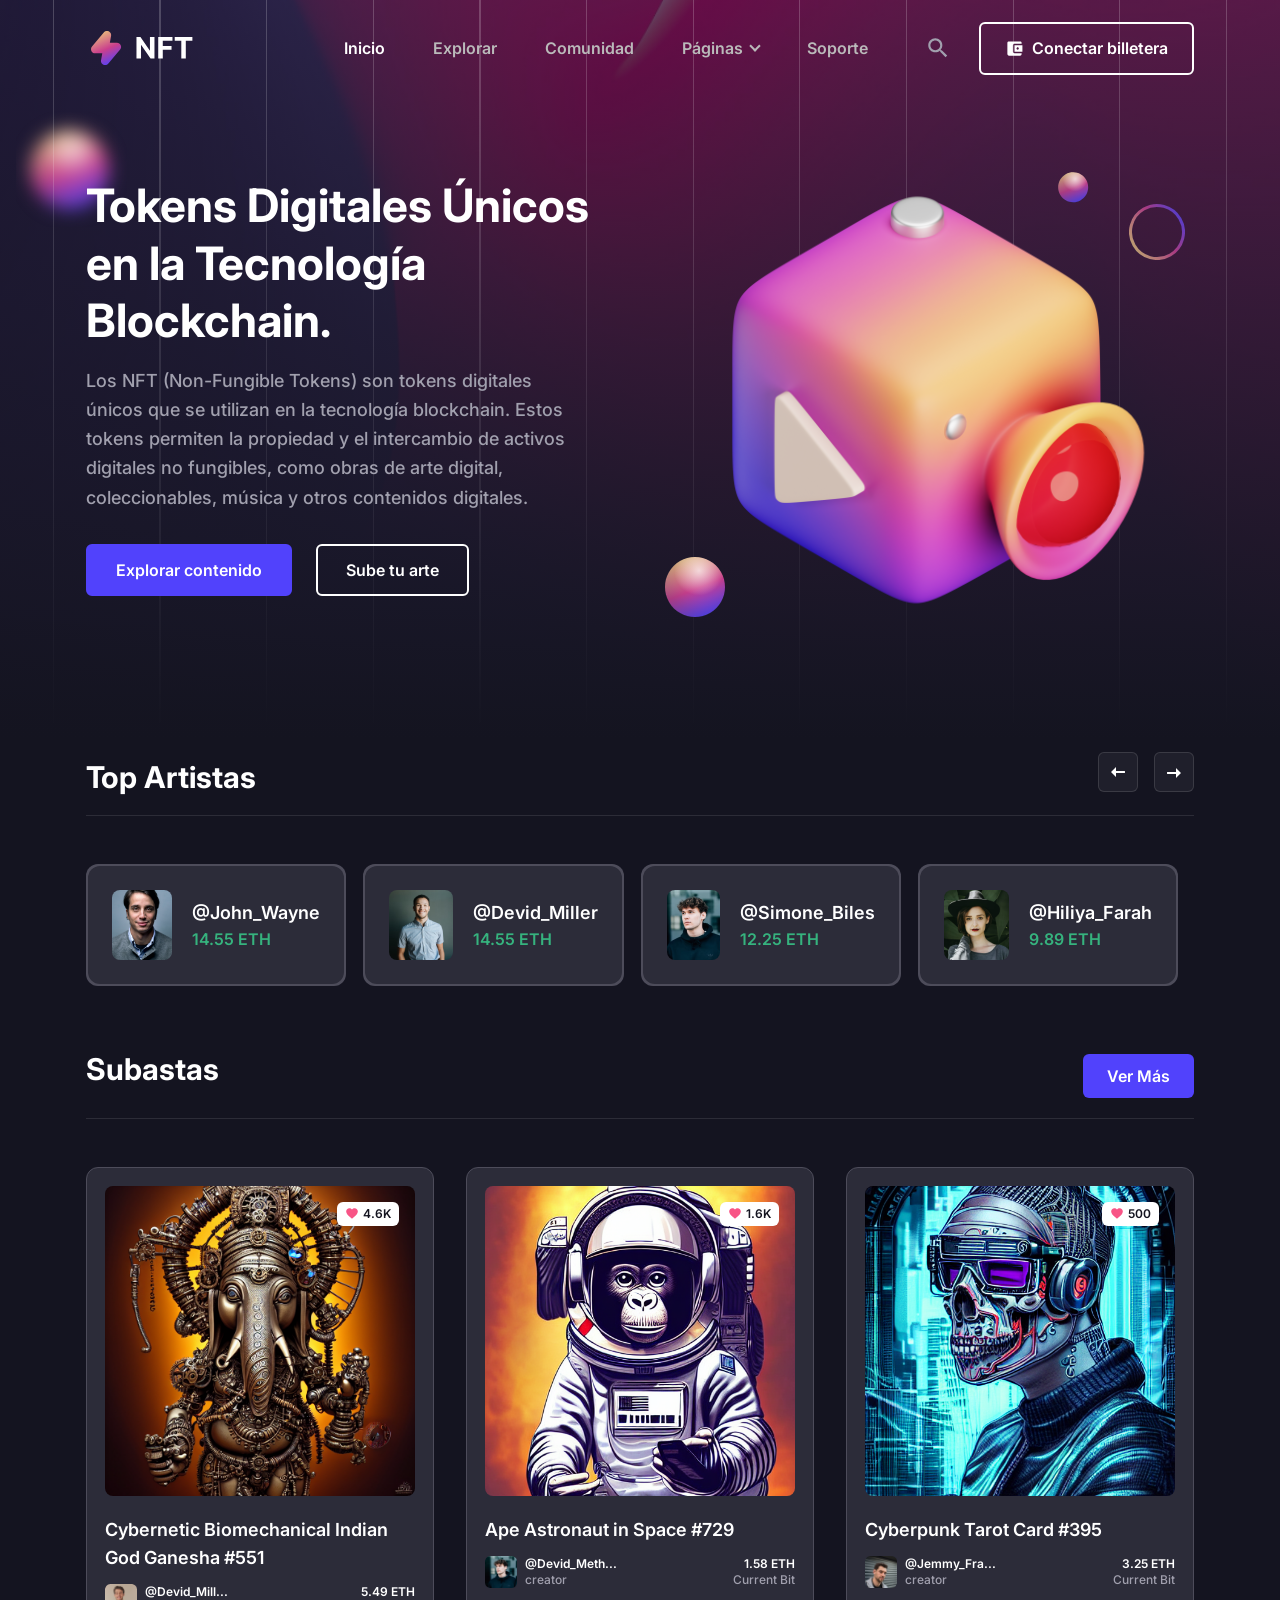
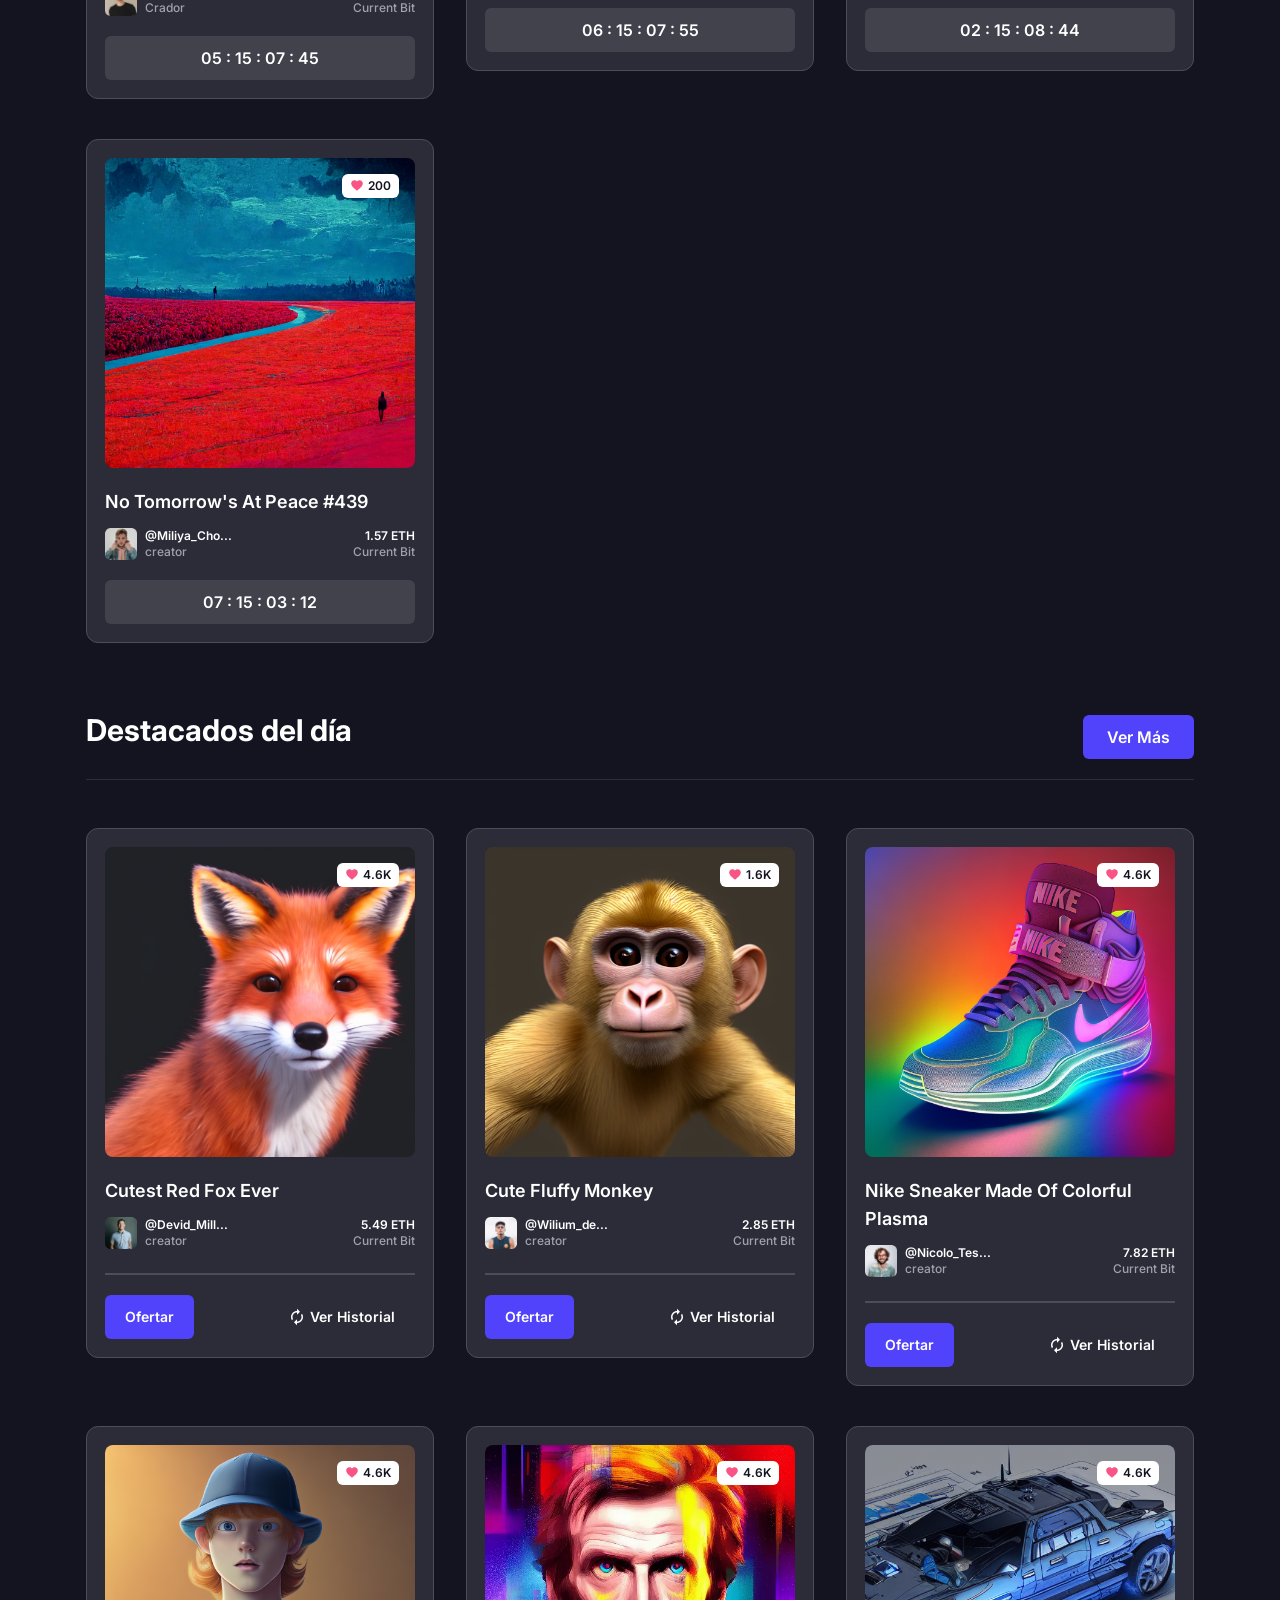
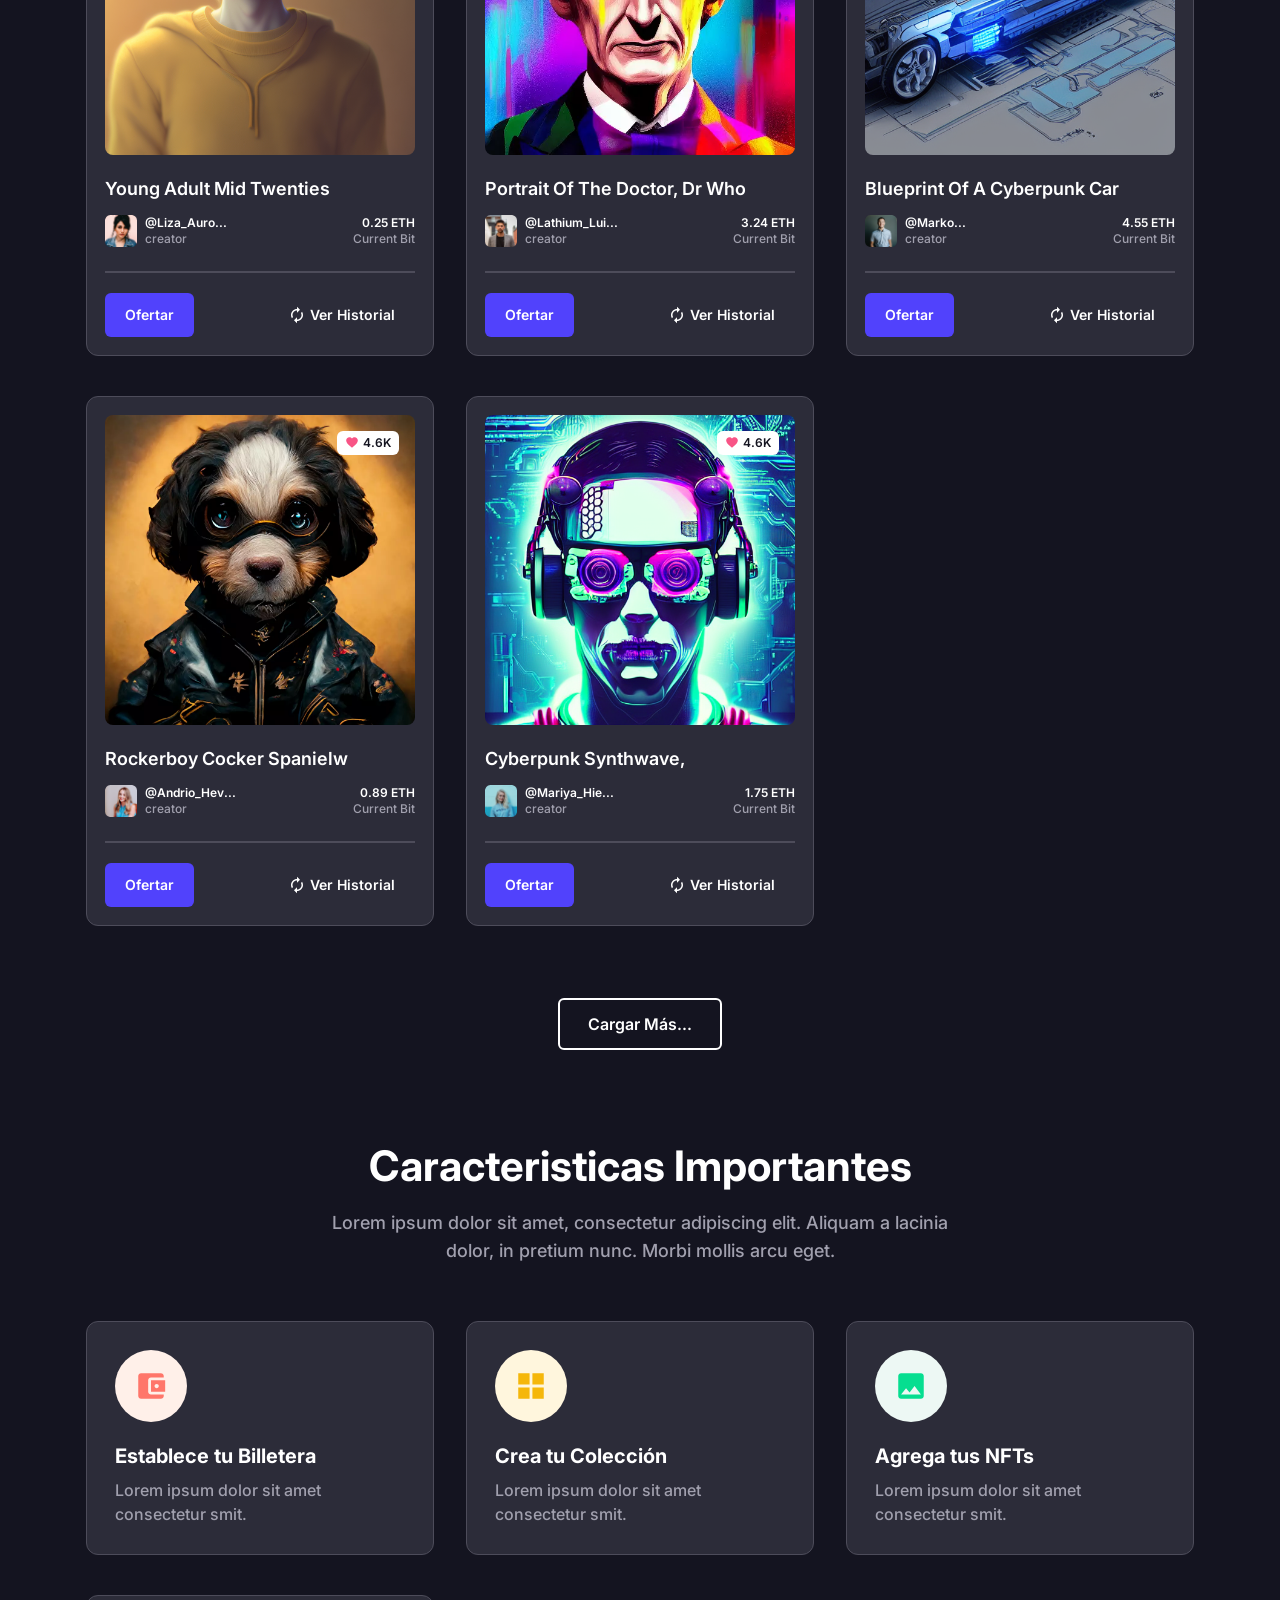
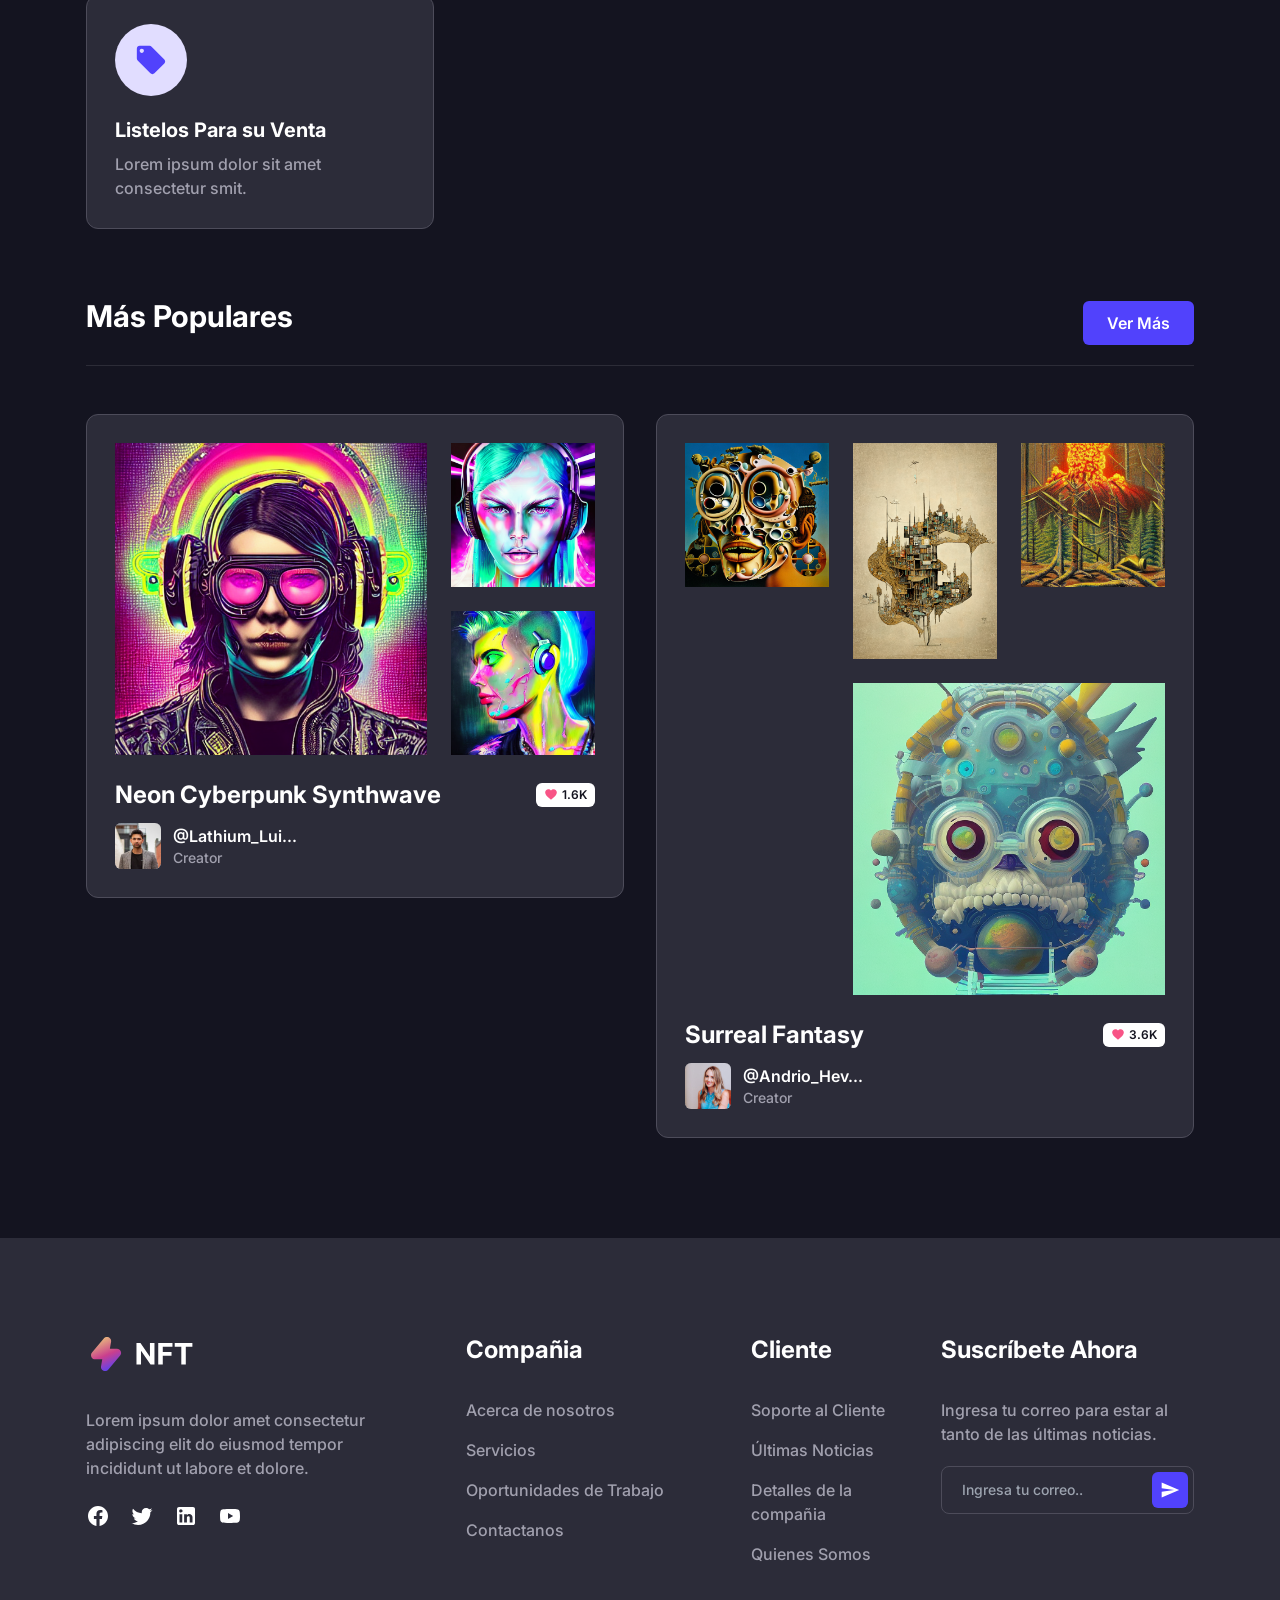
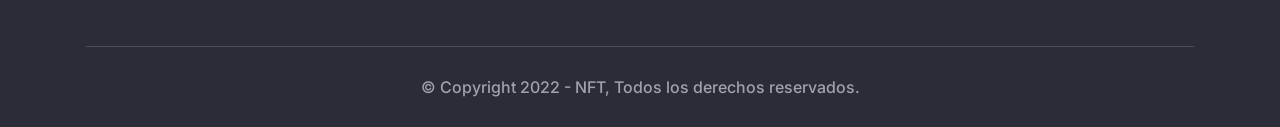
<file: index.html>
<!DOCTYPE html>
<html lang="en">

<head>
  <meta charset="UTF-8" />
  <meta http-equiv="X-UA-Compatible" content="IE=edge" />
  <meta name="viewport" content="width=device-width, initial-scale=1.0" />
  <title>Home - NFT</title>
  <script type="text/javascript" nonce="79deb27c8d864769b9d5f4f479c"
    src="//local.adguard.org?ts=1670956703502&amp;type=content-script&amp;dmn=nft-tailwind.preview.uideck.com&amp;pth=%2F%3Fsearch-button%3D&amp;app=opera.exe&amp;css=3&amp;js=1&amp;rel=1&amp;rji=1&amp;sbe=1&amp;stealth=1&amp;st-push&amp;st-loc&amp;st-dnt&amp;st-1pcttl=4320"></script>
  <script type="text/javascript" nonce="79deb27c8d864769b9d5f4f479c"
    src="//local.adguard.org?ts=1670956703502&amp;name=AdGuard%20Extra&amp;name=AdGuard%20Popup%20Blocker&amp;type=user-script"></script>
  <link rel="shortcut icon" href="images/favicon.png" type="image/x-icon" />

  <link rel="stylesheet" href="css/animate.css" />
  <link rel="stylesheet" href="css/tiny-slider.css" />
  <link rel="stylesheet" href="css/tailwind.css" />
  <script src="js/wow.min.js"></script>
  <script>
    // ===== wow js
    new WOW().init();
  </script>
  <script defer src="./js/alpine.min.js"></script>
</head>

<body class="a0" x-data="
      {
        scrolledFromTop: false
      }
    " x-init="window.pageYOffset >= 50 ? scrolledFromTop = true : scrolledFromTop = false"
  @scroll.window="window.pageYOffset >= 50 ? scrolledFromTop = true : scrolledFromTop = false">

  <header x-data="
        {
          navbarOpen: false,
          submenuOpen: false
        }
      " class="header a1 a2 a3 a4 a5 a6 a7 a8" :class="scrolledFromTop ? 'a9 aa ab ac ad' : ' a9' ">
    <div class="ae">
      <div class="af ag[-16px] a3 a5 ah">
        <div class="ai aj ak">
          <a href="index.html" class="header-logo al a4" :class="scrolledFromTop ? 'am lg:an' : 'ao lg:ap' ">
            <img src="images/logo.svg" alt="logo" class="aq aj" />
          </a>
        </div>
        <div class="a3 a4 a5 ah ak">
          <div>
            <button @click="navbarOpen = !navbarOpen " :class="navbarOpen && 'navbarTogglerActive' " id="navbarToggler"
              name="navbarToggler" aria-label="navbarToggler"
              class="ar as at/2 al au[-50%] av aw ax[6px] ay focus:az lg:aA">
              <span :class="navbarOpen && 'aB aC aD[7px]' " class="af aE[6px] al aF[2px] aG[30px] aH"></span>
              <span :class="navbarOpen && 'aI' " class="af aE[6px] al aF[2px] aG[30px] aH"></span>
              <span :class="navbarOpen && 'aD[-8px] aJ[135deg]' " class="af aE[6px] al aF[2px] aG[30px] aH"></span>
            </button>
            <nav :class="!navbarOpen && 'aA' " id="navbarCollapse"
              class="ar as aK a4 aL[250px] av aM aN lg:aO lg:al lg:a4 lg:aj lg:a6 aP lg:aQ lg:ak lg:aR xl:aS">
              <ul class="aT lg:a3">
                <li class="aU af">
                  <a href="index.html" class="aV a3 an aW aX aZ group-hover:aZ lg:a_ lg:a10 lg:a11 lg:a12">
                    Inicio
                  </a>
                </li>
                <li class="aU af">
                  <a href="explore-items.html"
                    class="aV a3 an aW aX aY[#bababa] group-hover:aZ lg:a_ lg:a13 lg:a10 lg:a11 lg:a12 xl:a14">
                    Explorar
                  </a>
                </li>
                <li class="aU af">
                  <a href="https://www.reddit.com/r/NFT/" target="_blank" rel="nofollow"
                    class="aV a3 an aW aX aY[#bababa] group-hover:aZ lg:a_ lg:a13 lg:a10 lg:a11 lg:a12 xl:a14">
                    Comunidad
                  </a>
                </li>
                <li class="aU submenu-item af">
                  <a href="javascript:void(0)" @click="submenuOpen = !submenuOpen"
                    class="af aV a3 an aW aX aY[#bababa] after:ar after:a15 after:at/2 after:a16[-2px] after:a17 after:a18 after:au[-50%] after:aC after:a19 after:a1a after:a1b group-hover:aZ lg:a_ lg:a13 lg:a10 lg:a11 lg:a1c lg:a1d lg:after:a1e xl:a14">
                    Páginas
                  </a>
                  <div :class="submenuOpen ? 'al' : 'aA' "
                    class="submenu af aK a2 aG[250px] a1f aa a1g a1h[top] a1i group-hover:a1j lg:a1k lg:ar lg:aD[110%] lg:al lg:aI lg:aN lg:group-hover:a1l lg:group-hover:aK">
                    <a href="explore-items.html" class="al a1m ax[10px] ak a1n a1o aY[#bababa] hover:aZ">
                      Explorar contenido
                    </a>
                    <a href="item-details.html" class="al a1m ax[10px] ak a1n a1o aY[#bababa] hover:aZ">
                      Detalles del contenido
                    </a>
                    <a href="create-item.html" class="al a1m ax[10px] ak a1n a1o aY[#bababa] hover:aZ">
                      Crear un contenido
                    </a>
                    <a href="connect-wallet.html" class="al a1m ax[10px] ak a1n a1o aY[#bababa] hover:aZ">
                      Conectar una billetera
                    </a>
                    <a href="support.html" class="al a1m ax[10px] ak a1n a1o aY[#bababa] hover:aZ">
                      Soporte
                    </a>
                    <a href="signin.html" class="al a1m ax[10px] ak a1n a1o aY[#bababa] hover:aZ">
                      Ingresar
                    </a>
                    <a href="signup.html" class="al a1m ax[10px] ak a1n a1o aY[#bababa] hover:aZ">
                      Crear cuenta
                    </a>
                  </div>
                </li>
                <li class="aU af">
                  <a href="support.html"
                    class="aV a3 an aW aX aY[#bababa] group-hover:aZ lg:a_ lg:a13 lg:a10 lg:a11 lg:a12 xl:a14">
                    Soporte
                  </a>
                </li>
              </ul>
            </nav>
          </div>
          <div class="aA a1p a1q sm:a3 lg:a1r">
            <div class="aU af aA md:a3">
              <button class="aP a1s aW aX a1t a7 hover:a1u lg:ak xl:a1s" name="search" aria-label="search">
                <svg width="26" height="26" viewBox="0 0 26 26" fill="none" xmlns="http://www.w3.org/2000/svg">
                  <path
                    d="M10.2917 3.25C12.1592 3.25 13.9503 3.99189 15.2709 5.31246C16.5914 6.63303 17.3333 8.4241 17.3333 10.2917C17.3333 12.0358 16.6942 13.6392 15.6433 14.8742L15.9358 15.1667H16.7917L22.2083 20.5833L20.5833 22.2083L15.1667 16.7917V15.9358L14.8742 15.6433C13.6392 16.6942 12.0358 17.3333 10.2917 17.3333C8.4241 17.3333 6.63303 16.5914 5.31246 15.2709C3.99189 13.9503 3.25 12.1592 3.25 10.2917C3.25 8.4241 3.99189 6.63303 5.31246 5.31246C6.63303 3.99189 8.4241 3.25 10.2917 3.25ZM10.2917 5.41667C7.58333 5.41667 5.41667 7.58333 5.41667 10.2917C5.41667 13 7.58333 15.1667 10.2917 15.1667C13 15.1667 15.1667 13 15.1667 10.2917C15.1667 7.58333 13 5.41667 10.2917 5.41667Z"
                    fill="currentColor" />
                </svg>
              </button>
              <div
                class="a1k ar aD[110%] a1e aG[250px] a1f aa a1v aI a1w group-hover:a1l group-hover:aK group-hover:a1j">
                <form class="a3">
                  <input type="text" placeholder="Buscar..." class="a4 a6 an ak aZ a1x" />
                  <button class="aZ" name="search-button" aria-label="search-button">
                    <svg width="26" height="26" viewBox="0 0 26 26" fill="none" xmlns="http://www.w3.org/2000/svg">
                      <path
                        d="M10.2917 3.25C12.1592 3.25 13.9503 3.99189 15.2709 5.31246C16.5914 6.63303 17.3333 8.4241 17.3333 10.2917C17.3333 12.0358 16.6942 13.6392 15.6433 14.8742L15.9358 15.1667H16.7917L22.2083 20.5833L20.5833 22.2083L15.1667 16.7917V15.9358L14.8742 15.6433C13.6392 16.6942 12.0358 17.3333 10.2917 17.3333C8.4241 17.3333 6.63303 16.5914 5.31246 15.2709C3.99189 13.9503 3.25 12.1592 3.25 10.2917C3.25 8.4241 3.99189 6.63303 5.31246 5.31246C6.63303 3.99189 8.4241 3.25 10.2917 3.25ZM10.2917 5.41667C7.58333 5.41667 5.41667 7.58333 5.41667 10.2917C5.41667 13 7.58333 15.1667 10.2917 15.1667C13 15.1667 15.1667 13 15.1667 10.2917C15.1667 7.58333 13 5.41667 10.2917 5.41667Z"
                        fill="currentColor" />
                    </svg>
                  </button>
                </form>
              </div>
            </div>
            <a href="connect-wallet.html"
              class="a3 a5 a1f a1y a1z aP aS aW aX aZ a7 a1i a1A hover:a1B hover:a1C lg:ak xl:aS">
              <span class="a1D">
                <svg width="19" height="25" viewBox="0 0 23 24" fill="none" xmlns="http://www.w3.org/2000/svg">
                  <path
                    d="M20.125 17.75V18.7083C20.125 19.2167 19.9231 19.7042 19.5636 20.0636C19.2042 20.4231 18.7167 20.625 18.2083 20.625H4.79167C3.72792 20.625 2.875 19.7625 2.875 18.7083V5.29167C2.875 4.78333 3.07693 4.29582 3.43638 3.93638C3.79582 3.57693 4.28334 3.375 4.79167 3.375H18.2083C18.7167 3.375 19.2042 3.57693 19.5636 3.93638C19.9231 4.29582 20.125 4.78333 20.125 5.29167V6.25H11.5C10.4363 6.25 9.58333 7.1125 9.58333 8.16667V15.8333C9.58333 16.3417 9.78527 16.8292 10.1447 17.1886C10.5042 17.5481 10.9917 17.75 11.5 17.75H20.125ZM11.5 15.8333H21.0833V8.16667H11.5V15.8333ZM15.3333 13.4375C14.9521 13.4375 14.5865 13.286 14.3169 13.0165C14.0473 12.7469 13.8958 12.3812 13.8958 12C13.8958 11.6188 14.0473 11.2531 14.3169 10.9835C14.5865 10.714 14.9521 10.5625 15.3333 10.5625C15.7146 10.5625 16.0802 10.714 16.3498 10.9835C16.6194 11.2531 16.7708 11.6188 16.7708 12C16.7708 12.3812 16.6194 12.7469 16.3498 13.0165C16.0802 13.286 15.7146 13.4375 15.3333 13.4375Z"
                    fill="white" />
                </svg>
              </span>
              Conectar billetera
            </a>
          </div>
        </div>
      </div>
    </div>
  </header>


  <section id="home" class="af a2o a2p a38 a39 a3a a1E[150px] a1F"
    style="background-image: url('./images/hero/common-bg.jpg')">
    <div class="ar a2 a1 a3b a30 a4" style="
          background: linear-gradient(
            180deg,
            rgba(20, 20, 32, 0.65) 0%,
            #141420 100%
          );
        "></div>
    <div class="ae">
      <div class="a1R a3 a1S a5">
        <div class="a4 ak lg:a1T/2">
          <div class="a2w aL[570px] lg:a2x">
            <h1 class="a1M aY[40px] a1O a1P aZ md:aY[50px] lg:aY[40px] xl:aY[46px] 2xl:aY[50px] sm:text-[46px]">
              Tokens Digitales Únicos en la Tecnología Blockchain.
            </h1>
            <p class="a2e a1Q a1o a3c a1t md:a3d">
              Los NFT (Non-Fungible Tokens) son tokens digitales únicos que se utilizan en la tecnología blockchain.
              Estos tokens permiten la propiedad y el intercambio de activos digitales no fungibles, como obras de arte digital, coleccionables, música y otros contenidos digitales.
            </p>
            <div class="flex flex-wrap items-center">
              <a href="explore-items.html" class="a2c a1Y a10 a5 a1Z a1f a1y a1B a1C aP a1s aW aX aZ a1w hover:a36">
                Explorar contenido
              </a>
              <a href="create-item.html" class="a1Y a10 a5 a1Z a1f a1y a1z aP a1s aW aX aZ a1w hover:a1B hover:a1C">
                Sube tu arte
              </a>
            </div>
          </div>
        </div>
        <div class="a4 ak lg:a1T/2">
          <div class="a1L">
            <img src="images/hero/hero-image.svg" alt="hero image" class="a1J aj" />
          </div>
        </div>
      </div>
    </div>
    <div>
      <span class="ar a3e a3f a3b">
        <svg width="111" height="115" viewBox="0 0 111 115" fill="none" xmlns="http://www.w3.org/2000/svg">
          <g filter="url(#filter0_f_21_53)">
            <g filter="url(#filter1_i_21_53)">
              <path fill-rule="evenodd" clip-rule="evenodd"
                d="M73.287 91.7144C92.1417 80.8286 98.5953 56.729 87.7122 37.8789C76.8291 19.0288 52.7314 12.568 33.8767 23.4537C15.0312 34.3342 8.56843 58.4391 19.4515 77.2892C30.3346 96.1393 54.4415 102.595 73.287 91.7144Z"
                fill="url(#paint0_linear_21_53)" />
            </g>
            <path opacity="0.7" fill-rule="evenodd" clip-rule="evenodd"
              d="M69.4961 86.3067C86.2379 76.6408 91.9683 55.2418 82.3048 38.5041C72.6412 21.7663 51.244 16.0295 34.5021 25.6954C17.7685 35.3566 12.0299 56.7603 21.6934 73.498C31.357 90.2358 52.7625 95.9679 69.4961 86.3067Z"
              fill="url(#paint1_radial_21_53)" />
          </g>
          <defs>
            <filter id="filter0_f_21_53" x="-3.83423" y="0.165771" width="114.834" height="114.834"
              filterUnits="userSpaceOnUse" color-interpolation-filters="sRGB">
              <feFlood flood-opacity="0" result="BackgroundImageFix" />
              <feBlend mode="normal" in="SourceGraphic" in2="BackgroundImageFix" result="shape" />
              <feGaussianBlur stdDeviation="9" result="effect1_foregroundBlur_21_53" />
            </filter>
            <filter id="filter1_i_21_53" x="14.1658" y="10.1658" width="86.8342" height="86.8342"
              filterUnits="userSpaceOnUse" color-interpolation-filters="sRGB">
              <feFlood flood-opacity="0" result="BackgroundImageFix" />
              <feBlend mode="normal" in="SourceGraphic" in2="BackgroundImageFix" result="shape" />
              <feColorMatrix in="SourceAlpha" type="matrix" values="0 0 0 0 0 0 0 0 0 0 0 0 0 0 0 0 0 0 127 0"
                result="hardAlpha" />
              <feOffset dx="8" dy="-8" />
              <feGaussianBlur stdDeviation="10" />
              <feComposite in2="hardAlpha" operator="arithmetic" k2="-1" k3="1" />
              <feColorMatrix type="matrix" values="0 0 0 0 0.168627 0 0 0 0 0.168627 0 0 0 0 0.321569 0 0 0 0.25 0" />
              <feBlend mode="normal" in2="shape" result="effect1_innerShadow_21_53" />
            </filter>
            <linearGradient id="paint0_linear_21_53" x1="31.6878" y1="19.1263" x2="63.3007" y2="99.1224"
              gradientUnits="userSpaceOnUse">
              <stop stop-color="#EBC77A" />
              <stop offset="0.541667" stop-color="#CA3F8D" />
              <stop offset="1" stop-color="#5142FC" />
            </linearGradient>
            <radialGradient id="paint1_radial_21_53" cx="0" cy="0" r="1" gradientUnits="userSpaceOnUse"
              gradientTransform="translate(56.6039 36.9093) rotate(63.4349) scale(29.0091)">
              <stop stop-color="white" />
              <stop offset="1" stop-color="white" stop-opacity="0" />
            </radialGradient>
          </defs>
        </svg>
      </span>
      <div class="ar a2 a1 a3b a3 a30 a4 a3g a3h">
        <span class="a30 aG[1.1px] a3i a3j a3k aA lg:a3">
        </span>
        <span class="a30 aG[1.1px] a3i a3j a3k aA lg:a3">
        </span>
        <span class="a30 aG[1.1px] a3i a3j a3k aA lg:a3">
        </span>
        <span class="a30 aG[1.1px] a3i a3j a3k aA md:a3">
        </span>
        <span class="a30 aG[1.1px] a3i a3j a3k aA md:a3">
        </span>
        <span class="a30 aG[1.1px] a3i a3j a3k aA md:a3">
        </span>
        <span class="a30 aG[1.1px] a3i a3j a3k">
        </span>
        <span class="a30 aG[1.1px] a3i a3j a3k">
        </span>
        <span class="a30 aG[1.1px] a3i a3j a3k">
        </span>
        <span class="a30 aG[1.1px] a3i a3j a3k">
        </span>
        <span class="a30 aG[1.1px] a3i a3j a3k">
        </span>
        <span class="a30 aG[1.1px] a3i a3j a3k">
        </span>
      </div>
    </div>
  </section>


  <section class="a35">
    <div class="ae">
      <div class="a2w a3l a1z a3m">
        <div class="a1R a3">
          <div class="a4 ak">
            <h2 class="a1Y a3n a1O aZ">
              Top Artistas
            </h2>
          </div>
        </div>
      </div>
      <div class="af">
        <div class="artists-slider a1R a3 a1S">
          <div class="a4 ak md:a1T/2 xl:a1T/3 2xl:a1T/4">
            <div class="gradient-bg a1Y a1V a2T[2px]">
              <div class="a3 a5 a1V aM a3o">
                <div class="a2c aF[70px] a4 aL[70px] a2p av">
                  <img src="images/artists/image-06.jpg" alt="artists" class="a30 a4 a31 a32" />
                </div>
                <div class="a4">
                  <h3 class="a2E a1Q aX aZ">
                    @John_Wayne
                  </h3>
                  <span class="aW aX a3p">
                    14.55 ETH
                  </span>
                </div>
              </div>
            </div>
          </div>
          <div class="a4 ak md:a1T/2 xl:a1T/3 2xl:a1T/4">
            <div class="gradient-bg a1Y a1V a2T[2px]">
              <div class="a3 a5 a1V aM a3o">
                <div class="a2c aF[70px] a4 aL[70px] a2p av">
                  <img src="images/artists/image-01.png" alt="artists" class="a30 a4 a31 a32" />
                </div>
                <div class="a4">
                  <h3 class="a2E a1Q aX aZ">
                    @Devid_Miller
                  </h3>
                  <span class="aW aX a3p">
                    14.55 ETH
                  </span>
                </div>
              </div>
            </div>
          </div>
          <div class="a4 ak md:a1T/2 xl:a1T/3 2xl:a1T/4">
            <div class="gradient-bg a1Y a1V a2T[2px]">
              <div class="a3 a5 a1V aM a3o">
                <div class="a2c aF[70px] a4 aL[70px] a2p av">
                  <img src="images/artists/image-02.png" alt="artists" class="a30 a4 a31 a32" />
                </div>
                <div class="a4">
                  <h3 class="a2E a1Q aX aZ">
                    @Simone_Biles
                  </h3>
                  <span class="aW aX a3p">
                    12.25 ETH
                  </span>
                </div>
              </div>
            </div>
          </div>
          <div class="a4 ak md:a1T/2 xl:a1T/3 2xl:a1T/4">
            <div class="gradient-bg a1Y a1V a2T[2px]">
              <div class="a3 a5 a1V aM a3o">
                <div class="a2c aF[70px] a4 aL[70px] a2p av">
                  <img src="images/artists/image-03.png" alt="artists" class="a30 a4 a31 a32" />
                </div>
                <div class="a4">
                  <h3 class="a2E a1Q aX aZ">
                    @Hiliya_Farah
                  </h3>
                  <span class="aW aX a3p">
                    9.89 ETH
                  </span>
                </div>
              </div>
            </div>
          </div>
          <div class="a4 ak md:a1T/2 xl:a1T/3 2xl:a1T/4">
            <div class="gradient-bg a1Y a1V a2T[2px]">
              <div class="a3 a5 a1V aM a3o">
                <div class="a2c aF[70px] a4 aL[70px] a2p av">
                  <img src="images/artists/image-04.png" alt="artists" class="a30 a4 a31 a32" />
                </div>
                <div class="a4">
                  <h3 class="a2E a1Q aX aZ">
                    @Wilium_Dev
                  </h3>
                  <span class="aW aX a3p">
                    2.09 ETH
                  </span>
                </div>
              </div>
            </div>
          </div>
        </div>
      </div>
    </div>
  </section>


  <section class="a3q">
    <div class="ae">
      <div class="a2w a3l a1z a3m">
        <div class="ah sm:a3">
          <h2 class="a1M a3n a1O a3r aZ">
            Subastas
          </h2>
          <a href="javascript:void(0)" class="a1Y a10 a5 a1Z a1f a1C ax[10px] aS aW aX aZ a1w hover:a36">
            Ver Más
          </a>
        </div>
      </div>
      <div class="a1R a3 a1S">
        <div class="a4 ak md:a1T/2 lg:a1T/3 2xl:a1T/4">
          <div class="a1U a1V a1W a1G aM a2T[18px]">
            <div class="af a1Y a2p av">
              <img src="images/NFTs/out-0.png" alt="auctions" class="a4" />
              <button class="ar as a2U a10 a5 a1f aH a2V a2W">
                <svg width="14" height="14" viewBox="0 0 14 14" fill="none" xmlns="http://www.w3.org/2000/svg">
                  <path
                    d="M6.99999 11.8709L6.15416 11.1009C3.14999 8.37675 1.16666 6.57425 1.16666 4.37508C1.16666 2.57258 2.57832 1.16675 4.37499 1.16675C5.38999 1.16675 6.36416 1.63925 6.99999 2.38008C7.63582 1.63925 8.60999 1.16675 9.62499 1.16675C11.4217 1.16675 12.8333 2.57258 12.8333 4.37508C12.8333 6.57425 10.85 8.37675 7.84582 11.1009L6.99999 11.8709Z"
                    fill="#F85486" />
                </svg>
                <span class="a2X a2Y aX a23">
                  4.6K
                </span>
              </button>
            </div>
            <div>
              <h3>
                <a href="javascript:void(0)" class="a2D a2a a1Q aX aZ hover:a1u">
                  Cybernetic Biomechanical Indian God Ganesha #551
                </a>
              </h3>
              <div class="a1Y a3 a5 ah">
                <div class="a4">
                  <div class="a3 a5">
                    <div class="a2Z a2_ a4 aL[32px] a1f">
                      <img src="images/auctions/creator-01.png" alt="creator" class="a30 a4 a31 a32" />
                    </div>
                    <div class="a4">
                      <h4 class="a2Y aX aZ">
                        @Devid_Mill...
                        <span class="al a2Y a1o a1t">
                          Crador
                        </span>
                      </h4>
                    </div>
                  </div>
                </div>
                <div class="a4">
                  <h5 class="a33 a2Y aX aZ">
                    5.49 ETH
                    <span class="al a2Y a1o a1t">
                      Current Bit
                    </span>
                  </h5>
                </div>
              </div>
              <div class="a3 a5 a1Z a1f aH a3s a2T[10px] aW aX aZ">
                05 : 15 : 07 : 45
              </div>
            </div>
          </div>
        </div>
        <div class="a4 ak md:a1T/2 lg:a1T/3 2xl:a1T/4">
          <div class="a1U a1V a1W a1G aM a2T[18px]">
            <div class="af a1Y a2p av">
              <img src="images/NFTs/out-1.png" alt="auctions" class="a4" />
              <button class="ar as a2U a10 a5 a1f aH a2V a2W">
                <svg width="14" height="14" viewBox="0 0 14 14" fill="none" xmlns="http://www.w3.org/2000/svg">
                  <path
                    d="M6.99999 11.8709L6.15416 11.1009C3.14999 8.37675 1.16666 6.57425 1.16666 4.37508C1.16666 2.57258 2.57832 1.16675 4.37499 1.16675C5.38999 1.16675 6.36416 1.63925 6.99999 2.38008C7.63582 1.63925 8.60999 1.16675 9.62499 1.16675C11.4217 1.16675 12.8333 2.57258 12.8333 4.37508C12.8333 6.57425 10.85 8.37675 7.84582 11.1009L6.99999 11.8709Z"
                    fill="#F85486" />
                </svg>
                <span class="a2X a2Y aX a23">
                  1.6K
                </span>
              </button>
            </div>
            <div>
              <h3>
                <a href="javascript:void(0)" class="a2D a2a a1Q aX aZ hover:a1u">
                  Ape Astronaut in Space #729
                </a>
              </h3>
              <div class="a1Y a3 a5 ah">
                <div class="a4">
                  <div class="a3 a5">
                    <div class="a2Z a2_ a4 aL[32px] a1f">
                      <img src="images/auctions/creator-02.png" alt="creator" class="a30 a4 a31 a32" />
                    </div>
                    <div class="a4">
                      <h4 class="a2Y aX aZ">
                        @Devid_Meth...
                        <span class="al a2Y a1o a1t">
                          creator
                        </span>
                      </h4>
                    </div>
                  </div>
                </div>
                <div class="a4">
                  <h5 class="a33 a2Y aX aZ">
                    1.58 ETH
                    <span class="al a2Y a1o a1t">
                      Current Bit
                    </span>
                  </h5>
                </div>
              </div>
              <div class="a3 a5 a1Z a1f aH a3s a2T[10px] aW aX aZ">
                06 : 15 : 07 : 55
              </div>
            </div>
          </div>
        </div>
        <div class="a4 ak md:a1T/2 lg:a1T/3 2xl:a1T/4">
          <div class="a1U a1V a1W a1G aM a2T[18px]">
            <div class="af a1Y a2p av">
              <img src="images/NFTs/out-2.png" alt="auctions" class="a4" />
              <button class="ar as a2U a10 a5 a1f aH a2V a2W">
                <svg width="14" height="14" viewBox="0 0 14 14" fill="none" xmlns="http://www.w3.org/2000/svg">
                  <path
                    d="M6.99999 11.8709L6.15416 11.1009C3.14999 8.37675 1.16666 6.57425 1.16666 4.37508C1.16666 2.57258 2.57832 1.16675 4.37499 1.16675C5.38999 1.16675 6.36416 1.63925 6.99999 2.38008C7.63582 1.63925 8.60999 1.16675 9.62499 1.16675C11.4217 1.16675 12.8333 2.57258 12.8333 4.37508C12.8333 6.57425 10.85 8.37675 7.84582 11.1009L6.99999 11.8709Z"
                    fill="#F85486" />
                </svg>
                <span class="a2X a2Y aX a23">
                  500
                </span>
              </button>
            </div>
            <div>
              <h3>
                <a href="javascript:void(0)" class="a2D a2a a1Q aX aZ hover:a1u">
                  Cyberpunk Tarot Card #395
                </a>
              </h3>
              <div class="a1Y a3 a5 ah">
                <div class="a4">
                  <div class="a3 a5">
                    <div class="a2Z a2_ a4 aL[32px] a1f">
                      <img src="images/auctions/creator-03.png" alt="creator" class="a30 a4 a31 a32" />
                    </div>
                    <div class="a4">
                      <h4 class="a2Y aX aZ">
                        @Jemmy_Fra...
                        <span class="al a2Y a1o a1t">
                          creator
                        </span>
                      </h4>
                    </div>
                  </div>
                </div>
                <div class="a4">
                  <h5 class="a33 a2Y aX aZ">
                    3.25 ETH
                    <span class="al a2Y a1o a1t">
                      Current Bit
                    </span>
                  </h5>
                </div>
              </div>
              <div class="a3 a5 a1Z a1f aH a3s a2T[10px] aW aX aZ">
                02 : 15 : 08 : 44
              </div>
            </div>
          </div>
        </div>
        <div class="a4 ak md:a1T/2 lg:a1T/3 2xl:a1T/4">
          <div class="a1U a1V a1W a1G aM a2T[18px]">
            <div class="af a1Y a2p av">
              <img src="images/NFTs/out-3.png" alt="auctions" class="a4" />
              <button class="ar as a2U a10 a5 a1f aH a2V a2W">
                <svg width="14" height="14" viewBox="0 0 14 14" fill="none" xmlns="http://www.w3.org/2000/svg">
                  <path
                    d="M6.99999 11.8709L6.15416 11.1009C3.14999 8.37675 1.16666 6.57425 1.16666 4.37508C1.16666 2.57258 2.57832 1.16675 4.37499 1.16675C5.38999 1.16675 6.36416 1.63925 6.99999 2.38008C7.63582 1.63925 8.60999 1.16675 9.62499 1.16675C11.4217 1.16675 12.8333 2.57258 12.8333 4.37508C12.8333 6.57425 10.85 8.37675 7.84582 11.1009L6.99999 11.8709Z"
                    fill="#F85486" />
                </svg>
                <span class="a2X a2Y aX a23">
                  200
                </span>
              </button>
            </div>
            <div>
              <h3>
                <a href="javascript:void(0)" class="a2D a2a a1Q aX aZ hover:a1u">
                  No Tomorrow's At Peace #439
                </a>
              </h3>
              <div class="a1Y a3 a5 ah">
                <div class="a4">
                  <div class="a3 a5">
                    <div class="a2Z a2_ a4 aL[32px] a1f">
                      <img src="images/auctions/creator-04.png" alt="creator" class="a30 a4 a31 a32" />
                    </div>
                    <div class="a4">
                      <h4 class="a2Y aX aZ">
                        @Miliya_Cho...
                        <span class="al a2Y a1o a1t">
                          creator
                        </span>
                      </h4>
                    </div>
                  </div>
                </div>
                <div class="a4">
                  <h5 class="a33 a2Y aX aZ">
                    1.57 ETH
                    <span class="al a2Y a1o a1t">
                      Current Bit
                    </span>
                  </h5>
                </div>
              </div>
              <div class="a3 a5 a1Z a1f aH a3s a2T[10px] aW aX aZ">
                07 : 15 : 03 : 12
              </div>
            </div>
          </div>
        </div>
      </div>
    </div>
  </section>


  <section class="a2L">
    <div class="ae">
      <div class="a2w a3l a1z a3m">
        <div class="ah sm:a3">
          <h2 class="a1M a3n a1O a3r aZ">
            Destacados del día
          </h2>
          <a href="javascript:void(0)" class="a1Y a10 a5 a1Z a1f a1C ax[10px] aS aW aX aZ a1w hover:a36">
            Ver Más
          </a>
        </div>
      </div>
      <div class="a1R a3 a1S">
        <div class="a4 ak md:a1T/2 lg:a1T/3 2xl:a1T/4">
          <div class="a1U a1V a1W a1G aM a2T[18px]">
            <div class="af a1Y a2p av">
              <img src="images/NFTs/out-4.png" alt="auctions" class="a4" />
              <button class="ar as a2U a10 a5 a1f aH a2V a2W">
                <svg width="14" height="14" viewBox="0 0 14 14" fill="none" xmlns="http://www.w3.org/2000/svg">
                  <path
                    d="M6.99999 11.8709L6.15416 11.1009C3.14999 8.37675 1.16666 6.57425 1.16666 4.37508C1.16666 2.57258 2.57832 1.16675 4.37499 1.16675C5.38999 1.16675 6.36416 1.63925 6.99999 2.38008C7.63582 1.63925 8.60999 1.16675 9.62499 1.16675C11.4217 1.16675 12.8333 2.57258 12.8333 4.37508C12.8333 6.57425 10.85 8.37675 7.84582 11.1009L6.99999 11.8709Z"
                    fill="#F85486" />
                </svg>
                <span class="a2X a2Y aX a23">
                  4.6K
                </span>
              </button>
            </div>
            <div>
              <h3>
                <a href="javascript:void(0)" class="a2D a2a a1Q aX aZ hover:a1u">
                  Cutest Red Fox Ever
                </a>
              </h3>
              <div class="a2b a3 a5 ah">
                <div class="a4">
                  <div class="a3 a5">
                    <div class="a2Z a2_ a4 aL[32px] a1f">
                      <img src="images/picks/creator-01.png" alt="creator" class="a30 a4 a31 a32" />
                    </div>
                    <div class="a4">
                      <h4 class="a2Y aX aZ">
                        @Devid_Mill...
                        <span class="al a2Y a1o a1t">
                          creator
                        </span>
                      </h4>
                    </div>
                  </div>
                </div>
                <div class="a4">
                  <h5 class="a33 a2Y aX aZ">
                    5.49 ETH
                    <span class="al a2Y a1o a1t">
                      Current Bit
                    </span>
                  </h5>
                </div>
              </div>
              <div class="a3 a5 ah a34 a1G a35">
                <a href="javascript:void(0)" class="a3 a5 a1Z a1f a1C aP ak a1n aX aZ a1w hover:a36 sm:a2u">
                  Ofertar
                </a>
                <a href="javascript:void(0)" class="a3 a5 a1Z a1f aP ak a1n aX aZ hover:a1u sm:a2u">
                  <span class="a37">
                    <svg width="18" height="18" viewBox="0 0 18 18" fill="none" xmlns="http://www.w3.org/2000/svg">
                      <path
                        d="M9 4.5V6.75L12 3.75L9 0.75V3C7.4087 3 5.88258 3.63214 4.75736 4.75736C3.63214 5.88258 3 7.4087 3 9C3 10.1775 3.345 11.2725 3.93 12.195L5.025 11.1C4.6875 10.4775 4.5 9.75 4.5 9C4.5 7.80653 4.97411 6.66193 5.81802 5.81802C6.66193 4.97411 7.80652 4.5 9 4.5ZM14.07 5.805L12.975 6.9C13.305 7.53 13.5 8.25 13.5 9C13.5 10.1935 13.0259 11.3381 12.182 12.182C11.3381 13.0259 10.1935 13.5 9 13.5V11.25L6 14.25L9 17.25V15C10.5913 15 12.1174 14.3679 13.2426 13.2426C14.3679 12.1174 15 10.5913 15 9C15 7.8225 14.655 6.7275 14.07 5.805Z"
                        fill="currentColor" />
                    </svg>
                  </span>
                  Ver Historial
                </a>
              </div>
            </div>
          </div>
        </div>
        <div class="a4 ak md:a1T/2 lg:a1T/3 2xl:a1T/4">
          <div class="a1U a1V a1W a1G aM a2T[18px]">
            <div class="af a1Y a2p av">
              <img src="images/NFTs/out-5.png" alt="auctions" class="a4" />
              <button class="ar as a2U a10 a5 a1f aH a2V a2W">
                <svg width="14" height="14" viewBox="0 0 14 14" fill="none" xmlns="http://www.w3.org/2000/svg">
                  <path
                    d="M6.99999 11.8709L6.15416 11.1009C3.14999 8.37675 1.16666 6.57425 1.16666 4.37508C1.16666 2.57258 2.57832 1.16675 4.37499 1.16675C5.38999 1.16675 6.36416 1.63925 6.99999 2.38008C7.63582 1.63925 8.60999 1.16675 9.62499 1.16675C11.4217 1.16675 12.8333 2.57258 12.8333 4.37508C12.8333 6.57425 10.85 8.37675 7.84582 11.1009L6.99999 11.8709Z"
                    fill="#F85486" />
                </svg>
                <span class="a2X a2Y aX a23">
                  1.6K
                </span>
              </button>
            </div>
            <div>
              <h3>
                <a href="javascript:void(0)" class="a2D a2a a1Q aX aZ hover:a1u">
                  Cute Fluffy Monkey
                </a>
              </h3>
              <div class="a2b a3 a5 ah">
                <div class="a4">
                  <div class="a3 a5">
                    <div class="a2Z a2_ a4 aL[32px] a1f">
                      <img src="images/picks/creator-02.png" alt="creator" class="a30 a4 a31 a32" />
                    </div>
                    <div class="a4">
                      <h4 class="a2Y aX aZ">
                        @Wilium_de...
                        <span class="al a2Y a1o a1t">
                          creator
                        </span>
                      </h4>
                    </div>
                  </div>
                </div>
                <div class="a4">
                  <h5 class="a33 a2Y aX aZ">
                    2.85 ETH
                    <span class="al a2Y a1o a1t">
                      Current Bit
                    </span>
                  </h5>
                </div>
              </div>
              <div class="a3 a5 ah a34 a1G a35">
                <a href="javascript:void(0)" class="a3 a5 a1Z a1f a1C aP ak a1n aX aZ a1w hover:a36 sm:a2u">
                  Ofertar
                </a>
                <a href="javascript:void(0)" class="a3 a5 a1Z a1f aP ak a1n aX aZ hover:a1u sm:a2u">
                  <span class="a37">
                    <svg width="18" height="18" viewBox="0 0 18 18" fill="none" xmlns="http://www.w3.org/2000/svg">
                      <path
                        d="M9 4.5V6.75L12 3.75L9 0.75V3C7.4087 3 5.88258 3.63214 4.75736 4.75736C3.63214 5.88258 3 7.4087 3 9C3 10.1775 3.345 11.2725 3.93 12.195L5.025 11.1C4.6875 10.4775 4.5 9.75 4.5 9C4.5 7.80653 4.97411 6.66193 5.81802 5.81802C6.66193 4.97411 7.80652 4.5 9 4.5ZM14.07 5.805L12.975 6.9C13.305 7.53 13.5 8.25 13.5 9C13.5 10.1935 13.0259 11.3381 12.182 12.182C11.3381 13.0259 10.1935 13.5 9 13.5V11.25L6 14.25L9 17.25V15C10.5913 15 12.1174 14.3679 13.2426 13.2426C14.3679 12.1174 15 10.5913 15 9C15 7.8225 14.655 6.7275 14.07 5.805Z"
                        fill="currentColor" />
                    </svg>
                  </span>
                  Ver Historial
                </a>
              </div>
            </div>
          </div>
        </div>
        <div class="a4 ak md:a1T/2 lg:a1T/3 2xl:a1T/4">
          <div class="a1U a1V a1W a1G aM a2T[18px]">
            <div class="af a1Y a2p av">
              <img src="images/NFTs/out-6.png" alt="auctions" class="a4" />
              <button class="ar as a2U a10 a5 a1f aH a2V a2W">
                <svg width="14" height="14" viewBox="0 0 14 14" fill="none" xmlns="http://www.w3.org/2000/svg">
                  <path
                    d="M6.99999 11.8709L6.15416 11.1009C3.14999 8.37675 1.16666 6.57425 1.16666 4.37508C1.16666 2.57258 2.57832 1.16675 4.37499 1.16675C5.38999 1.16675 6.36416 1.63925 6.99999 2.38008C7.63582 1.63925 8.60999 1.16675 9.62499 1.16675C11.4217 1.16675 12.8333 2.57258 12.8333 4.37508C12.8333 6.57425 10.85 8.37675 7.84582 11.1009L6.99999 11.8709Z"
                    fill="#F85486" />
                </svg>
                <span class="a2X a2Y aX a23">
                  4.6K
                </span>
              </button>
            </div>
            <div>
              <h3>
                <a href="javascript:void(0)" class="a2D a2a a1Q aX aZ hover:a1u">
                  Nike Sneaker Made Of Colorful Plasma
                </a>
              </h3>
              <div class="a2b a3 a5 ah">
                <div class="a4">
                  <div class="a3 a5">
                    <div class="a2Z a2_ a4 aL[32px] a1f">
                      <img src="images/picks/creator-03.png" alt="creator" class="a30 a4 a31 a32" />
                    </div>
                    <div class="a4">
                      <h4 class="a2Y aX aZ">
                        @Nicolo_Tes...
                        <span class="al a2Y a1o a1t">
                          creator
                        </span>
                      </h4>
                    </div>
                  </div>
                </div>
                <div class="a4">
                  <h5 class="a33 a2Y aX aZ">
                    7.82 ETH
                    <span class="al a2Y a1o a1t">
                      Current Bit
                    </span>
                  </h5>
                </div>
              </div>
              <div class="a3 a5 ah a34 a1G a35">
                <a href="javascript:void(0)" class="a3 a5 a1Z a1f a1C aP ak a1n aX aZ a1w hover:a36 sm:a2u">
                  Ofertar
                </a>
                <a href="javascript:void(0)" class="a3 a5 a1Z a1f aP ak a1n aX aZ hover:a1u sm:a2u">
                  <span class="a37">
                    <svg width="18" height="18" viewBox="0 0 18 18" fill="none" xmlns="http://www.w3.org/2000/svg">
                      <path
                        d="M9 4.5V6.75L12 3.75L9 0.75V3C7.4087 3 5.88258 3.63214 4.75736 4.75736C3.63214 5.88258 3 7.4087 3 9C3 10.1775 3.345 11.2725 3.93 12.195L5.025 11.1C4.6875 10.4775 4.5 9.75 4.5 9C4.5 7.80653 4.97411 6.66193 5.81802 5.81802C6.66193 4.97411 7.80652 4.5 9 4.5ZM14.07 5.805L12.975 6.9C13.305 7.53 13.5 8.25 13.5 9C13.5 10.1935 13.0259 11.3381 12.182 12.182C11.3381 13.0259 10.1935 13.5 9 13.5V11.25L6 14.25L9 17.25V15C10.5913 15 12.1174 14.3679 13.2426 13.2426C14.3679 12.1174 15 10.5913 15 9C15 7.8225 14.655 6.7275 14.07 5.805Z"
                        fill="currentColor" />
                    </svg>
                  </span>
                  Ver Historial
                </a>
              </div>
            </div>
          </div>
        </div>
        <div class="a4 ak md:a1T/2 lg:a1T/3 2xl:a1T/4">
          <div class="a1U a1V a1W a1G aM a2T[18px]">
            <div class="af a1Y a2p av">
              <img src="images/NFTs/out-7.png" alt="auctions" class="a4" />
              <button class="ar as a2U a10 a5 a1f aH a2V a2W">
                <svg width="14" height="14" viewBox="0 0 14 14" fill="none" xmlns="http://www.w3.org/2000/svg">
                  <path
                    d="M6.99999 11.8709L6.15416 11.1009C3.14999 8.37675 1.16666 6.57425 1.16666 4.37508C1.16666 2.57258 2.57832 1.16675 4.37499 1.16675C5.38999 1.16675 6.36416 1.63925 6.99999 2.38008C7.63582 1.63925 8.60999 1.16675 9.62499 1.16675C11.4217 1.16675 12.8333 2.57258 12.8333 4.37508C12.8333 6.57425 10.85 8.37675 7.84582 11.1009L6.99999 11.8709Z"
                    fill="#F85486" />
                </svg>
                <span class="a2X a2Y aX a23">
                  4.6K
                </span>
              </button>
            </div>
            <div>
              <h3>
                <a href="javascript:void(0)" class="a2D a2a a1Q aX aZ hover:a1u">
                  Young Adult Mid Twenties
                </a>
              </h3>
              <div class="a2b a3 a5 ah">
                <div class="a4">
                  <div class="a3 a5">
                    <div class="a2Z a2_ a4 aL[32px] a1f">
                      <img src="images/picks/creator-04.png" alt="creator" class="a30 a4 a31 a32" />
                    </div>
                    <div class="a4">
                      <h4 class="a2Y aX aZ">
                        @Liza_Auro...
                        <span class="al a2Y a1o a1t">
                          creator
                        </span>
                      </h4>
                    </div>
                  </div>
                </div>
                <div class="a4">
                  <h5 class="a33 a2Y aX aZ">
                    0.25 ETH
                    <span class="al a2Y a1o a1t">
                      Current Bit
                    </span>
                  </h5>
                </div>
              </div>
              <div class="a3 a5 ah a34 a1G a35">
                <a href="javascript:void(0)" class="a3 a5 a1Z a1f a1C aP ak a1n aX aZ a1w hover:a36 sm:a2u">
                  Ofertar
                </a>
                <a href="javascript:void(0)" class="a3 a5 a1Z a1f aP ak a1n aX aZ hover:a1u sm:a2u">
                  <span class="a37">
                    <svg width="18" height="18" viewBox="0 0 18 18" fill="none" xmlns="http://www.w3.org/2000/svg">
                      <path
                        d="M9 4.5V6.75L12 3.75L9 0.75V3C7.4087 3 5.88258 3.63214 4.75736 4.75736C3.63214 5.88258 3 7.4087 3 9C3 10.1775 3.345 11.2725 3.93 12.195L5.025 11.1C4.6875 10.4775 4.5 9.75 4.5 9C4.5 7.80653 4.97411 6.66193 5.81802 5.81802C6.66193 4.97411 7.80652 4.5 9 4.5ZM14.07 5.805L12.975 6.9C13.305 7.53 13.5 8.25 13.5 9C13.5 10.1935 13.0259 11.3381 12.182 12.182C11.3381 13.0259 10.1935 13.5 9 13.5V11.25L6 14.25L9 17.25V15C10.5913 15 12.1174 14.3679 13.2426 13.2426C14.3679 12.1174 15 10.5913 15 9C15 7.8225 14.655 6.7275 14.07 5.805Z"
                        fill="currentColor" />
                    </svg>
                  </span>
                  Ver Historial
                </a>
              </div>
            </div>
          </div>
        </div>
        <div class="a4 ak md:a1T/2 lg:a1T/3 2xl:a1T/4">
          <div class="a1U a1V a1W a1G aM a2T[18px]">
            <div class="af a1Y a2p av">
              <img src="images/NFTs/out-8.webp" alt="auctions" class="a4" />
              <button class="ar as a2U a10 a5 a1f aH a2V a2W">
                <svg width="14" height="14" viewBox="0 0 14 14" fill="none" xmlns="http://www.w3.org/2000/svg">
                  <path
                    d="M6.99999 11.8709L6.15416 11.1009C3.14999 8.37675 1.16666 6.57425 1.16666 4.37508C1.16666 2.57258 2.57832 1.16675 4.37499 1.16675C5.38999 1.16675 6.36416 1.63925 6.99999 2.38008C7.63582 1.63925 8.60999 1.16675 9.62499 1.16675C11.4217 1.16675 12.8333 2.57258 12.8333 4.37508C12.8333 6.57425 10.85 8.37675 7.84582 11.1009L6.99999 11.8709Z"
                    fill="#F85486" />
                </svg>
                <span class="a2X a2Y aX a23">
                  4.6K
                </span>
              </button>
            </div>
            <div>
              <h3>
                <a href="javascript:void(0)" class="a2D a2a a1Q aX aZ hover:a1u">
                  Portrait Of The Doctor, Dr Who
                </a>
              </h3>
              <div class="a2b a3 a5 ah">
                <div class="a4">
                  <div class="a3 a5">
                    <div class="a2Z a2_ a4 aL[32px] a1f">
                      <img src="images/picks/creator-05.png" alt="creator" class="a30 a4 a31 a32" />
                    </div>
                    <div class="a4">
                      <h4 class="a2Y aX aZ">
                        @Lathium_Lui...
                        <span class="al a2Y a1o a1t">
                          creator
                        </span>
                      </h4>
                    </div>
                  </div>
                </div>
                <div class="a4">
                  <h5 class="a33 a2Y aX aZ">
                    3.24 ETH
                    <span class="al a2Y a1o a1t">
                      Current Bit
                    </span>
                  </h5>
                </div>
              </div>
              <div class="a3 a5 ah a34 a1G a35">
                <a href="javascript:void(0)" class="a3 a5 a1Z a1f a1C aP ak a1n aX aZ a1w hover:a36 sm:a2u">
                  Ofertar
                </a>
                <a href="javascript:void(0)" class="a3 a5 a1Z a1f aP ak a1n aX aZ hover:a1u sm:a2u">
                  <span class="a37">
                    <svg width="18" height="18" viewBox="0 0 18 18" fill="none" xmlns="http://www.w3.org/2000/svg">
                      <path
                        d="M9 4.5V6.75L12 3.75L9 0.75V3C7.4087 3 5.88258 3.63214 4.75736 4.75736C3.63214 5.88258 3 7.4087 3 9C3 10.1775 3.345 11.2725 3.93 12.195L5.025 11.1C4.6875 10.4775 4.5 9.75 4.5 9C4.5 7.80653 4.97411 6.66193 5.81802 5.81802C6.66193 4.97411 7.80652 4.5 9 4.5ZM14.07 5.805L12.975 6.9C13.305 7.53 13.5 8.25 13.5 9C13.5 10.1935 13.0259 11.3381 12.182 12.182C11.3381 13.0259 10.1935 13.5 9 13.5V11.25L6 14.25L9 17.25V15C10.5913 15 12.1174 14.3679 13.2426 13.2426C14.3679 12.1174 15 10.5913 15 9C15 7.8225 14.655 6.7275 14.07 5.805Z"
                        fill="currentColor" />
                    </svg>
                  </span>
                  Ver Historial
                </a>
              </div>
            </div>
          </div>
        </div>
        <div class="a4 ak md:a1T/2 lg:a1T/3 2xl:a1T/4">
          <div class="a1U a1V a1W a1G aM a2T[18px]">
            <div class="af a1Y a2p av">
              <img src="images/NFTs/out-9.png" alt="auctions" class="a4" />
              <button class="ar as a2U a10 a5 a1f aH a2V a2W">
                <svg width="14" height="14" viewBox="0 0 14 14" fill="none" xmlns="http://www.w3.org/2000/svg">
                  <path
                    d="M6.99999 11.8709L6.15416 11.1009C3.14999 8.37675 1.16666 6.57425 1.16666 4.37508C1.16666 2.57258 2.57832 1.16675 4.37499 1.16675C5.38999 1.16675 6.36416 1.63925 6.99999 2.38008C7.63582 1.63925 8.60999 1.16675 9.62499 1.16675C11.4217 1.16675 12.8333 2.57258 12.8333 4.37508C12.8333 6.57425 10.85 8.37675 7.84582 11.1009L6.99999 11.8709Z"
                    fill="#F85486" />
                </svg>
                <span class="a2X a2Y aX a23">
                  4.6K
                </span>
              </button>
            </div>
            <div>
              <h3>
                <a href="javascript:void(0)" class="a2D a2a a1Q aX aZ hover:a1u">
                  Blueprint Of A Cyberpunk Car
                </a>
              </h3>
              <div class="a2b a3 a5 ah">
                <div class="a4">
                  <div class="a3 a5">
                    <div class="a2Z a2_ a4 aL[32px] a1f">
                      <img src="images/picks/creator-06.png" alt="creator" class="a30 a4 a31 a32" />
                    </div>
                    <div class="a4">
                      <h4 class="a2Y aX aZ">
                        @Marko...
                        <span class="al a2Y a1o a1t">
                          creator
                        </span>
                      </h4>
                    </div>
                  </div>
                </div>
                <div class="a4">
                  <h5 class="a33 a2Y aX aZ">
                    4.55 ETH
                    <span class="al a2Y a1o a1t">
                      Current Bit
                    </span>
                  </h5>
                </div>
              </div>
              <div class="a3 a5 ah a34 a1G a35">
                <a href="javascript:void(0)" class="a3 a5 a1Z a1f a1C aP ak a1n aX aZ a1w hover:a36 sm:a2u">
                  Ofertar
                </a>
                <a href="javascript:void(0)" class="a3 a5 a1Z a1f aP ak a1n aX aZ hover:a1u sm:a2u">
                  <span class="a37">
                    <svg width="18" height="18" viewBox="0 0 18 18" fill="none" xmlns="http://www.w3.org/2000/svg">
                      <path
                        d="M9 4.5V6.75L12 3.75L9 0.75V3C7.4087 3 5.88258 3.63214 4.75736 4.75736C3.63214 5.88258 3 7.4087 3 9C3 10.1775 3.345 11.2725 3.93 12.195L5.025 11.1C4.6875 10.4775 4.5 9.75 4.5 9C4.5 7.80653 4.97411 6.66193 5.81802 5.81802C6.66193 4.97411 7.80652 4.5 9 4.5ZM14.07 5.805L12.975 6.9C13.305 7.53 13.5 8.25 13.5 9C13.5 10.1935 13.0259 11.3381 12.182 12.182C11.3381 13.0259 10.1935 13.5 9 13.5V11.25L6 14.25L9 17.25V15C10.5913 15 12.1174 14.3679 13.2426 13.2426C14.3679 12.1174 15 10.5913 15 9C15 7.8225 14.655 6.7275 14.07 5.805Z"
                        fill="currentColor" />
                    </svg>
                  </span>
                  Ver Historial
                </a>
              </div>
            </div>
          </div>
        </div>
        <div class="a4 ak md:a1T/2 lg:a1T/3 2xl:a1T/4">
          <div class="a1U a1V a1W a1G aM a2T[18px]">
            <div class="af a1Y a2p av">
              <img src="images/NFTs/out-10.webp" alt="auctions" class="a4" />
              <button class="ar as a2U a10 a5 a1f aH a2V a2W">
                <svg width="14" height="14" viewBox="0 0 14 14" fill="none" xmlns="http://www.w3.org/2000/svg">
                  <path
                    d="M6.99999 11.8709L6.15416 11.1009C3.14999 8.37675 1.16666 6.57425 1.16666 4.37508C1.16666 2.57258 2.57832 1.16675 4.37499 1.16675C5.38999 1.16675 6.36416 1.63925 6.99999 2.38008C7.63582 1.63925 8.60999 1.16675 9.62499 1.16675C11.4217 1.16675 12.8333 2.57258 12.8333 4.37508C12.8333 6.57425 10.85 8.37675 7.84582 11.1009L6.99999 11.8709Z"
                    fill="#F85486" />
                </svg>
                <span class="a2X a2Y aX a23">
                  4.6K
                </span>
              </button>
            </div>
            <div>
              <h3>
                <a href="javascript:void(0)" class="a2D a2a a1Q aX aZ hover:a1u">
                  Rockerboy Cocker Spanielw
                </a>
              </h3>
              <div class="a2b a3 a5 ah">
                <div class="a4">
                  <div class="a3 a5">
                    <div class="a2Z a2_ a4 aL[32px] a1f">
                      <img src="images/picks/creator-07.png" alt="creator" class="a30 a4 a31 a32" />
                    </div>
                    <div class="a4">
                      <h4 class="a2Y aX aZ">
                        @Andrio_Hev...
                        <span class="al a2Y a1o a1t">
                          creator
                        </span>
                      </h4>
                    </div>
                  </div>
                </div>
                <div class="a4">
                  <h5 class="a33 a2Y aX aZ">
                    0.89 ETH
                    <span class="al a2Y a1o a1t">
                      Current Bit
                    </span>
                  </h5>
                </div>
              </div>
              <div class="a3 a5 ah a34 a1G a35">
                <a href="javascript:void(0)" class="a3 a5 a1Z a1f a1C aP ak a1n aX aZ a1w hover:a36 sm:a2u">
                  Ofertar
                </a>
                <a href="javascript:void(0)" class="a3 a5 a1Z a1f aP ak a1n aX aZ hover:a1u sm:a2u">
                  <span class="a37">
                    <svg width="18" height="18" viewBox="0 0 18 18" fill="none" xmlns="http://www.w3.org/2000/svg">
                      <path
                        d="M9 4.5V6.75L12 3.75L9 0.75V3C7.4087 3 5.88258 3.63214 4.75736 4.75736C3.63214 5.88258 3 7.4087 3 9C3 10.1775 3.345 11.2725 3.93 12.195L5.025 11.1C4.6875 10.4775 4.5 9.75 4.5 9C4.5 7.80653 4.97411 6.66193 5.81802 5.81802C6.66193 4.97411 7.80652 4.5 9 4.5ZM14.07 5.805L12.975 6.9C13.305 7.53 13.5 8.25 13.5 9C13.5 10.1935 13.0259 11.3381 12.182 12.182C11.3381 13.0259 10.1935 13.5 9 13.5V11.25L6 14.25L9 17.25V15C10.5913 15 12.1174 14.3679 13.2426 13.2426C14.3679 12.1174 15 10.5913 15 9C15 7.8225 14.655 6.7275 14.07 5.805Z"
                        fill="currentColor" />
                    </svg>
                  </span>
                  Ver Historial
                </a>
              </div>
            </div>
          </div>
        </div>
        <div class="a4 ak md:a1T/2 lg:a1T/3 2xl:a1T/4">
          <div class="a1U a1V a1W a1G aM a2T[18px]">
            <div class="af a1Y a2p av">
              <img src="images/NFTs/out-11.png" alt="auctions" class="a4" />
              <button class="ar as a2U a10 a5 a1f aH a2V a2W">
                <svg width="14" height="14" viewBox="0 0 14 14" fill="none" xmlns="http://www.w3.org/2000/svg">
                  <path
                    d="M6.99999 11.8709L6.15416 11.1009C3.14999 8.37675 1.16666 6.57425 1.16666 4.37508C1.16666 2.57258 2.57832 1.16675 4.37499 1.16675C5.38999 1.16675 6.36416 1.63925 6.99999 2.38008C7.63582 1.63925 8.60999 1.16675 9.62499 1.16675C11.4217 1.16675 12.8333 2.57258 12.8333 4.37508C12.8333 6.57425 10.85 8.37675 7.84582 11.1009L6.99999 11.8709Z"
                    fill="#F85486" />
                </svg>
                <span class="a2X a2Y aX a23">
                  4.6K
                </span>
              </button>
            </div>
            <div>
              <h3>
                <a href="javascript:void(0)" class="a2D a2a a1Q aX aZ hover:a1u">
                  Cyberpunk Synthwave,
                </a>
              </h3>
              <div class="a2b a3 a5 ah">
                <div class="a4">
                  <div class="a3 a5">
                    <div class="a2Z a2_ a4 aL[32px] a1f">
                      <img src="images/picks/creator-08.png" alt="creator" class="a30 a4 a31 a32" />
                    </div>
                    <div class="a4">
                      <h4 class="a2Y aX aZ">
                        @Mariya_Hie...
                        <span class="al a2Y a1o a1t">
                          creator
                        </span>
                      </h4>
                    </div>
                  </div>
                </div>
                <div class="a4">
                  <h5 class="a33 a2Y aX aZ">
                    1.75 ETH
                    <span class="al a2Y a1o a1t">
                      Current Bit
                    </span>
                  </h5>
                </div>
              </div>
              <div class="a3 a5 ah a34 a1G a35">
                <a href="javascript:void(0)" class="a3 a5 a1Z a1f a1C aP ak a1n aX aZ a1w hover:a36 sm:a2u">
                  Ofertar
                </a>
                <a href="javascript:void(0)" class="a3 a5 a1Z a1f aP ak a1n aX aZ hover:a1u sm:a2u">
                  <span class="a37">
                    <svg width="18" height="18" viewBox="0 0 18 18" fill="none" xmlns="http://www.w3.org/2000/svg">
                      <path
                        d="M9 4.5V6.75L12 3.75L9 0.75V3C7.4087 3 5.88258 3.63214 4.75736 4.75736C3.63214 5.88258 3 7.4087 3 9C3 10.1775 3.345 11.2725 3.93 12.195L5.025 11.1C4.6875 10.4775 4.5 9.75 4.5 9C4.5 7.80653 4.97411 6.66193 5.81802 5.81802C6.66193 4.97411 7.80652 4.5 9 4.5ZM14.07 5.805L12.975 6.9C13.305 7.53 13.5 8.25 13.5 9C13.5 10.1935 13.0259 11.3381 12.182 12.182C11.3381 13.0259 10.1935 13.5 9 13.5V11.25L6 14.25L9 17.25V15C10.5913 15 12.1174 14.3679 13.2426 13.2426C14.3679 12.1174 15 10.5913 15 9C15 7.8225 14.655 6.7275 14.07 5.805Z"
                        fill="currentColor" />
                    </svg>
                  </span>
                  Ver Historial
                </a>
              </div>
            </div>
          </div>
        </div>
        <div class="a4 ak">
          <div class="a2L a1L">
            <a href="javascript:void(0)" class="a10 a5 a1Z a1f a1y a1z aP a1s aW aX aZ a1w hover:a1B hover:a1C">
              Cargar Más...
            </a>
          </div>
        </div>
      </div>
    </div>
  </section>


  <section id="features" class="a1E[90px]">
    <div class="ae">
      <div class="a1J a1K aL[650px] a1L">
        <h2 class="a1M a1N a1O a1P aZ sm:aY[42px]">
          Caracteristicas Importantes
        </h2>
        <p class="a1Q a1o a1t">
          Lorem ipsum dolor sit amet, consectetur adipiscing elit. Aliquam a
          lacinia dolor, in pretium nunc. Morbi mollis arcu eget.
        </p>
      </div>
      <div class="a1R a3 a1S">
        <div class="a4 ak md:a1T/2 lg:a1T/3 2xl:a1T/4">
          <div class="aU a1U a1V a1W a1G aM a1X a1w hover:a1z hover:aH">
            <div class="a1Y a3 aF[72px] aG[72px] a5 a1Z a1_ a20[#FFF0E9]">
              <svg width="34" height="34" viewBox="0 0 34 34" fill="none" xmlns="http://www.w3.org/2000/svg">
                <path
                  d="M29.75 25.5V26.9167C29.75 27.6681 29.4515 28.3888 28.9201 28.9201C28.3888 29.4515 27.6681 29.75 26.9167 29.75H7.08333C5.51083 29.75 4.25 28.475 4.25 26.9167V7.08333C4.25 6.33189 4.54851 5.61122 5.07986 5.07986C5.61122 4.54851 6.33189 4.25 7.08333 4.25H26.9167C27.6681 4.25 28.3888 4.54851 28.9201 5.07986C29.4515 5.61122 29.75 6.33189 29.75 7.08333V8.5H17C15.4275 8.5 14.1667 9.775 14.1667 11.3333V22.6667C14.1667 23.4181 14.4652 24.1388 14.9965 24.6701C15.5279 25.2015 16.2486 25.5 17 25.5H29.75ZM17 22.6667H31.1667V11.3333H17V22.6667ZM22.6667 19.125C22.1031 19.125 21.5626 18.9011 21.1641 18.5026C20.7656 18.1041 20.5417 17.5636 20.5417 17C20.5417 16.4364 20.7656 15.8959 21.1641 15.4974C21.5626 15.0989 22.1031 14.875 22.6667 14.875C23.2303 14.875 23.7708 15.0989 24.1693 15.4974C24.5678 15.8959 24.7917 16.4364 24.7917 17C24.7917 17.5636 24.5678 18.1041 24.1693 18.5026C23.7708 18.9011 23.2303 19.125 22.6667 19.125Z"
                  fill="#FF766A" />
              </svg>
            </div>
            <h3 class="a21 a22 a1O aZ a7 group-hover:a23">
              Establece tu Billetera
            </h3>
            <p class="aW a1o a1t">
              Lorem ipsum dolor sit amet consectetur smit.
            </p>
          </div>
        </div>
        <div class="a4 ak md:a1T/2 lg:a1T/3 2xl:a1T/4">
          <div class="aU a1U a1V a1W a1G aM a1X a1w hover:a1z hover:aH">
            <div class="a1Y a3 aF[72px] aG[72px] a5 a1Z a1_ a20[#FFF6DD]">
              <svg width="34" height="34" viewBox="0 0 34 34" fill="none" xmlns="http://www.w3.org/2000/svg">
                <path
                  d="M4.25 15.5833H15.5833V4.25H4.25V15.5833ZM4.25 29.75H15.5833V18.4167H4.25V29.75ZM18.4167 29.75H29.75V18.4167H18.4167V29.75ZM18.4167 4.25V15.5833H29.75V4.25"
                  fill="#F5B70A" />
              </svg>
            </div>
            <h3 class="a21 a22 a1O aZ a7 group-hover:a23">
              Crea tu Colección
            </h3>
            <p class="aW a1o a1t">
              Lorem ipsum dolor sit amet consectetur smit.
            </p>
          </div>
        </div>
        <div class="a4 ak md:a1T/2 lg:a1T/3 2xl:a1T/4">
          <div class="aU a1U a1V a1W a1G aM a1X a1w hover:a1z hover:aH">
            <div class="a1Y a3 aF[72px] aG[72px] a5 a1Z a1_ a20[#EDF8F4]">
              <svg width="34" height="34" viewBox="0 0 34 34" fill="none" xmlns="http://www.w3.org/2000/svg">
                <path
                  d="M12.0417 19.125L15.5833 23.375L20.5417 17L26.9167 25.5H7.08333L12.0417 19.125ZM29.75 26.9167V7.08333C29.75 5.51083 28.475 4.25 26.9167 4.25H7.08333C6.33189 4.25 5.61122 4.54851 5.07986 5.07986C4.54851 5.61122 4.25 6.33189 4.25 7.08333V26.9167C4.25 27.6681 4.54851 28.3888 5.07986 28.9201C5.61122 29.4515 6.33189 29.75 7.08333 29.75H26.9167C27.6681 29.75 28.3888 29.4515 28.9201 28.9201C29.4515 28.3888 29.75 27.6681 29.75 26.9167Z"
                  fill="#06DE90" />
              </svg>
            </div>
            <h3 class="a21 a22 a1O aZ a7 group-hover:a23">
              Agrega tus NFTs
            </h3>
            <p class="aW a1o a1t">
              Lorem ipsum dolor sit amet consectetur smit.
            </p>
          </div>
        </div>
        <div class="a4 ak md:a1T/2 lg:a1T/3 2xl:a1T/4">
          <div class="aU a1U a1V a1W a1G aM a1X a1w hover:a1z hover:aH">
            <div class="a1Y a3 aF[72px] aG[72px] a5 a1Z a1_ a20[#E1DDFF]">
              <svg width="34" height="34" viewBox="0 0 34 34" fill="none" xmlns="http://www.w3.org/2000/svg">
                <path
                  d="M7.79168 9.91671C7.22809 9.91671 6.68759 9.69282 6.28907 9.29431C5.89056 8.89579 5.66668 8.35529 5.66668 7.79171C5.66668 7.22812 5.89056 6.68762 6.28907 6.28911C6.68759 5.89059 7.22809 5.66671 7.79168 5.66671C8.35526 5.66671 8.89576 5.89059 9.29428 6.28911C9.69279 6.68762 9.91668 7.22812 9.91668 7.79171C9.91668 8.35529 9.69279 8.89579 9.29428 9.29431C8.89576 9.69282 8.35526 9.91671 7.79168 9.91671ZM30.3308 16.405L17.5808 3.65504C17.0708 3.14504 16.3625 2.83337 15.5833 2.83337H5.66668C4.09418 2.83337 2.83334 4.09421 2.83334 5.66671V15.5834C2.83334 16.3625 3.14501 17.0709 3.66918 17.5809L16.405 30.3309C16.9292 30.8409 17.6375 31.1667 18.4167 31.1667C19.1958 31.1667 19.9042 30.8409 20.4142 30.3309L30.3308 20.4142C30.855 19.9042 31.1667 19.1959 31.1667 18.4167C31.1667 17.6234 30.8408 16.915 30.3308 16.405Z"
                  fill="#5142FC" />
              </svg>
            </div>
            <h3 class="a21 a22 a1O aZ a7 group-hover:a23">
              Listelos Para su Venta
            </h3>
            <p class="aW a1o a1t">
              Lorem ipsum dolor sit amet consectetur smit.
            </p>
          </div>
        </div>
      </div>
    </div>
  </section>


  <section class="a2L a1I[60px]">
    <div class="ae">
      <div class="a2w a3l a1z a3m">
        <div class="ah sm:a3">
          <h2 class="a1M a3n a1O a3r aZ">
            Más Populares
          </h2>
          <a href="javascript:void(0)" class="a1Y a10 a5 a1Z a1f a1C ax[10px] aS aW aX aZ a1w hover:a36">
            Ver Más
          </a>
        </div>
      </div>
      <div class="a1R a3 a1S">
        <div class="a4 ak lg:a1T/2">
          <div class="a1U a1V a1W a1G aM a3t md:a1X lg:a3t xl:a1X">
            <div class="a2I a3 a1S">
              <div class="a18/3 aw">
                <div class="a2b a4">
                  <img src="images/NFTs/out-12.png" alt="collection" class="a4" />
                </div>
              </div>
              <div class="a1T/3 aw">
                <div class="a2b a4">
                  <img src="images/NFTs/out-13.png" alt="collection" class="a4" />
                </div>
                <div class="a2b a4">
                  <img src="images/NFTs/out-14.png" alt="collection" class="a4" />
                </div>
              </div>
            </div>
            <div class="a2D a3 a5 ah">
              <h3>
                <a href="javascript:void(0)" class="a1Q a1O aZ sm:a22 md:a2f lg:a22 xl:a2f">
                  Neon Cyberpunk Synthwave
                </a>
              </h3>
              <button class="a10 a5 a1f aH a2V a2W">
                <svg width="14" height="14" viewBox="0 0 14 14" fill="none" xmlns="http://www.w3.org/2000/svg">
                  <path
                    d="M6.99999 11.8709L6.15416 11.1009C3.14999 8.37675 1.16666 6.57425 1.16666 4.37508C1.16666 2.57258 2.57832 1.16675 4.37499 1.16675C5.38999 1.16675 6.36416 1.63925 6.99999 2.38008C7.63582 1.63925 8.60999 1.16675 9.62499 1.16675C11.4217 1.16675 12.8333 2.57258 12.8333 4.37508C12.8333 6.57425 10.85 8.37675 7.84582 11.1009L6.99999 11.8709Z"
                    fill="#F85486" />
                </svg>
                <span class="a2X a2Y aX a23">
                  1.6K
                </span>
              </button>
            </div>
            <div class="a3 a5">
              <div class="a3u aF[46px] a4 aL[46px] a2p a1f">
                <img src="images/collections/creator-01.jpg" alt="" class="a30 a4 a31 a32" />
              </div>
              <div class="a4">
                <h4 class="aW aX aZ">
                  @Lathium_Lui...
                  <span class="al a1n a1o a1t">
                    Creator
                  </span>
                </h4>
              </div>
            </div>
          </div>
        </div>
        <div class="a4 ak lg:a1T/2">
          <div class="a1U a1V a1W a1G aM a3t md:a1X lg:a3t xl:a1X">
            <div class="a2I a3 a1S">
              <div class="a1T/3 aw">
                <div class="a2b a4">
                  <img src="images/NFTs/out-15.png" alt="collection" class="a4" />
                </div>
              </div>
              <div class="a18/3 aw">
                <div class="a2I a3 a1S">
                  <div class="a1T/2 aw">
                    <div class="a2b a4">
                      <img src="images/NFTs/out-16.png" alt="collection" class="a4" />
                    </div>
                  </div>
                  <div class="a1T/2 aw">
                    <div class="a2b a4">
                      <img src="images/NFTs/out-17.png" alt="collection" class="a4" />
                    </div>
                  </div>
                  <div class="a4 aw">
                    <div class="a2b a4">
                      <img src="images/NFTs/out-18.png" alt="collection" class="a4" />
                    </div>
                  </div>
                </div>
              </div>
            </div>
            <div class="a2D a3 a5 ah">
              <h3>
                <a href="javascript:void(0)" class="a1Q a1O aZ sm:a22 md:a2f lg:a22 xl:a2f">
                  Surreal Fantasy
                </a>
              </h3>
              <button class="a10 a5 a1f aH a2V a2W">
                <svg width="14" height="14" viewBox="0 0 14 14" fill="none" xmlns="http://www.w3.org/2000/svg">
                  <path
                    d="M6.99999 11.8709L6.15416 11.1009C3.14999 8.37675 1.16666 6.57425 1.16666 4.37508C1.16666 2.57258 2.57832 1.16675 4.37499 1.16675C5.38999 1.16675 6.36416 1.63925 6.99999 2.38008C7.63582 1.63925 8.60999 1.16675 9.62499 1.16675C11.4217 1.16675 12.8333 2.57258 12.8333 4.37508C12.8333 6.57425 10.85 8.37675 7.84582 11.1009L6.99999 11.8709Z"
                    fill="#F85486" />
                </svg>
                <span class="a2X a2Y aX a23">
                  3.6K
                </span>
              </button>
            </div>
            <div class="a3 a5">
              <div class="a3u aF[46px] a4 aL[46px] a2p a1f">
                <img src="images/collections/creator-02.jpg" alt="" class="a30 a4 a31 a32" />
              </div>
              <div class="a4">
                <h4 class="aW aX aZ">
                  @Andrio_Hev...
                  <span class="al a1n a1o a1t">
                    Creator
                  </span>
                </h4>
              </div>
            </div>
          </div>
        </div>
      </div>
    </div>
  </section>


  <footer class="aM a24">
    <div class="ae">
      <div class="a1R a3 a1S">
        <div class="a4 ak sm:a25/12 lg:a26/12 xl:a27/12">
          <div class="a28">
            <div class="aL[300px]">
              <a href="index.html" class="a29 a2a">
                <img src="images/logo.svg" alt="logo" class="aq" />
              </a>
              <p class="a2b aW a1o a1t">
                Lorem ipsum dolor amet consectetur adipiscing elit do eiusmod
                tempor incididunt ut labore et dolore.
              </p>
              <div class="a3 a5">
                <a href="https://www.facebook.com/NFToken/" target="_blank" name="social-link" aria-label="social-link" class="a2c aZ hover:a1u">
                  <svg width="24" height="24" viewBox="0 0 24 24" class="a2d">
                    <path
                      d="M12 2.04C6.5 2.04 2 6.53 2 12.06C2 17.06 5.66 21.21 10.44 21.96V14.96H7.9V12.06H10.44V9.85C10.44 7.34 11.93 5.96 14.22 5.96C15.31 5.96 16.45 6.15 16.45 6.15V8.62H15.19C13.95 8.62 13.56 9.39 13.56 10.18V12.06H16.34L15.89 14.96H13.56V21.96C15.9164 21.5878 18.0622 20.3855 19.6099 18.5701C21.1576 16.7546 22.0054 14.4456 22 12.06C22 6.53 17.5 2.04 12 2.04Z" />
                  </svg>
                </a>
                <a href="https://twitter.com/nft_protocol" target="_blank" name="social-link" aria-label="social-link" class="a2c aZ hover:a1u">
                  <svg width="24" height="24" viewBox="0 0 24 24" class="a2d">
                    <path
                      d="M22.46 6C21.69 6.35 20.86 6.58 20 6.69C20.88 6.16 21.56 5.32 21.88 4.31C21.05 4.81 20.13 5.16 19.16 5.36C18.37 4.5 17.26 4 16 4C13.65 4 11.73 5.92 11.73 8.29C11.73 8.63 11.77 8.96 11.84 9.27C8.27998 9.09 5.10998 7.38 2.99998 4.79C2.62998 5.42 2.41998 6.16 2.41998 6.94C2.41998 8.43 3.16998 9.75 4.32998 10.5C3.61998 10.5 2.95998 10.3 2.37998 10C2.37998 10 2.37998 10 2.37998 10.03C2.37998 12.11 3.85998 13.85 5.81998 14.24C5.45998 14.34 5.07998 14.39 4.68998 14.39C4.41998 14.39 4.14998 14.36 3.88998 14.31C4.42998 16 5.99998 17.26 7.88998 17.29C6.42998 18.45 4.57998 19.13 2.55998 19.13C2.21998 19.13 1.87998 19.11 1.53998 19.07C3.43998 20.29 5.69998 21 8.11998 21C16 21 20.33 14.46 20.33 8.79C20.33 8.6 20.33 8.42 20.32 8.23C21.16 7.63 21.88 6.87 22.46 6Z" />
                  </svg>
                </a>
                <a href="https://www.linkedin.com/company/nftdotcom" target="_blank" name="social-link" aria-label="social-link" class="a2c aZ hover:a1u">
                  <svg width="24" height="24" viewBox="0 0 24 24" class="a2d">
                    <path
                      d="M19 3C19.5304 3 20.0391 3.21071 20.4142 3.58579C20.7893 3.96086 21 4.46957 21 5V19C21 19.5304 20.7893 20.0391 20.4142 20.4142C20.0391 20.7893 19.5304 21 19 21H5C4.46957 21 3.96086 20.7893 3.58579 20.4142C3.21071 20.0391 3 19.5304 3 19V5C3 4.46957 3.21071 3.96086 3.58579 3.58579C3.96086 3.21071 4.46957 3 5 3H19ZM18.5 18.5V13.2C18.5 12.3354 18.1565 11.5062 17.5452 10.8948C16.9338 10.2835 16.1046 9.94 15.24 9.94C14.39 9.94 13.4 10.46 12.92 11.24V10.13H10.13V18.5H12.92V13.57C12.92 12.8 13.54 12.17 14.31 12.17C14.6813 12.17 15.0374 12.3175 15.2999 12.5801C15.5625 12.8426 15.71 13.1987 15.71 13.57V18.5H18.5ZM6.88 8.56C7.32556 8.56 7.75288 8.383 8.06794 8.06794C8.383 7.75288 8.56 7.32556 8.56 6.88C8.56 5.95 7.81 5.19 6.88 5.19C6.43178 5.19 6.00193 5.36805 5.68499 5.68499C5.36805 6.00193 5.19 6.43178 5.19 6.88C5.19 7.81 5.95 8.56 6.88 8.56ZM8.27 18.5V10.13H5.5V18.5H8.27Z" />
                  </svg>
                </a>
                <a href="https://www.youtube.com/watch?v=0KrdRZVr-q4" target="_blank" name="social-link" aria-label="social-link" class="a2c aZ hover:a1u">
                  <svg width="24" height="24" viewBox="0 0 24 24" class="a2d">
                    <path
                      d="M10 15L15.19 12L10 9V15ZM21.56 7.17C21.69 7.64 21.78 8.27 21.84 9.07C21.91 9.87 21.94 10.56 21.94 11.16L22 12C22 14.19 21.84 15.8 21.56 16.83C21.31 17.73 20.73 18.31 19.83 18.56C19.36 18.69 18.5 18.78 17.18 18.84C15.88 18.91 14.69 18.94 13.59 18.94L12 19C7.81 19 5.2 18.84 4.17 18.56C3.27 18.31 2.69 17.73 2.44 16.83C2.31 16.36 2.22 15.73 2.16 14.93C2.09 14.13 2.06 13.44 2.06 12.84L2 12C2 9.81 2.16 8.2 2.44 7.17C2.69 6.27 3.27 5.69 4.17 5.44C4.64 5.31 5.5 5.22 6.82 5.16C8.12 5.09 9.31 5.06 10.41 5.06L12 5C16.19 5 18.8 5.16 19.83 5.44C20.73 5.69 21.31 6.27 21.56 7.17Z" />
                  </svg>
                </a>
              </div>
            </div>
          </div>
        </div>
        <div class="a4 ak sm:a25/12 lg:a26/12 xl:a26/12">
          <div class="a28">
            <h2 class="a2e a2f a1O aZ">
              Compañia
            </h2>
            <ul>
              <li>
                <a href="javascript:void(0)" class="a1M a2a aW a1o a1t a7 hover:aZ">
                  Acerca de nosotros
                </a>
              </li>
              <li>
                <a href="javascript:void(0)" class="a1M a2a aW a1o a1t a7 hover:aZ">
                  Servicios
                </a>
              </li>
              <li>
                <a href="javascript:void(0)" class="a1M a2a aW a1o a1t a7 hover:aZ">
                  Oportunidades de Trabajo
                </a>
              </li>
              <li>
                <a href="javascript:void(0)" class="a1M a2a aW a1o a1t a7 hover:aZ">
                  Contactanos
                </a>
              </li>
            </ul>
          </div>
        </div>
        <div class="a4 ak sm:a25/12 lg:a26/12 xl:a18/12">
          <div class="a28">
            <h2 class="a2e a2f a1O aZ">
              Cliente
            </h2>
            <ul>
              <li>
                <a href="javascript:void(0)" class="a1M a2a aW a1o a1t a7 hover:aZ">
                  Soporte al Cliente
                </a>
              </li>
              <li>
                <a href="javascript:void(0)" class="a1M a2a aW a1o a1t a7 hover:aZ">
                  Últimas Noticias
                </a>
              </li>
              <li>
                <a href="javascript:void(0)" class="a1M a2a aW a1o a1t a7 hover:aZ">
                  Detalles de la compañia
                </a>
              </li>
              <li>
                <a href="javascript:void(0)" class="a1M a2a aW a1o a1t a7 hover:aZ">
                  Quienes Somos
                </a>
              </li>
            </ul>
          </div>
        </div>
        <div class="a4 ak sm:a25/12 lg:a26/12 xl:a26/12">
          <div class="a28">
            <h2 class="a2e a2f a1O aZ">
              Suscríbete Ahora
            </h2>
            <p class="a1Y aW a1o a1t">
              Ingresa tu correo para estar al tanto de las últimas noticias.
            </p>
            <form class="af">
              <input type="email" name="newslettersEmail" placeholder="Ingresa tu correo.."
                class="a2g a4 av a1W a1G a6 a2h a2i a1n a1o aZ a1x focus:a1B" />
              <button type="submit" name="submit" aria-label="submit"
                class="ar a2j[6px] at/2 a3 a2k a2l a2m/2 a5 a1Z a1f a1C aZ">
                <svg width="20" height="20" viewBox="0 0 20 20" class="a2d">
                  <path d="M1.66669 17.5L19.1667 10L1.66669 2.5V8.33333L14.1667 10L1.66669 11.6667V17.5Z" />
                </svg>
              </button>
            </form>
          </div>
        </div>
      </div>
      <div class="a2n a1G">
        <div class="ap a1L">
          <p class="aW a1o a1t">
            &copy; Copyright 2022 - NFT, Todos los derechos reservados.
          </p>
        </div>
      </div>
    </div>
  </footer>

  <script src="./js/tiny-slider.js"></script>
  <script>
    //======== tiny slider for clients
    tns({
      container: ".artists-slider",
      autoplay: true,
      autoplayTimeout: 5000,
      autoplayButtonOutput: false,
      mouseDrag: true,
      gutter: 1,
      nav: true,
      navPosition: "bottom",
      controls: false,
      controlsText: [
        '<svg width="14" height="11" viewBox="0 0 14 11" fill="none" xmlns="http://www.w3.org/2000/svg"> <path d="M5.00001 0.0600594L5.00001 4.06006L13.92 4.06006L13.95 6.07006L5.00001 6.07006L5.00001 10.0601L1.19607e-05 5.06006L5.00001 0.0600594Z" fill="white"/></svg>',
        '<svg width="14" height="11" viewBox="0 0 14 11" fill="none" xmlns="http://www.w3.org/2000/svg"> <path d="M8.99999 10.9399V6.93994H0.0799875L0.0499878 4.92994H8.99999V0.939941L14 5.93994L8.99999 10.9399Z" fill="white"/> </svg>',
      ],
      items: 1,
      responsive: {
        540: {
          controls: true,
          nav: false,
        },
        768: {
          items: 2,
        },
        992: {
          items: 3,
        },
        1140: {
          items: 4,
        },
      },
    });
  </script>
</body>

</html>
</file>
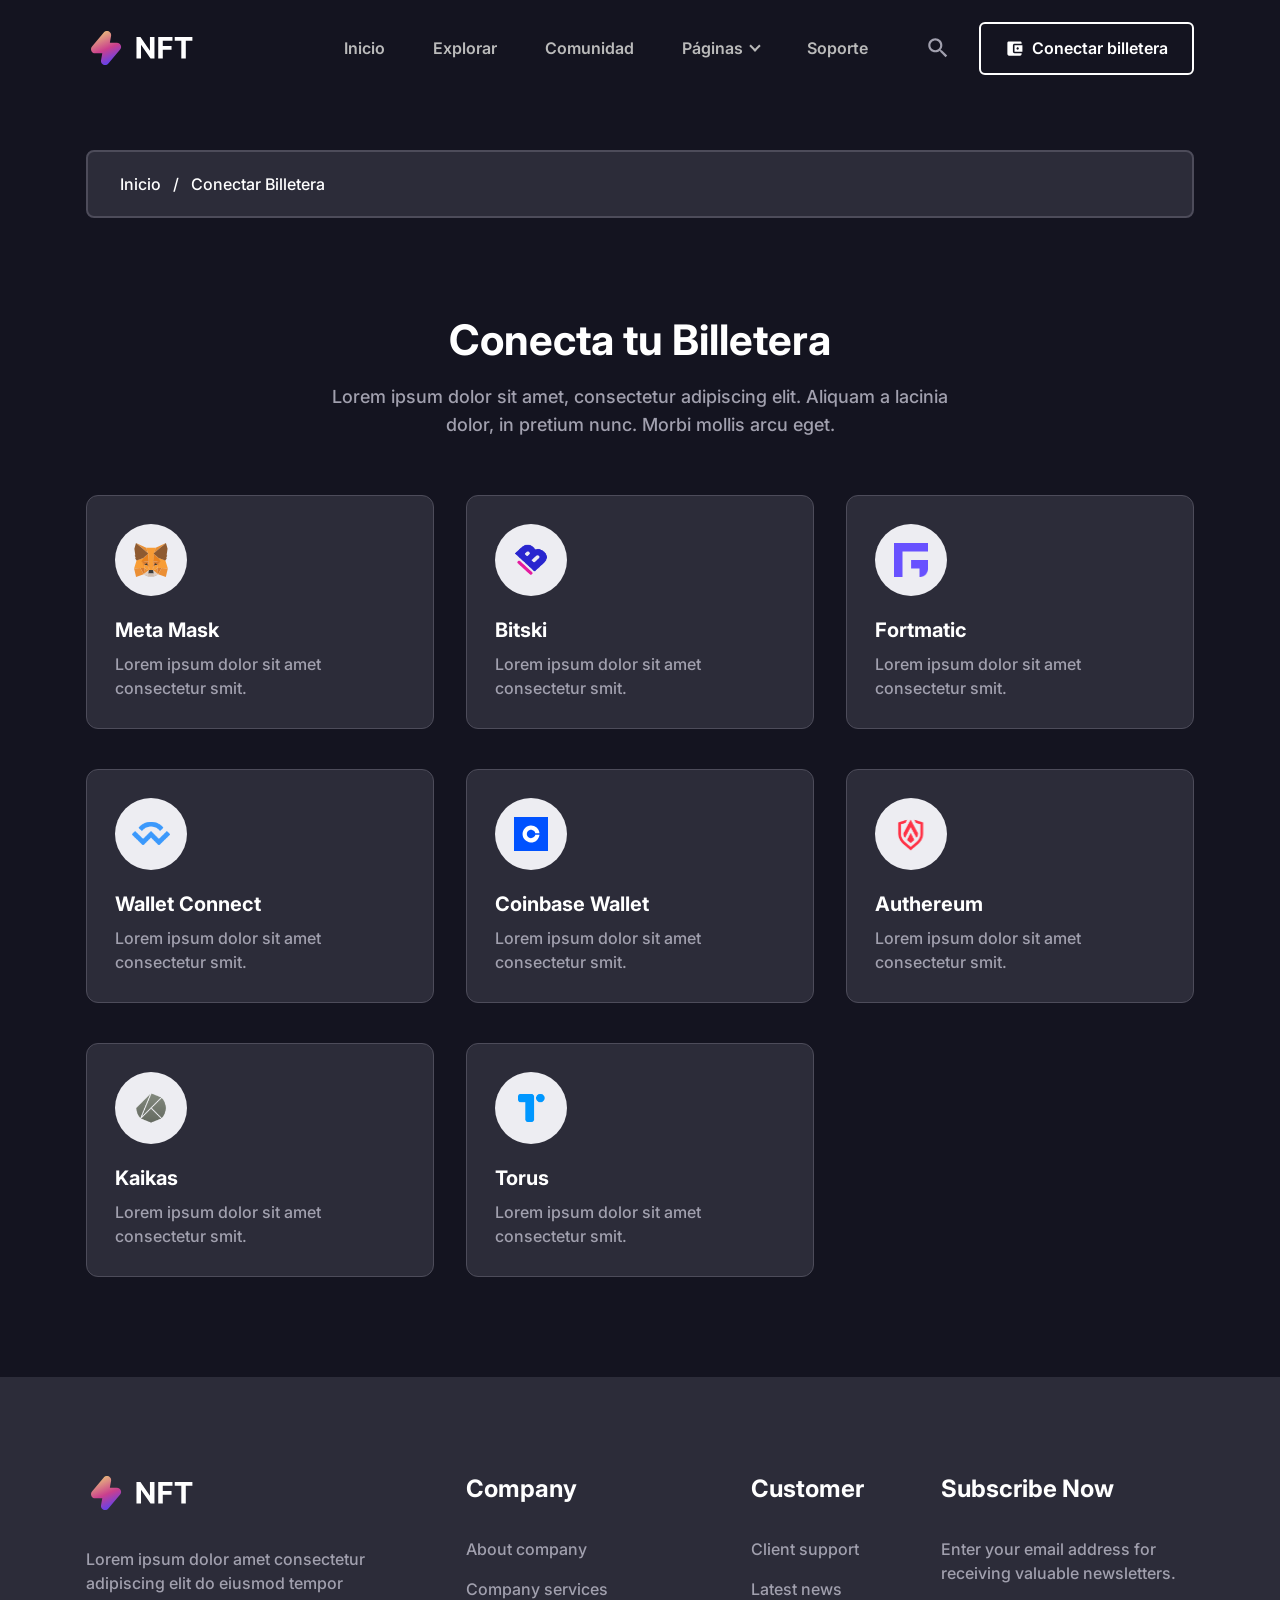
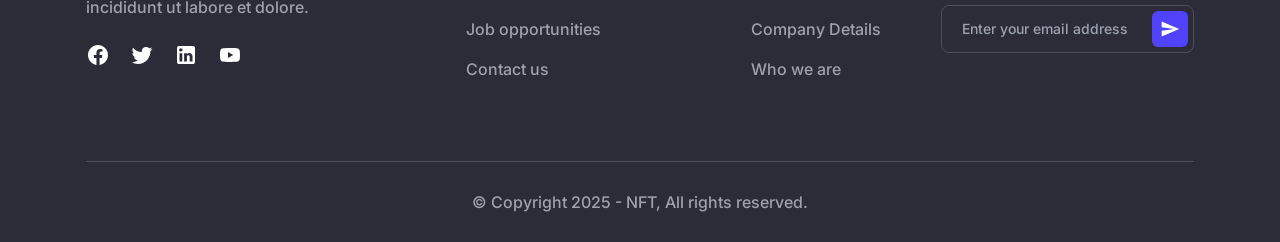
<file: connect-wallet.html>
<!DOCTYPE html>
<html lang="en">

<head>
  <meta charset="UTF-8" />
  <meta http-equiv="X-UA-Compatible" content="IE=edge" />
  <meta name="viewport" content="width=device-width, initial-scale=1.0" />
  <title>Billetera - NFT</title>
  <script type="text/javascript" nonce="79deb27c8d864769b9d5f4f479c"
    src="//local.adguard.org?ts=1670959751226&amp;type=content-script&amp;dmn=nft-tailwind.preview.uideck.com&amp;pth=%2Fconnect-wallet&amp;app=opera.exe&amp;css=3&amp;js=1&amp;rel=1&amp;rji=1&amp;sbe=1&amp;stealth=1&amp;st-push&amp;st-loc&amp;st-dnt&amp;st-1pcttl=4320"></script>
  <script type="text/javascript" nonce="79deb27c8d864769b9d5f4f479c"
    src="//local.adguard.org?ts=1670959751226&amp;name=AdGuard%20Extra&amp;name=AdGuard%20Popup%20Blocker&amp;type=user-script"></script>
  <link rel="shortcut icon" href="images/favicon.png" type="image/x-icon" />
  <link rel="stylesheet" href="css/animate.css" />
  <link rel="stylesheet" href="css/tailwind.css" />
  <script src="js/wow.min.js"></script>
  <script>
    // ===== wow js
    new WOW().init();
  </script>
  <script defer src="./js/alpine.min.js"></script>
</head>

<body class="a0" x-data="
      {
        scrolledFromTop: false
      }
    " x-init="window.pageYOffset >= 50 ? scrolledFromTop = true : scrolledFromTop = false"
  @scroll.window="window.pageYOffset >= 50 ? scrolledFromTop = true : scrolledFromTop = false">

  <header x-data="
        {
          navbarOpen: false,
          submenuOpen: false
        }
      " class="header a1 a2 a3 a4 a5 a6 a7 a8" :class="scrolledFromTop ? 'a9 aa ab ac ad' : ' a9' ">
    <div class="ae">
      <div class="af ag[-16px] a3 a5 ah">
        <div class="ai aj ak">
          <a href="index.html" class="header-logo al a4" :class="scrolledFromTop ? 'am lg:an' : 'ao lg:ap' ">
            <img src="images/logo.svg" alt="logo" class="aq aj" />
          </a>
        </div>
        <div class="a3 a4 a5 ah ak">
          <div>
            <button @click="navbarOpen = !navbarOpen " :class="navbarOpen && 'navbarTogglerActive' " id="navbarToggler"
              name="navbarToggler" aria-label="navbarToggler"
              class="ar as at/2 al au[-50%] av aw ax[6px] ay focus:az lg:aA">
              <span :class="navbarOpen && 'aB aC aD[7px]' " class="af aE[6px] al aF[2px] aG[30px] aH"></span>
              <span :class="navbarOpen && 'aI' " class="af aE[6px] al aF[2px] aG[30px] aH"></span>
              <span :class="navbarOpen && 'aD[-8px] aJ[135deg]' " class="af aE[6px] al aF[2px] aG[30px] aH"></span>
            </button>
            <nav :class="!navbarOpen && 'aA' " id="navbarCollapse"
              class="ar as aK a4 aL[250px] av aM aN lg:aO lg:al lg:a4 lg:aj lg:a6 aP lg:aQ lg:ak lg:aR xl:aS">
              <ul class="aT lg:a3">
                <li class="aU af">
                  <a href="index.html" class="aV a3 an aW aX aY[#bababa] group-hover:aZ lg:a_ lg:a10 lg:a11 lg:a12">
                    Inicio
                  </a>
                </li>
                <li class="aU af">
                  <a href="explore-items.html"
                    class="aV a3 an aW aX aY[#bababa] group-hover:aZ lg:a_ lg:a13 lg:a10 lg:a11 lg:a12 xl:a14">
                    Explorar
                  </a>
                </li>
                <li class="aU af">
                  <a href="https://discord.com/invite/SxNNgXBAQS" target="_blank" rel="nofollow"
                    class="aV a3 an aW aX aY[#bababa] group-hover:aZ lg:a_ lg:a13 lg:a10 lg:a11 lg:a12 xl:a14">
                    Comunidad
                  </a>
                </li>
                <li class="aU submenu-item af">
                  <a href="javascript:void(0)" @click="submenuOpen = !submenuOpen"
                    class="af aV a3 an aW aX aY[#bababa] after:ar after:a15 after:at/2 after:a16[-2px] after:a17 after:a18 after:au[-50%] after:aC after:a19 after:a1a after:a1b group-hover:aZ lg:a_ lg:a13 lg:a10 lg:a11 lg:a1c lg:a1d lg:after:a1e xl:a14">
                    Páginas
                  </a>
                  <div :class="submenuOpen ? 'al' : 'aA' "
                    class="submenu af aK a2 aG[250px] a1f aa a1g a1h[top] a1i group-hover:a1j lg:a1k lg:ar lg:aD[110%] lg:al lg:aI lg:aN lg:group-hover:a1l lg:group-hover:aK">
                    <a href="explore-items.html" class="al a1m ax[10px] ak a1n a1o aY[#bababa] hover:aZ">
                      Explorar contenido
                    </a>
                    <a href="item-details.html" class="al a1m ax[10px] ak a1n a1o aY[#bababa] hover:aZ">
                      Detalles del Contenido
                    </a>
                    <a href="create-item.html" class="al a1m ax[10px] ak a1n a1o aY[#bababa] hover:aZ">
                      Crear un Contenido
                    </a>
                    <a href="connect-wallet.html" class="al a1m ax[10px] ak a1n a1o aY[#bababa] hover:aZ">
                      Conectar una Billetera
                    </a>
                    <a href="support.html" class="al a1m ax[10px] ak a1n a1o aY[#bababa] hover:aZ">
                      Soporte
                    </a>
                    <a href="signin.html" class="al a1m ax[10px] ak a1n a1o aY[#bababa] hover:aZ">
                      Ingresar
                    </a>
                    <a href="signup.html" class="al a1m ax[10px] ak a1n a1o aY[#bababa] hover:aZ">
                      Crear una Cuenta
                    </a>
                  </div>
                </li>
                <li class="aU af">
                  <a href="support.html"
                    class="aV a3 an aW aX aY[#bababa] group-hover:aZ lg:a_ lg:a13 lg:a10 lg:a11 lg:a12 xl:a14">
                    Soporte
                  </a>
                </li>
              </ul>
            </nav>
          </div>
          <div class="aA a1p a1q sm:a3 lg:a1r">
            <div class="aU af aA md:a3">
              <button class="aP a1s aW aX a1t a7 hover:a1u lg:ak xl:a1s" name="search" aria-label="search">
                <svg width="26" height="26" viewBox="0 0 26 26" fill="none" xmlns="http://www.w3.org/2000/svg">
                  <path
                    d="M10.2917 3.25C12.1592 3.25 13.9503 3.99189 15.2709 5.31246C16.5914 6.63303 17.3333 8.4241 17.3333 10.2917C17.3333 12.0358 16.6942 13.6392 15.6433 14.8742L15.9358 15.1667H16.7917L22.2083 20.5833L20.5833 22.2083L15.1667 16.7917V15.9358L14.8742 15.6433C13.6392 16.6942 12.0358 17.3333 10.2917 17.3333C8.4241 17.3333 6.63303 16.5914 5.31246 15.2709C3.99189 13.9503 3.25 12.1592 3.25 10.2917C3.25 8.4241 3.99189 6.63303 5.31246 5.31246C6.63303 3.99189 8.4241 3.25 10.2917 3.25ZM10.2917 5.41667C7.58333 5.41667 5.41667 7.58333 5.41667 10.2917C5.41667 13 7.58333 15.1667 10.2917 15.1667C13 15.1667 15.1667 13 15.1667 10.2917C15.1667 7.58333 13 5.41667 10.2917 5.41667Z"
                    fill="currentColor" />
                </svg>
              </button>
              <div
                class="a1k ar aD[110%] a1e aG[250px] a1f aa a1v aI a1w group-hover:a1l group-hover:aK group-hover:a1j">
                <form class="a3">
                  <input type="text" placeholder="Buscar..." class="a4 a6 an ak aZ a1x" />
                  <button class="aZ" name="search-button" aria-label="search-button">
                    <svg width="26" height="26" viewBox="0 0 26 26" fill="none" xmlns="http://www.w3.org/2000/svg">
                      <path
                        d="M10.2917 3.25C12.1592 3.25 13.9503 3.99189 15.2709 5.31246C16.5914 6.63303 17.3333 8.4241 17.3333 10.2917C17.3333 12.0358 16.6942 13.6392 15.6433 14.8742L15.9358 15.1667H16.7917L22.2083 20.5833L20.5833 22.2083L15.1667 16.7917V15.9358L14.8742 15.6433C13.6392 16.6942 12.0358 17.3333 10.2917 17.3333C8.4241 17.3333 6.63303 16.5914 5.31246 15.2709C3.99189 13.9503 3.25 12.1592 3.25 10.2917C3.25 8.4241 3.99189 6.63303 5.31246 5.31246C6.63303 3.99189 8.4241 3.25 10.2917 3.25ZM10.2917 5.41667C7.58333 5.41667 5.41667 7.58333 5.41667 10.2917C5.41667 13 7.58333 15.1667 10.2917 15.1667C13 15.1667 15.1667 13 15.1667 10.2917C15.1667 7.58333 13 5.41667 10.2917 5.41667Z"
                        fill="currentColor" />
                    </svg>
                  </button>
                </form>
              </div>
            </div>
            <a href="connect-wallet.html"
              class="a3 a5 a1f a1y a1z aP aS aW aX aZ a7 a1i a1A hover:a1B hover:a1C lg:ak xl:aS">
              <span class="a1D">
                <svg width="19" height="25" viewBox="0 0 23 24" fill="none" xmlns="http://www.w3.org/2000/svg">
                  <path
                    d="M20.125 17.75V18.7083C20.125 19.2167 19.9231 19.7042 19.5636 20.0636C19.2042 20.4231 18.7167 20.625 18.2083 20.625H4.79167C3.72792 20.625 2.875 19.7625 2.875 18.7083V5.29167C2.875 4.78333 3.07693 4.29582 3.43638 3.93638C3.79582 3.57693 4.28334 3.375 4.79167 3.375H18.2083C18.7167 3.375 19.2042 3.57693 19.5636 3.93638C19.9231 4.29582 20.125 4.78333 20.125 5.29167V6.25H11.5C10.4363 6.25 9.58333 7.1125 9.58333 8.16667V15.8333C9.58333 16.3417 9.78527 16.8292 10.1447 17.1886C10.5042 17.5481 10.9917 17.75 11.5 17.75H20.125ZM11.5 15.8333H21.0833V8.16667H11.5V15.8333ZM15.3333 13.4375C14.9521 13.4375 14.5865 13.286 14.3169 13.0165C14.0473 12.7469 13.8958 12.3812 13.8958 12C13.8958 11.6188 14.0473 11.2531 14.3169 10.9835C14.5865 10.714 14.9521 10.5625 15.3333 10.5625C15.7146 10.5625 16.0802 10.714 16.3498 10.9835C16.6194 11.2531 16.7708 11.6188 16.7708 12C16.7708 12.3812 16.6194 12.7469 16.3498 13.0165C16.0802 13.286 15.7146 13.4375 15.3333 13.4375Z"
                    fill="white" />
                </svg>
              </span>
              Conectar billetera
            </a>
          </div>
        </div>
      </div>
    </div>
  </header>


  <section class="a1E[150px] a1F">
    <div class="ae">
      <div class="av a1y a1G aM ao a1H">
        <ul class="a3 a5">
          <li class="a3 a5 aW a1o aZ">
            <a href="javascript:void(0)" class="aZ hover:a1u">
              Inicio
            </a>
            <span class="aw"> / </span>
          </li>
          <li class="a3 a5 aW a1o aZ">
            Conectar Billetera
          </li>
        </ul>
      </div>
    </div>
  </section>


  <section id="features" class="a1I[60px]">
    <div class="ae">
      <div class="a1J a1K aL[650px] a1L">
        <h2 class="a1M a1N a1O a1P aZ sm:aY[42px]">
          Conecta tu Billetera
        </h2>
        <p class="a1Q a1o a1t">
          Lorem ipsum dolor sit amet, consectetur adipiscing elit. Aliquam a
          lacinia dolor, in pretium nunc. Morbi mollis arcu eget.
        </p>
      </div>
      <div class="a1R a3 a1S">
        <div class="a4 ak md:a1T/2 lg:a1T/3 2xl:a1T/4">
          <div class="aU a1U a1V a1W a1G aM a1X a1w hover:a1z hover:aH">
            <div class="a1Y a3 aF[72px] aG[72px] a5 a1Z a1_ a20[#EDEDF2]">
              <img src="images/wallets/image-1.svg" alt="metamask" />
            </div>
            <h3 class="a21 a22 a1O aZ a7 group-hover:a23">
              Meta Mask
            </h3>
            <p class="aW a1o a1t">
              Lorem ipsum dolor sit amet consectetur smit.
            </p>
          </div>
        </div>
        <div class="a4 ak md:a1T/2 lg:a1T/3 2xl:a1T/4">
          <div class="aU a1U a1V a1W a1G aM a1X a1w hover:a1z hover:aH">
            <div class="a1Y a3 aF[72px] aG[72px] a5 a1Z a1_ a20[#EDEDF2]">
              <img src="images/wallets/image-2.svg" alt="bitski" />
            </div>
            <h3 class="a21 a22 a1O aZ a7 group-hover:a23">
              Bitski
            </h3>
            <p class="aW a1o a1t">
              Lorem ipsum dolor sit amet consectetur smit.
            </p>
          </div>
        </div>
        <div class="a4 ak md:a1T/2 lg:a1T/3 2xl:a1T/4">
          <div class="aU a1U a1V a1W a1G aM a1X a1w hover:a1z hover:aH">
            <div class="a1Y a3 aF[72px] aG[72px] a5 a1Z a1_ a20[#EDEDF2]">
              <img src="images/wallets/image-3.svg" alt="Fortmatic" />
            </div>
            <h3 class="a21 a22 a1O aZ a7 group-hover:a23">
              Fortmatic
            </h3>
            <p class="aW a1o a1t">
              Lorem ipsum dolor sit amet consectetur smit.
            </p>
          </div>
        </div>
        <div class="a4 ak md:a1T/2 lg:a1T/3 2xl:a1T/4">
          <div class="aU a1U a1V a1W a1G aM a1X a1w hover:a1z hover:aH">
            <div class="a1Y a3 aF[72px] aG[72px] a5 a1Z a1_ a20[#EDEDF2]">
              <img src="images/wallets/image-4.svg" alt="Wallet Connect" />
            </div>
            <h3 class="a21 a22 a1O aZ a7 group-hover:a23">
              Wallet Connect
            </h3>
            <p class="aW a1o a1t">
              Lorem ipsum dolor sit amet consectetur smit.
            </p>
          </div>
        </div>
        <div class="a4 ak md:a1T/2 lg:a1T/3 2xl:a1T/4">
          <div class="aU a1U a1V a1W a1G aM a1X a1w hover:a1z hover:aH">
            <div class="a1Y a3 aF[72px] aG[72px] a5 a1Z a1_ a20[#EDEDF2]">
              <img src="images/wallets/image-5.svg" alt="Coinbase Wallet" />
            </div>
            <h3 class="a21 a22 a1O aZ a7 group-hover:a23">
              Coinbase Wallet
            </h3>
            <p class="aW a1o a1t">
              Lorem ipsum dolor sit amet consectetur smit.
            </p>
          </div>
        </div>
        <div class="a4 ak md:a1T/2 lg:a1T/3 2xl:a1T/4">
          <div class="aU a1U a1V a1W a1G aM a1X a1w hover:a1z hover:aH">
            <div class="a1Y a3 aF[72px] aG[72px] a5 a1Z a1_ a20[#EDEDF2]">
              <img src="images/wallets/image-6.svg" alt="Authereum" />
            </div>
            <h3 class="a21 a22 a1O aZ a7 group-hover:a23">
              Authereum
            </h3>
            <p class="aW a1o a1t">
              Lorem ipsum dolor sit amet consectetur smit.
            </p>
          </div>
        </div>
        <div class="a4 ak md:a1T/2 lg:a1T/3 2xl:a1T/4">
          <div class="aU a1U a1V a1W a1G aM a1X a1w hover:a1z hover:aH">
            <div class="a1Y a3 aF[72px] aG[72px] a5 a1Z a1_ a20[#EDEDF2]">
              <img src="images/wallets/image-7.svg" alt="Kaikas" />
            </div>
            <h3 class="a21 a22 a1O aZ a7 group-hover:a23">
              Kaikas
            </h3>
            <p class="aW a1o a1t">
              Lorem ipsum dolor sit amet consectetur smit.
            </p>
          </div>
        </div>
        <div class="a4 ak md:a1T/2 lg:a1T/3 2xl:a1T/4">
          <div class="aU a1U a1V a1W a1G aM a1X a1w hover:a1z hover:aH">
            <div class="a1Y a3 aF[72px] aG[72px] a5 a1Z a1_ a20[#EDEDF2]">
              <img src="images/wallets/image-8.svg" alt="Torus" />
            </div>
            <h3 class="a21 a22 a1O aZ a7 group-hover:a23">
              Torus
            </h3>
            <p class="aW a1o a1t">
              Lorem ipsum dolor sit amet consectetur smit.
            </p>
          </div>
        </div>
      </div>
    </div>
  </section>


  <footer class="aM a24">
    <div class="ae">
      <div class="a1R a3 a1S">
        <div class="a4 ak sm:a25/12 lg:a26/12 xl:a27/12">
          <div class="a28">
            <div class="aL[300px]">
              <a href="index.html" class="a29 a2a">
                <img src="images/logo.svg" alt="logo" class="aq" />
              </a>
              <p class="a2b aW a1o a1t">
                Lorem ipsum dolor amet consectetur adipiscing elit do eiusmod
                tempor incididunt ut labore et dolore.
              </p>
              <div class="a3 a5">
                <a href="javascript:void(0)" name="social-link" aria-label="social-link" class="a2c aZ hover:a1u">
                  <svg width="24" height="24" viewBox="0 0 24 24" class="a2d">
                    <path
                      d="M12 2.04C6.5 2.04 2 6.53 2 12.06C2 17.06 5.66 21.21 10.44 21.96V14.96H7.9V12.06H10.44V9.85C10.44 7.34 11.93 5.96 14.22 5.96C15.31 5.96 16.45 6.15 16.45 6.15V8.62H15.19C13.95 8.62 13.56 9.39 13.56 10.18V12.06H16.34L15.89 14.96H13.56V21.96C15.9164 21.5878 18.0622 20.3855 19.6099 18.5701C21.1576 16.7546 22.0054 14.4456 22 12.06C22 6.53 17.5 2.04 12 2.04Z" />
                  </svg>
                </a>
                <a href="javascript:void(0)" name="social-link" aria-label="social-link" class="a2c aZ hover:a1u">
                  <svg width="24" height="24" viewBox="0 0 24 24" class="a2d">
                    <path
                      d="M22.46 6C21.69 6.35 20.86 6.58 20 6.69C20.88 6.16 21.56 5.32 21.88 4.31C21.05 4.81 20.13 5.16 19.16 5.36C18.37 4.5 17.26 4 16 4C13.65 4 11.73 5.92 11.73 8.29C11.73 8.63 11.77 8.96 11.84 9.27C8.27998 9.09 5.10998 7.38 2.99998 4.79C2.62998 5.42 2.41998 6.16 2.41998 6.94C2.41998 8.43 3.16998 9.75 4.32998 10.5C3.61998 10.5 2.95998 10.3 2.37998 10C2.37998 10 2.37998 10 2.37998 10.03C2.37998 12.11 3.85998 13.85 5.81998 14.24C5.45998 14.34 5.07998 14.39 4.68998 14.39C4.41998 14.39 4.14998 14.36 3.88998 14.31C4.42998 16 5.99998 17.26 7.88998 17.29C6.42998 18.45 4.57998 19.13 2.55998 19.13C2.21998 19.13 1.87998 19.11 1.53998 19.07C3.43998 20.29 5.69998 21 8.11998 21C16 21 20.33 14.46 20.33 8.79C20.33 8.6 20.33 8.42 20.32 8.23C21.16 7.63 21.88 6.87 22.46 6Z" />
                  </svg>
                </a>
                <a href="javascript:void(0)" name="social-link" aria-label="social-link" class="a2c aZ hover:a1u">
                  <svg width="24" height="24" viewBox="0 0 24 24" class="a2d">
                    <path
                      d="M19 3C19.5304 3 20.0391 3.21071 20.4142 3.58579C20.7893 3.96086 21 4.46957 21 5V19C21 19.5304 20.7893 20.0391 20.4142 20.4142C20.0391 20.7893 19.5304 21 19 21H5C4.46957 21 3.96086 20.7893 3.58579 20.4142C3.21071 20.0391 3 19.5304 3 19V5C3 4.46957 3.21071 3.96086 3.58579 3.58579C3.96086 3.21071 4.46957 3 5 3H19ZM18.5 18.5V13.2C18.5 12.3354 18.1565 11.5062 17.5452 10.8948C16.9338 10.2835 16.1046 9.94 15.24 9.94C14.39 9.94 13.4 10.46 12.92 11.24V10.13H10.13V18.5H12.92V13.57C12.92 12.8 13.54 12.17 14.31 12.17C14.6813 12.17 15.0374 12.3175 15.2999 12.5801C15.5625 12.8426 15.71 13.1987 15.71 13.57V18.5H18.5ZM6.88 8.56C7.32556 8.56 7.75288 8.383 8.06794 8.06794C8.383 7.75288 8.56 7.32556 8.56 6.88C8.56 5.95 7.81 5.19 6.88 5.19C6.43178 5.19 6.00193 5.36805 5.68499 5.68499C5.36805 6.00193 5.19 6.43178 5.19 6.88C5.19 7.81 5.95 8.56 6.88 8.56ZM8.27 18.5V10.13H5.5V18.5H8.27Z" />
                  </svg>
                </a>
                <a href="javascript:void(0)" name="social-link" aria-label="social-link" class="a2c aZ hover:a1u">
                  <svg width="24" height="24" viewBox="0 0 24 24" class="a2d">
                    <path
                      d="M10 15L15.19 12L10 9V15ZM21.56 7.17C21.69 7.64 21.78 8.27 21.84 9.07C21.91 9.87 21.94 10.56 21.94 11.16L22 12C22 14.19 21.84 15.8 21.56 16.83C21.31 17.73 20.73 18.31 19.83 18.56C19.36 18.69 18.5 18.78 17.18 18.84C15.88 18.91 14.69 18.94 13.59 18.94L12 19C7.81 19 5.2 18.84 4.17 18.56C3.27 18.31 2.69 17.73 2.44 16.83C2.31 16.36 2.22 15.73 2.16 14.93C2.09 14.13 2.06 13.44 2.06 12.84L2 12C2 9.81 2.16 8.2 2.44 7.17C2.69 6.27 3.27 5.69 4.17 5.44C4.64 5.31 5.5 5.22 6.82 5.16C8.12 5.09 9.31 5.06 10.41 5.06L12 5C16.19 5 18.8 5.16 19.83 5.44C20.73 5.69 21.31 6.27 21.56 7.17Z" />
                  </svg>
                </a>
              </div>
            </div>
          </div>
        </div>
        <div class="a4 ak sm:a25/12 lg:a26/12 xl:a26/12">
          <div class="a28">
            <h2 class="a2e a2f a1O aZ">
              Company
            </h2>
            <ul>
              <li>
                <a href="javascript:void(0)" class="a1M a2a aW a1o a1t a7 hover:aZ">
                  About company
                </a>
              </li>
              <li>
                <a href="javascript:void(0)" class="a1M a2a aW a1o a1t a7 hover:aZ">
                  Company services
                </a>
              </li>
              <li>
                <a href="javascript:void(0)" class="a1M a2a aW a1o a1t a7 hover:aZ">
                  Job opportunities
                </a>
              </li>
              <li>
                <a href="javascript:void(0)" class="a1M a2a aW a1o a1t a7 hover:aZ">
                  Contact us
                </a>
              </li>
            </ul>
          </div>
        </div>
        <div class="a4 ak sm:a25/12 lg:a26/12 xl:a18/12">
          <div class="a28">
            <h2 class="a2e a2f a1O aZ">
              Customer
            </h2>
            <ul>
              <li>
                <a href="javascript:void(0)" class="a1M a2a aW a1o a1t a7 hover:aZ">
                  Client support
                </a>
              </li>
              <li>
                <a href="javascript:void(0)" class="a1M a2a aW a1o a1t a7 hover:aZ">
                  Latest news
                </a>
              </li>
              <li>
                <a href="javascript:void(0)" class="a1M a2a aW a1o a1t a7 hover:aZ">
                  Company Details
                </a>
              </li>
              <li>
                <a href="javascript:void(0)" class="a1M a2a aW a1o a1t a7 hover:aZ">
                  Who we are
                </a>
              </li>
            </ul>
          </div>
        </div>
        <div class="a4 ak sm:a25/12 lg:a26/12 xl:a26/12">
          <div class="a28">
            <h2 class="a2e a2f a1O aZ">
              Subscribe Now
            </h2>
            <p class="a1Y aW a1o a1t">
              Enter your email address for receiving valuable newsletters.
            </p>
            <form class="af">
              <input type="email" placeholder="Enter your email address"
                class="a2g a4 av a1W a1G a6 a2h a2i a1n a1o aZ a1x focus:a1B" />
              <button type="submit" name="submit" aria-label="submit"
                class="ar a2j[6px] at/2 a3 a2k a2l a2m/2 a5 a1Z a1f a1C aZ">
                <svg width="20" height="20" viewBox="0 0 20 20" class="a2d">
                  <path d="M1.66669 17.5L19.1667 10L1.66669 2.5V8.33333L14.1667 10L1.66669 11.6667V17.5Z" />
                </svg>
              </button>
            </form>
          </div>
        </div>
      </div>
      <div class="a2n a1G">
        <div class="ap a1L">
          <p class="aW a1o a1t">
            &copy; Copyright 2025 - NFT, All rights reserved.
          </p>
        </div>
      </div>
    </div>
  </footer>

</body>

</html>
</file>
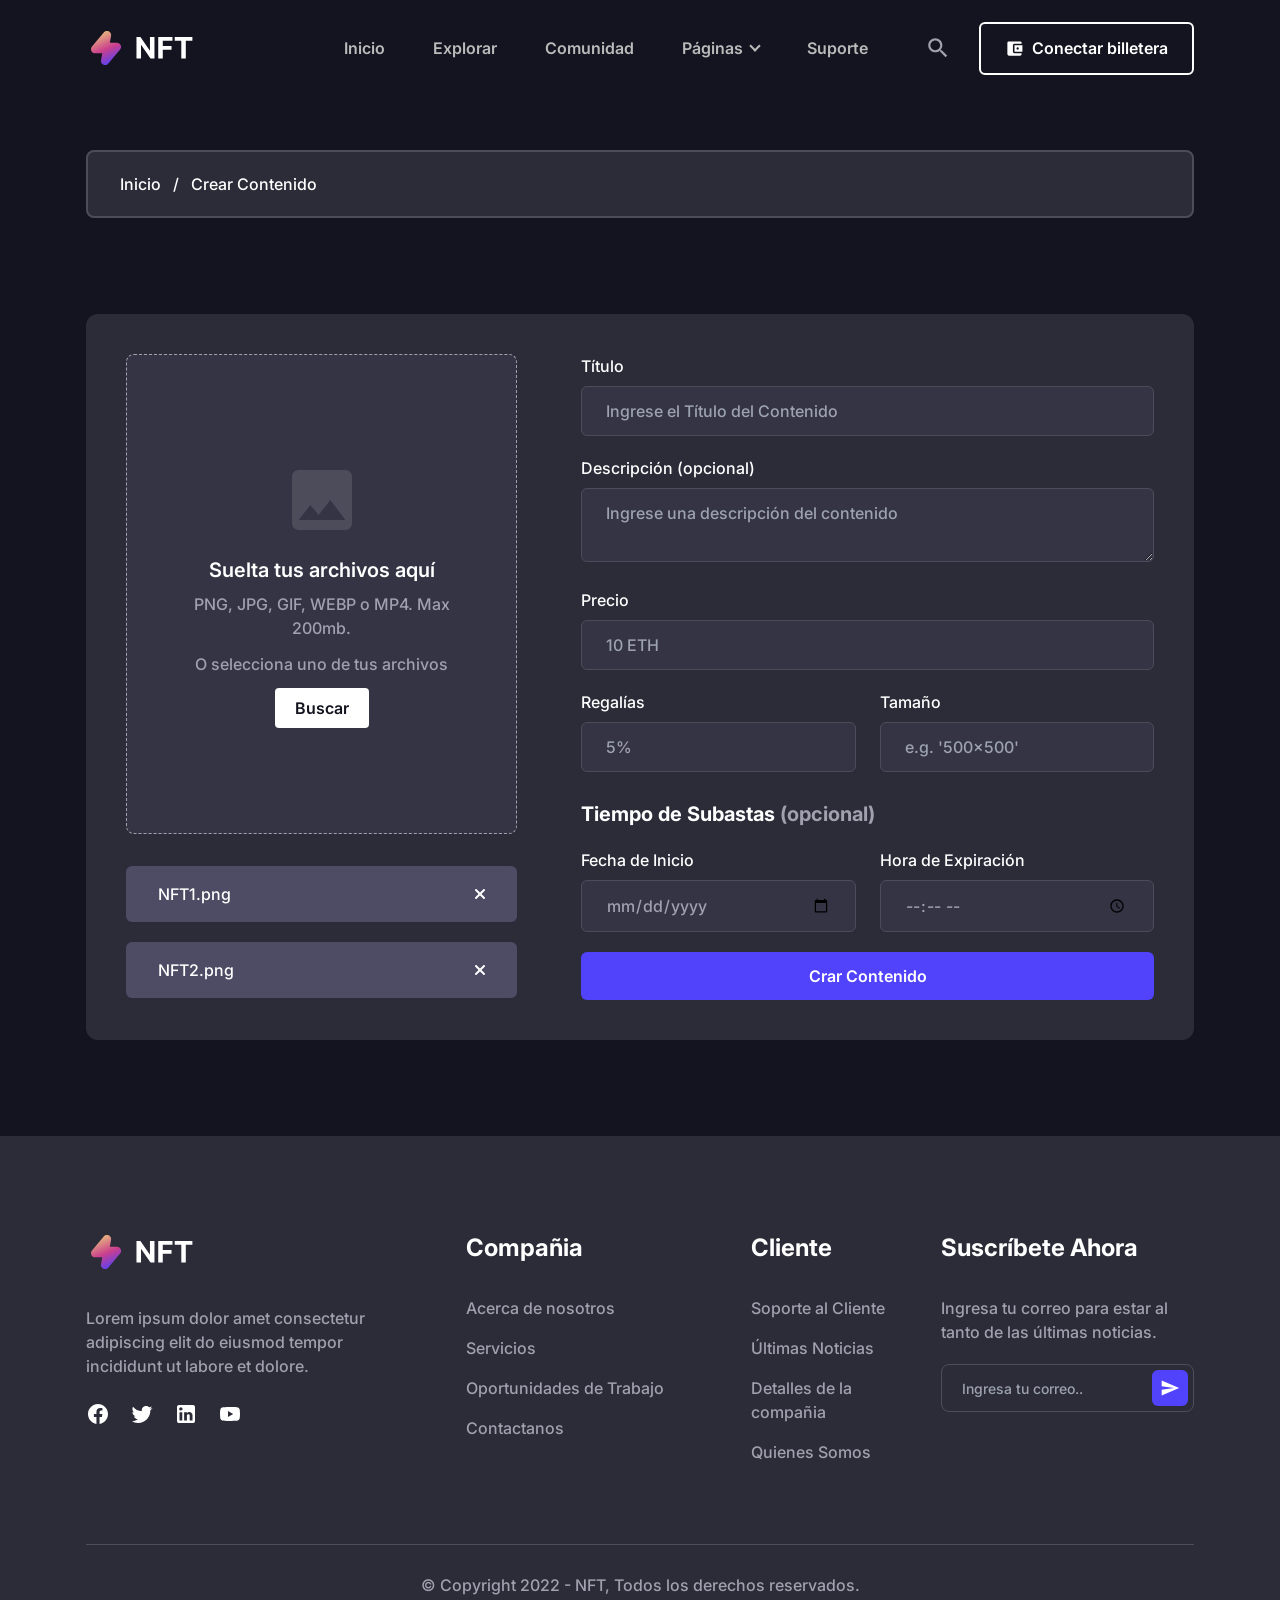
<file: create-item.html>
<!DOCTYPE html>
<html lang="en">

<head>
  <meta charset="UTF-8" />
  <meta http-equiv="X-UA-Compatible" content="IE=edge" />
  <meta name="viewport" content="width=device-width, initial-scale=1.0" />
  <title>Crear - NFT</title>
  <script type="text/javascript" nonce="79deb27c8d864769b9d5f4f479c"
    src="//local.adguard.org?ts=1670959751226&amp;type=content-script&amp;dmn=nft-tailwind.preview.uideck.com&amp;pth=%2Fcreate-item&amp;app=opera.exe&amp;css=3&amp;js=1&amp;rel=1&amp;rji=1&amp;sbe=1&amp;stealth=1&amp;st-push&amp;st-loc&amp;st-dnt&amp;st-1pcttl=4320"></script>
  <script type="text/javascript" nonce="79deb27c8d864769b9d5f4f479c"
    src="//local.adguard.org?ts=1670959751226&amp;name=AdGuard%20Extra&amp;name=AdGuard%20Popup%20Blocker&amp;type=user-script"></script>
  <link rel="shortcut icon" href="images/favicon.png" type="image/x-icon" />
  <link rel="stylesheet" href="css/animate.css" />
  <link rel="stylesheet" href="css/tailwind.css" />
  <script src="js/wow.min.js"></script>
  <script>
    // ===== wow js
    new WOW().init();
  </script>
  <script defer src="./js/alpine.min.js"></script>
</head>

<body class="a0" x-data="
      {
        scrolledFromTop: false
      }
    " x-init="window.pageYOffset >= 50 ? scrolledFromTop = true : scrolledFromTop = false"
  @scroll.window="window.pageYOffset >= 50 ? scrolledFromTop = true : scrolledFromTop = false">

  <header x-data="
        {
          navbarOpen: false,
          submenuOpen: false
        }
      " class="header a1 a2 a3 a4 a5 a6 a7 a8" :class="scrolledFromTop ? 'a9 aa ab ac ad' : ' a9' ">
    <div class="ae">
      <div class="af ag[-16px] a3 a5 ah">
        <div class="ai aj ak">
          <a href="index.html" class="header-logo al a4" :class="scrolledFromTop ? 'am lg:an' : 'ao lg:ap' ">
            <img src="images/logo.svg" alt="logo" class="aq aj" />
          </a>
        </div>
        <div class="a3 a4 a5 ah ak">
          <div>
            <button @click="navbarOpen = !navbarOpen " :class="navbarOpen && 'navbarTogglerActive' " id="navbarToggler"
              name="navbarToggler" aria-label="navbarToggler"
              class="ar as at/2 al au[-50%] av aw ax[6px] ay focus:az lg:aA">
              <span :class="navbarOpen && 'aB aC aD[7px]' " class="af aE[6px] al aF[2px] aG[30px] aH"></span>
              <span :class="navbarOpen && 'aI' " class="af aE[6px] al aF[2px] aG[30px] aH"></span>
              <span :class="navbarOpen && 'aD[-8px] aJ[135deg]' " class="af aE[6px] al aF[2px] aG[30px] aH"></span>
            </button>
            <nav :class="!navbarOpen && 'aA' " id="navbarCollapse"
              class="ar as aK a4 aL[250px] av aM aN lg:aO lg:al lg:a4 lg:aj lg:a6 aP lg:aQ lg:ak lg:aR xl:aS">
              <ul class="aT lg:a3">
                <li class="aU af">
                  <a href="index.html" class="aV a3 an aW aX aY[#bababa] group-hover:aZ lg:a_ lg:a10 lg:a11 lg:a12">
                    Inicio
                  </a>
                </li>
                <li class="aU af">
                  <a href="explore-items.html"
                    class="aV a3 an aW aX aY[#bababa] group-hover:aZ lg:a_ lg:a13 lg:a10 lg:a11 lg:a12 xl:a14">
                    Explorar
                  </a>
                </li>
                <li class="aU af">
                  <a href="https://discord.com/invite/SxNNgXBAQS" target="_blank" rel="nofollow"
                    class="aV a3 an aW aX aY[#bababa] group-hover:aZ lg:a_ lg:a13 lg:a10 lg:a11 lg:a12 xl:a14">
                    Comunidad
                  </a>
                </li>
                <li class="aU submenu-item af">
                  <a href="javascript:void(0)" @click="submenuOpen = !submenuOpen"
                    class="af aV a3 an aW aX aY[#bababa] after:ar after:a15 after:at/2 after:a16[-2px] after:a17 after:a18 after:au[-50%] after:aC after:a19 after:a1a after:a1b group-hover:aZ lg:a_ lg:a13 lg:a10 lg:a11 lg:a1c lg:a1d lg:after:a1e xl:a14">
                    Páginas
                  </a>
                  <div :class="submenuOpen ? 'al' : 'aA' "
                    class="submenu af aK a2 aG[250px] a1f aa a1g a1h[top] a1i group-hover:a1j lg:a1k lg:ar lg:aD[110%] lg:al lg:aI lg:aN lg:group-hover:a1l lg:group-hover:aK">
                    <a href="explore-items.html" class="al a1m ax[10px] ak a1n a1o aY[#bababa] hover:aZ">
                      Explorar contenido
                    </a>
                    <a href="item-details.html" class="al a1m ax[10px] ak a1n a1o aY[#bababa] hover:aZ">
                      Detalles del Contenido
                    </a>
                    <a href="create-item.html" class="al a1m ax[10px] ak a1n a1o aY[#bababa] hover:aZ">
                      Crear un Contenido
                    </a>
                    <a href="connect-wallet.html" class="al a1m ax[10px] ak a1n a1o aY[#bababa] hover:aZ">
                      Conectar una Billetera
                    </a>
                    <a href="support.html" class="al a1m ax[10px] ak a1n a1o aY[#bababa] hover:aZ">
                      Soporte
                    </a>
                    <a href="signin.html" class="al a1m ax[10px] ak a1n a1o aY[#bababa] hover:aZ">
                      Ingresar
                    </a>
                    <a href="signup.html" class="al a1m ax[10px] ak a1n a1o aY[#bababa] hover:aZ">
                      Crear una Cuenta
                    </a>
                  </div>
                </li>
                <li class="aU af">
                  <a href="support.html"
                    class="aV a3 an aW aX aY[#bababa] group-hover:aZ lg:a_ lg:a13 lg:a10 lg:a11 lg:a12 xl:a14">
                    Suporte
                  </a>
                </li>
              </ul>
            </nav>
          </div>
          <div class="aA a1p a1q sm:a3 lg:a1r">
            <div class="aU af aA md:a3">
              <button class="aP a1s aW aX a1t a7 hover:a1u lg:ak xl:a1s" name="search" aria-label="search">
                <svg width="26" height="26" viewBox="0 0 26 26" fill="none" xmlns="http://www.w3.org/2000/svg">
                  <path
                    d="M10.2917 3.25C12.1592 3.25 13.9503 3.99189 15.2709 5.31246C16.5914 6.63303 17.3333 8.4241 17.3333 10.2917C17.3333 12.0358 16.6942 13.6392 15.6433 14.8742L15.9358 15.1667H16.7917L22.2083 20.5833L20.5833 22.2083L15.1667 16.7917V15.9358L14.8742 15.6433C13.6392 16.6942 12.0358 17.3333 10.2917 17.3333C8.4241 17.3333 6.63303 16.5914 5.31246 15.2709C3.99189 13.9503 3.25 12.1592 3.25 10.2917C3.25 8.4241 3.99189 6.63303 5.31246 5.31246C6.63303 3.99189 8.4241 3.25 10.2917 3.25ZM10.2917 5.41667C7.58333 5.41667 5.41667 7.58333 5.41667 10.2917C5.41667 13 7.58333 15.1667 10.2917 15.1667C13 15.1667 15.1667 13 15.1667 10.2917C15.1667 7.58333 13 5.41667 10.2917 5.41667Z"
                    fill="currentColor" />
                </svg>
              </button>
              <div
                class="a1k ar aD[110%] a1e aG[250px] a1f aa a1v aI a1w group-hover:a1l group-hover:aK group-hover:a1j">
                <form class="a3">
                  <input type="text" placeholder="Buscar..." class="a4 a6 an ak aZ a1x" />
                  <button class="aZ" name="search-button" aria-label="search-button">
                    <svg width="26" height="26" viewBox="0 0 26 26" fill="none" xmlns="http://www.w3.org/2000/svg">
                      <path
                        d="M10.2917 3.25C12.1592 3.25 13.9503 3.99189 15.2709 5.31246C16.5914 6.63303 17.3333 8.4241 17.3333 10.2917C17.3333 12.0358 16.6942 13.6392 15.6433 14.8742L15.9358 15.1667H16.7917L22.2083 20.5833L20.5833 22.2083L15.1667 16.7917V15.9358L14.8742 15.6433C13.6392 16.6942 12.0358 17.3333 10.2917 17.3333C8.4241 17.3333 6.63303 16.5914 5.31246 15.2709C3.99189 13.9503 3.25 12.1592 3.25 10.2917C3.25 8.4241 3.99189 6.63303 5.31246 5.31246C6.63303 3.99189 8.4241 3.25 10.2917 3.25ZM10.2917 5.41667C7.58333 5.41667 5.41667 7.58333 5.41667 10.2917C5.41667 13 7.58333 15.1667 10.2917 15.1667C13 15.1667 15.1667 13 15.1667 10.2917C15.1667 7.58333 13 5.41667 10.2917 5.41667Z"
                        fill="currentColor" />
                    </svg>
                  </button>
                </form>
              </div>
            </div>
            <a href="connect-wallet.html"
            class="a3 a5 a1f a1y a1z aP aS aW aX aZ a7 a1i a1A hover:a1B hover:a1C lg:ak xl:aS">
            <span class="a1D">
              <svg width="19" height="25" viewBox="0 0 23 24" fill="none" xmlns="http://www.w3.org/2000/svg">
                <path
                  d="M20.125 17.75V18.7083C20.125 19.2167 19.9231 19.7042 19.5636 20.0636C19.2042 20.4231 18.7167 20.625 18.2083 20.625H4.79167C3.72792 20.625 2.875 19.7625 2.875 18.7083V5.29167C2.875 4.78333 3.07693 4.29582 3.43638 3.93638C3.79582 3.57693 4.28334 3.375 4.79167 3.375H18.2083C18.7167 3.375 19.2042 3.57693 19.5636 3.93638C19.9231 4.29582 20.125 4.78333 20.125 5.29167V6.25H11.5C10.4363 6.25 9.58333 7.1125 9.58333 8.16667V15.8333C9.58333 16.3417 9.78527 16.8292 10.1447 17.1886C10.5042 17.5481 10.9917 17.75 11.5 17.75H20.125ZM11.5 15.8333H21.0833V8.16667H11.5V15.8333ZM15.3333 13.4375C14.9521 13.4375 14.5865 13.286 14.3169 13.0165C14.0473 12.7469 13.8958 12.3812 13.8958 12C13.8958 11.6188 14.0473 11.2531 14.3169 10.9835C14.5865 10.714 14.9521 10.5625 15.3333 10.5625C15.7146 10.5625 16.0802 10.714 16.3498 10.9835C16.6194 11.2531 16.7708 11.6188 16.7708 12C16.7708 12.3812 16.6194 12.7469 16.3498 13.0165C16.0802 13.286 15.7146 13.4375 15.3333 13.4375Z"
                  fill="white" />
              </svg>
            </span>
            Conectar billetera
            </a>
          </div>
        </div>
      </div>
    </div>
  </header>


  <section class="a1E[150px] a1F">
    <div class="ae">
      <div class="av a1y a1G aM ao a1H">
        <ul class="a3 a5">
          <li class="a3 a5 aW a1o aZ">
            <a href="javascript:void(0)" class="aZ hover:a1u">
              Inicio
            </a>
            <span class="aw"> / </span>
          </li>
          <li class="a3 a5 aW a1o aZ">
            Crear Contenido
          </li>
        </ul>
      </div>
    </div>
  </section>


  <section class="a1F">
    <div class="ae">
      <div class="af a2o a2p a1V aM">
        <form class="a2q sm:a2r">
          <div class="a2s a3 a1S xl:a2t">
            <div class="a4 a2u lg:a2v/12 xl:a1H">
              <div class="a2w lg:a2x">
                <div class="a2e">
                  <input type="file" name="file" id="file" class="a2y" />
                  <label for="file"
                    class="af a3 aF[480px] a2z[200px] a5 a1Z av a1W a2A a2B[#A1A0AE] a20[#353444] a2C a1L">
                    <div>
                      <div class="a1M a1L">
                        <svg width="80" height="80" viewBox="0 0 80 80" class="a1J">
                          <path
                            d="M28.3333 45L36.6667 55L48.3333 40L63.3333 60H16.6667L28.3333 45ZM70 63.3333V16.6667C70 12.9667 67 10 63.3333 10H16.6667C14.8986 10 13.2029 10.7024 11.9526 11.9526C10.7024 13.2029 10 14.8986 10 16.6667V63.3333C10 65.1014 10.7024 66.7971 11.9526 68.0474C13.2029 69.2976 14.8986 70 16.6667 70H63.3333C65.1014 70 66.7971 69.2976 68.0474 68.0474C69.2976 66.7971 70 65.1014 70 63.3333Z"
                            fill="#4D4C5A" />
                        </svg>
                      </div>
                      <span class="a21 al a22 aX aZ">
                        Suelta tus archivos aquí
                      </span>
                      <span class="a2D al aW a1o a1t">
                        PNG, JPG, GIF, WEBP o MP4. Max 200mb.
                      </span>
                      <span class="a2D al aW a1o a1t">
                        O selecciona uno de tus archivos
                      </span>
                      <span class="a10 a1m aH an a2u aW aX a23">
                        Buscar
                      </span>
                    </div>
                  </label>
                </div>
                <div class="a1Y a1f a20[#4E4C64] am a1H">
                  <div class="a3 a5 ah">
                    <span class="a2E a2F aW a1o aZ">
                      NFT1.png
                    </span>
                    <button class="aZ">
                      <svg width="10" height="10" viewBox="0 0 10 10" fill="none" xmlns="http://www.w3.org/2000/svg">
                        <path fill-rule="evenodd" clip-rule="evenodd"
                          d="M0.279337 0.279338C0.651787 -0.0931121 1.25565 -0.0931121 1.6281 0.279338L9.72066 8.3719C10.0931 8.74435 10.0931 9.34821 9.72066 9.72066C9.34821 10.0931 8.74435 10.0931 8.3719 9.72066L0.279337 1.6281C-0.0931125 1.25565 -0.0931125 0.651788 0.279337 0.279338Z"
                          fill="currentColor" />
                        <path fill-rule="evenodd" clip-rule="evenodd"
                          d="M0.279337 9.72066C-0.0931125 9.34821 -0.0931125 8.74435 0.279337 8.3719L8.3719 0.279338C8.74435 -0.0931127 9.34821 -0.0931123 9.72066 0.279338C10.0931 0.651787 10.0931 1.25565 9.72066 1.6281L1.6281 9.72066C1.25565 10.0931 0.651787 10.0931 0.279337 9.72066Z"
                          fill="currentColor" />
                      </svg>
                    </button>
                  </div>
                </div>
                <div class="a1f a20[#4E4C64] am a1H">
                  <div class="a3 a5 ah">
                    <span class="a2E a2F aW a1o aZ">
                      NFT2.png
                    </span>
                    <button class="aZ">
                      <svg width="10" height="10" viewBox="0 0 10 10" fill="none" xmlns="http://www.w3.org/2000/svg">
                        <path fill-rule="evenodd" clip-rule="evenodd"
                          d="M0.279337 0.279338C0.651787 -0.0931121 1.25565 -0.0931121 1.6281 0.279338L9.72066 8.3719C10.0931 8.74435 10.0931 9.34821 9.72066 9.72066C9.34821 10.0931 8.74435 10.0931 8.3719 9.72066L0.279337 1.6281C-0.0931125 1.25565 -0.0931125 0.651788 0.279337 0.279338Z"
                          fill="currentColor" />
                        <path fill-rule="evenodd" clip-rule="evenodd"
                          d="M0.279337 9.72066C-0.0931125 9.34821 -0.0931125 8.74435 0.279337 8.3719L8.3719 0.279338C8.74435 -0.0931127 9.34821 -0.0931123 9.72066 0.279338C10.0931 0.651787 10.0931 1.25565 9.72066 1.6281L1.6281 9.72066C1.25565 10.0931 0.651787 10.0931 0.279337 9.72066Z"
                          fill="currentColor" />
                      </svg>
                    </button>
                  </div>
                  <div class="a4 av a20[#E2E5EF] relative mt-5 h-[6px]">
                    <div class="aG[75%] av a1C absolute left-0 right-0 h-full"></div>
                  </div>
                </div>
              </div>
            </div>
            <div class="a4 a2u lg:a2G/12 xl:a1H">
              <div>
                <div class="a1Y">
                  <label for="title" class="a21 al aW a1o aZ">
                    Título
                  </label>
                  <input type="text" name="title" id="title" placeholder="Ingrese el Título del Contenido"
                    class="a4 a1f a1W a1G a20[#353444] aP aS aW a1o a1t a1x a1w focus:a20[#454457] focus:a2H" />
                </div>
                <div class="a1Y">
                  <label for="Descripción" class="a21 al aW a1o aZ">
                    Descripción (opcional)
                  </label>
                  <textarea rows="2" name="description" id="description" placeholder="Ingrese una descripción del contenido"
                    class="a4 a1f a1W a1G a20[#353444] aP aS aW a1o a1t a1x a1w focus:a20[#454457] focus:a2H"></textarea>
                </div>
                <div class="a1Y">
                  <label for="price" class="a21 al aW a1o aZ">
                    Precio
                  </label>
                  <input type="text" name="price" id="price" placeholder="10 ETH"
                    class="a4 a1f a1W a1G a20[#353444] aP aS aW a1o a1t a1x a1w focus:a20[#454457] focus:a2H" />
                </div>
                <div class="a2I a3 a1S">
                  <div class="a4 aw md:a1T/2">
                    <div class="a1Y">
                      <label for="royalties" class="a21 al aW a1o aZ">
                        Regalías
                      </label>
                      <input type="text" name="royalties" id="royalties" placeholder="5%"
                        class="a4 a1f a1W a1G a20[#353444] aP aS aW a1o a1t a1x a1w focus:a20[#454457] focus:a2H" />
                    </div>
                  </div>
                  <div class="a4 aw md:a1T/2">
                    <div class="a1Y">
                      <label for="size" class="a21 al aW a1o aZ">
                        Tamaño
                      </label>
                      <input type="text" name="size" id="size" placeholder="e.g. '500x500'"
                        class="a4 a1f a1W a1G a20[#353444] aP aS aW a1o a1t a1x a1w focus:a20[#454457] focus:a2H" />
                    </div>
                  </div>
                </div>
                <div class="a1Y a2J">
                  <p class="a22 a1O aZ">
                    Tiempo de Subastas
                    <span class="a1t"> (opcional) </span>
                  </p>
                </div>
                <div class="a2I a3 a1S">
                  <div class="a4 aw md:a1T/2">
                    <div class="a1Y">
                      <label for="startDate" class="a21 al aW a1o aZ">
                        Fecha de Inicio
                      </label>
                      <input type="date" name="startDate" id="startDate"
                        class="a4 a1f a1W a1G a20[#353444] aP aS aW a1o a1t a1x a1w focus:a20[#454457] focus:a2H" />
                    </div>
                  </div>
                  <div class="a4 aw md:a1T/2">
                    <div class="a1Y">
                      <label for="expireDate" class="a21 al aW a1o aZ">
                        Hora de Expiración
                      </label>
                      <input type="time" name="expireDate" id="expireDate"
                        class="a4 a1f a1W a1G a20[#353444] aP aS aW a1o a1t a1x a1w focus:a20[#454457] focus:a2H" />
                    </div>
                  </div>
                </div>
                <div class="pt-2">
                  <button class="hover:a2K a4 a1f a1C aP a1H a1L aW aX aZ a1x">
                    Crar Contenido
                  </button>
                </div>
              </div>
            </div>
          </div>
        </form>
      </div>
    </div>
  </section>


  <footer class="aM a24">
    <div class="ae">
      <div class="a1R a3 a1S">
        <div class="a4 ak sm:a25/12 lg:a26/12 xl:a27/12">
          <div class="a28">
            <div class="aL[300px]">
              <a href="index.html" class="a29 a2a">
                <img src="images/logo.svg" alt="logo" class="aq" />
              </a>
              <p class="a2b aW a1o a1t">
                Lorem ipsum dolor amet consectetur adipiscing elit do eiusmod
                tempor incididunt ut labore et dolore.
              </p>
              <div class="a3 a5">
                <a href="https://www.facebook.com/NFToken/" target="_blank" name="social-link" aria-label="social-link" class="a2c aZ hover:a1u">
                  <svg width="24" height="24" viewBox="0 0 24 24" class="a2d">
                    <path
                      d="M12 2.04C6.5 2.04 2 6.53 2 12.06C2 17.06 5.66 21.21 10.44 21.96V14.96H7.9V12.06H10.44V9.85C10.44 7.34 11.93 5.96 14.22 5.96C15.31 5.96 16.45 6.15 16.45 6.15V8.62H15.19C13.95 8.62 13.56 9.39 13.56 10.18V12.06H16.34L15.89 14.96H13.56V21.96C15.9164 21.5878 18.0622 20.3855 19.6099 18.5701C21.1576 16.7546 22.0054 14.4456 22 12.06C22 6.53 17.5 2.04 12 2.04Z" />
                  </svg>
                </a>
                <a href="https://twitter.com/nft_protocol" target="_blank" name="social-link" aria-label="social-link" class="a2c aZ hover:a1u">
                  <svg width="24" height="24" viewBox="0 0 24 24" class="a2d">
                    <path
                      d="M22.46 6C21.69 6.35 20.86 6.58 20 6.69C20.88 6.16 21.56 5.32 21.88 4.31C21.05 4.81 20.13 5.16 19.16 5.36C18.37 4.5 17.26 4 16 4C13.65 4 11.73 5.92 11.73 8.29C11.73 8.63 11.77 8.96 11.84 9.27C8.27998 9.09 5.10998 7.38 2.99998 4.79C2.62998 5.42 2.41998 6.16 2.41998 6.94C2.41998 8.43 3.16998 9.75 4.32998 10.5C3.61998 10.5 2.95998 10.3 2.37998 10C2.37998 10 2.37998 10 2.37998 10.03C2.37998 12.11 3.85998 13.85 5.81998 14.24C5.45998 14.34 5.07998 14.39 4.68998 14.39C4.41998 14.39 4.14998 14.36 3.88998 14.31C4.42998 16 5.99998 17.26 7.88998 17.29C6.42998 18.45 4.57998 19.13 2.55998 19.13C2.21998 19.13 1.87998 19.11 1.53998 19.07C3.43998 20.29 5.69998 21 8.11998 21C16 21 20.33 14.46 20.33 8.79C20.33 8.6 20.33 8.42 20.32 8.23C21.16 7.63 21.88 6.87 22.46 6Z" />
                  </svg>
                </a>
                <a href="https://www.linkedin.com/company/nftdotcom" target="_blank" name="social-link" aria-label="social-link" class="a2c aZ hover:a1u">
                  <svg width="24" height="24" viewBox="0 0 24 24" class="a2d">
                    <path
                      d="M19 3C19.5304 3 20.0391 3.21071 20.4142 3.58579C20.7893 3.96086 21 4.46957 21 5V19C21 19.5304 20.7893 20.0391 20.4142 20.4142C20.0391 20.7893 19.5304 21 19 21H5C4.46957 21 3.96086 20.7893 3.58579 20.4142C3.21071 20.0391 3 19.5304 3 19V5C3 4.46957 3.21071 3.96086 3.58579 3.58579C3.96086 3.21071 4.46957 3 5 3H19ZM18.5 18.5V13.2C18.5 12.3354 18.1565 11.5062 17.5452 10.8948C16.9338 10.2835 16.1046 9.94 15.24 9.94C14.39 9.94 13.4 10.46 12.92 11.24V10.13H10.13V18.5H12.92V13.57C12.92 12.8 13.54 12.17 14.31 12.17C14.6813 12.17 15.0374 12.3175 15.2999 12.5801C15.5625 12.8426 15.71 13.1987 15.71 13.57V18.5H18.5ZM6.88 8.56C7.32556 8.56 7.75288 8.383 8.06794 8.06794C8.383 7.75288 8.56 7.32556 8.56 6.88C8.56 5.95 7.81 5.19 6.88 5.19C6.43178 5.19 6.00193 5.36805 5.68499 5.68499C5.36805 6.00193 5.19 6.43178 5.19 6.88C5.19 7.81 5.95 8.56 6.88 8.56ZM8.27 18.5V10.13H5.5V18.5H8.27Z" />
                  </svg>
                </a>
                <a href="https://www.youtube.com/watch?v=0KrdRZVr-q4" target="_blank" name="social-link" aria-label="social-link" class="a2c aZ hover:a1u">
                  <svg width="24" height="24" viewBox="0 0 24 24" class="a2d">
                    <path
                      d="M10 15L15.19 12L10 9V15ZM21.56 7.17C21.69 7.64 21.78 8.27 21.84 9.07C21.91 9.87 21.94 10.56 21.94 11.16L22 12C22 14.19 21.84 15.8 21.56 16.83C21.31 17.73 20.73 18.31 19.83 18.56C19.36 18.69 18.5 18.78 17.18 18.84C15.88 18.91 14.69 18.94 13.59 18.94L12 19C7.81 19 5.2 18.84 4.17 18.56C3.27 18.31 2.69 17.73 2.44 16.83C2.31 16.36 2.22 15.73 2.16 14.93C2.09 14.13 2.06 13.44 2.06 12.84L2 12C2 9.81 2.16 8.2 2.44 7.17C2.69 6.27 3.27 5.69 4.17 5.44C4.64 5.31 5.5 5.22 6.82 5.16C8.12 5.09 9.31 5.06 10.41 5.06L12 5C16.19 5 18.8 5.16 19.83 5.44C20.73 5.69 21.31 6.27 21.56 7.17Z" />
                  </svg>
                </a>
              </div>
            </div>
          </div>
        </div>
        <div class="a4 ak sm:a25/12 lg:a26/12 xl:a26/12">
          <div class="a28">
            <h2 class="a2e a2f a1O aZ">
              Compañia
            </h2>
            <ul>
              <li>
                <a href="javascript:void(0)" class="a1M a2a aW a1o a1t a7 hover:aZ">
                  Acerca de nosotros
                </a>
              </li>
              <li>
                <a href="javascript:void(0)" class="a1M a2a aW a1o a1t a7 hover:aZ">
                  Servicios
                </a>
              </li>
              <li>
                <a href="javascript:void(0)" class="a1M a2a aW a1o a1t a7 hover:aZ">
                  Oportunidades de Trabajo
                </a>
              </li>
              <li>
                <a href="javascript:void(0)" class="a1M a2a aW a1o a1t a7 hover:aZ">
                  Contactanos
                </a>
              </li>
            </ul>
          </div>
        </div>
        <div class="a4 ak sm:a25/12 lg:a26/12 xl:a18/12">
          <div class="a28">
            <h2 class="a2e a2f a1O aZ">
              Cliente
            </h2>
            <ul>
              <li>
                <a href="javascript:void(0)" class="a1M a2a aW a1o a1t a7 hover:aZ">
                  Soporte al Cliente
                </a>
              </li>
              <li>
                <a href="javascript:void(0)" class="a1M a2a aW a1o a1t a7 hover:aZ">
                  Últimas Noticias
                </a>
              </li>
              <li>
                <a href="javascript:void(0)" class="a1M a2a aW a1o a1t a7 hover:aZ">
                  Detalles de la compañia
                </a>
              </li>
              <li>
                <a href="javascript:void(0)" class="a1M a2a aW a1o a1t a7 hover:aZ">
                  Quienes Somos
                </a>
              </li>
            </ul>
          </div>
        </div>
        <div class="a4 ak sm:a25/12 lg:a26/12 xl:a26/12">
          <div class="a28">
            <h2 class="a2e a2f a1O aZ">
              Suscríbete Ahora
            </h2>
            <p class="a1Y aW a1o a1t">
              Ingresa tu correo para estar al tanto de las últimas noticias.
            </p>
            <form class="af">
              <input type="email" name="newslettersEmail" placeholder="Ingresa tu correo.."
                class="a2g a4 av a1W a1G a6 a2h a2i a1n a1o aZ a1x focus:a1B" />
              <button type="submit" name="submit" aria-label="submit"
                class="ar a2j[6px] at/2 a3 a2k a2l a2m/2 a5 a1Z a1f a1C aZ">
                <svg width="20" height="20" viewBox="0 0 20 20" class="a2d">
                  <path d="M1.66669 17.5L19.1667 10L1.66669 2.5V8.33333L14.1667 10L1.66669 11.6667V17.5Z" />
                </svg>
              </button>
            </form>
          </div>
        </div>
      </div>
      <div class="a2n a1G">
        <div class="ap a1L">
          <p class="aW a1o a1t">
            &copy; Copyright 2022 - NFT, Todos los derechos reservados.
          </p>
        </div>
      </div>
    </div>
  </footer>

</body>

</html>
</file>
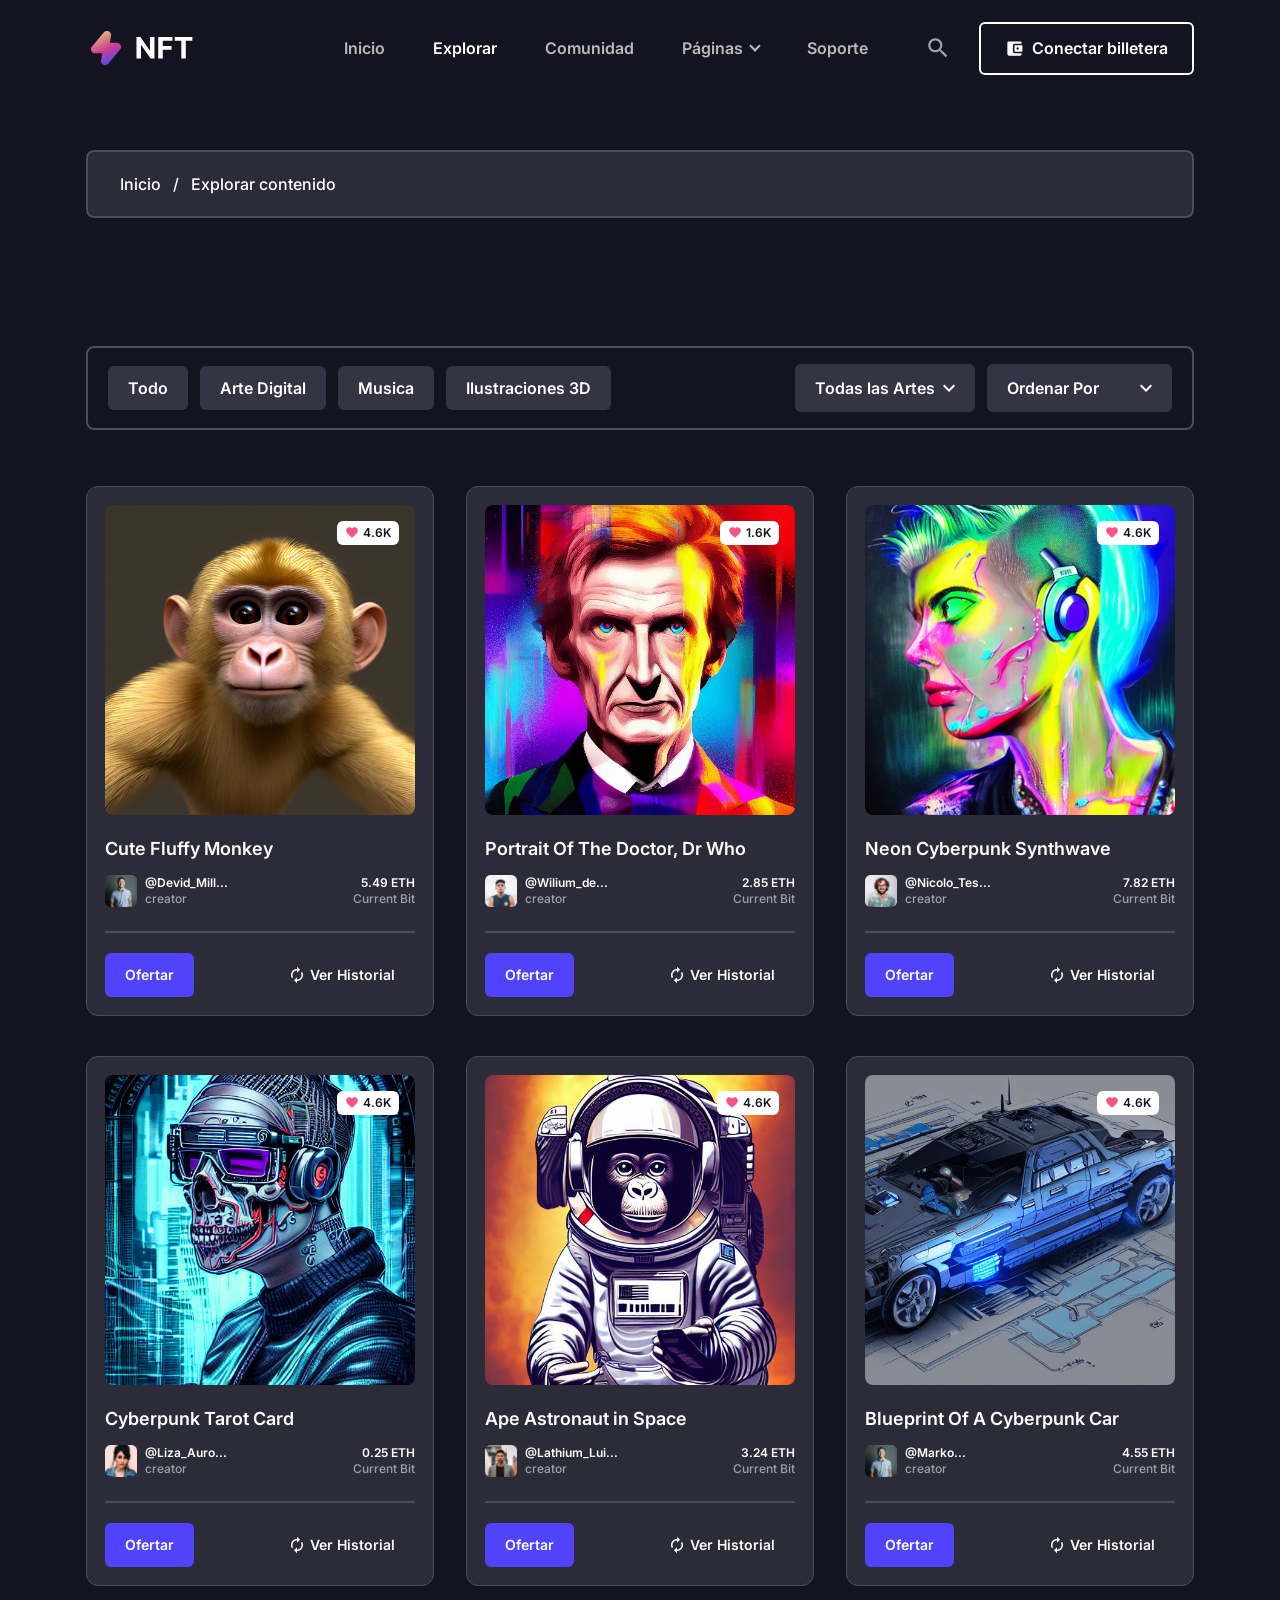
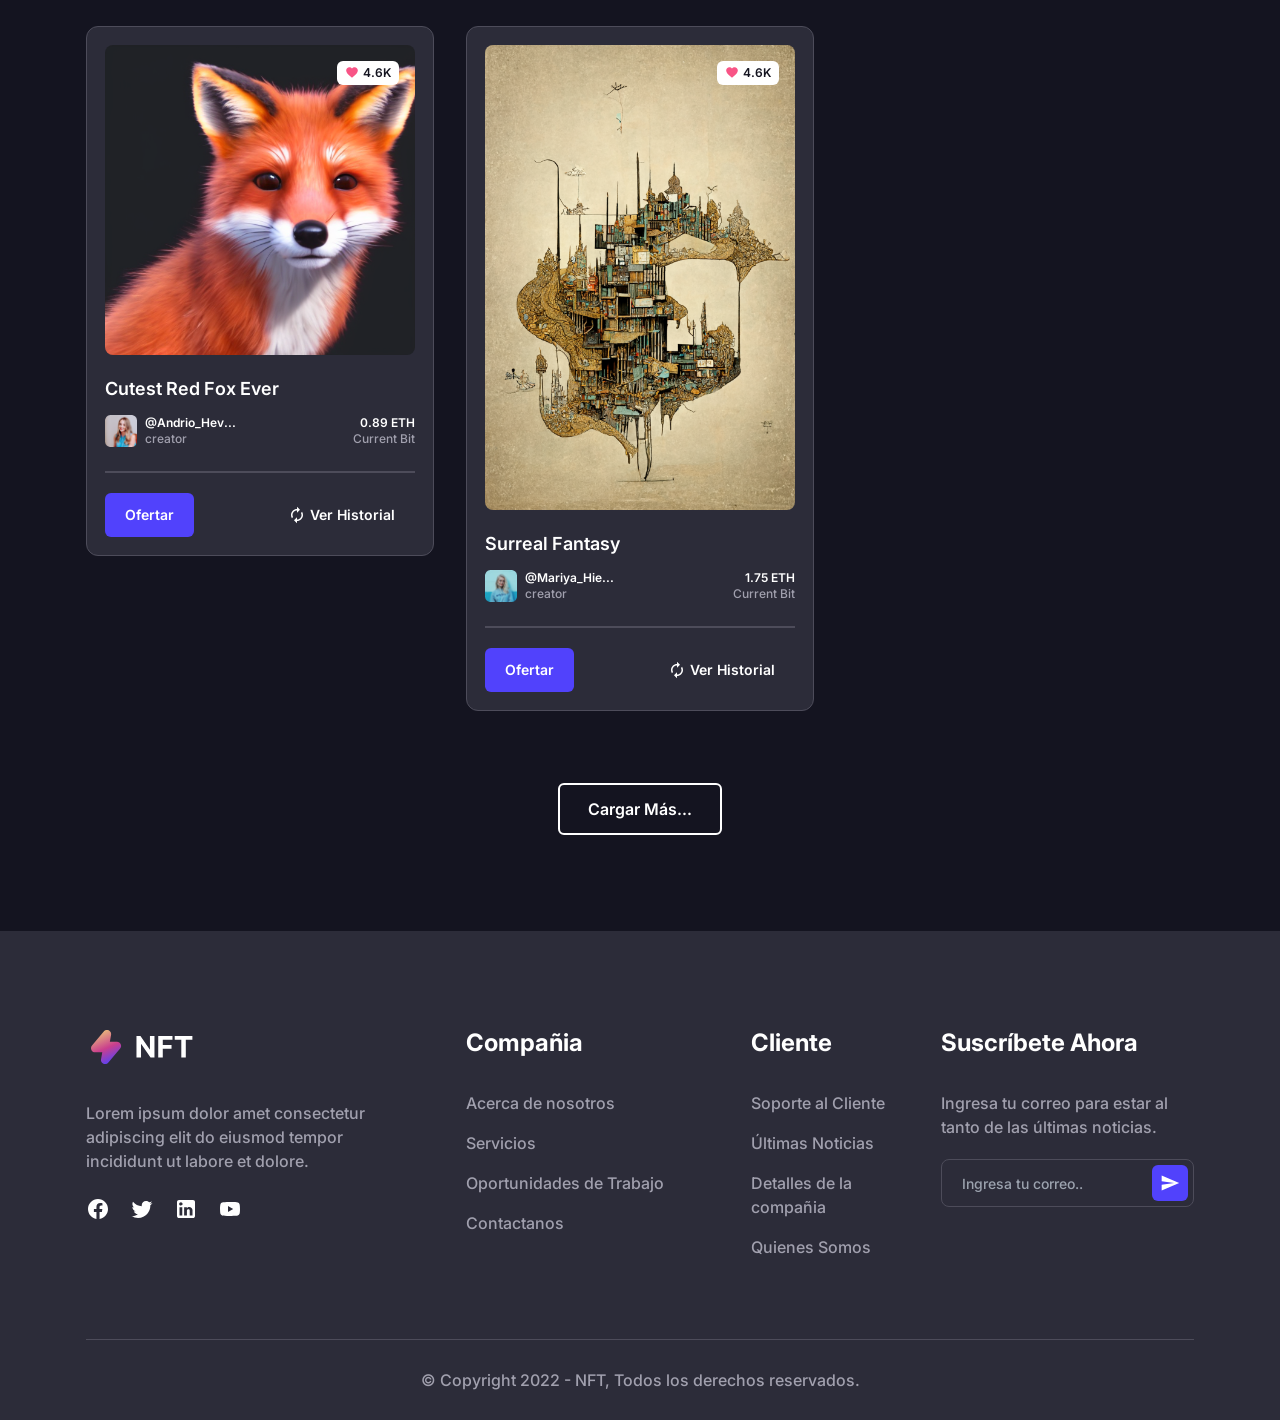
<file: explore-items.html>
<!DOCTYPE html>
<html lang="en">

<head>
  <meta charset="UTF-8" />
  <meta http-equiv="X-UA-Compatible" content="IE=edge" />
  <meta name="viewport" content="width=device-width, initial-scale=1.0" />
  <title>Explorar - NFT</title>
  <script type="text/javascript" nonce="79deb27c8d864769b9d5f4f479c"
    src="//local.adguard.org?ts=1670959751226&amp;type=content-script&amp;dmn=nft-tailwind.preview.uideck.com&amp;pth=%2Fexplore-items&amp;app=opera.exe&amp;css=3&amp;js=1&amp;rel=1&amp;rji=1&amp;sbe=1&amp;stealth=1&amp;st-push&amp;st-loc&amp;st-dnt&amp;st-1pcttl=4320"></script>
  <script type="text/javascript" nonce="79deb27c8d864769b9d5f4f479c"
    src="//local.adguard.org?ts=1670959751226&amp;name=AdGuard%20Extra&amp;name=AdGuard%20Popup%20Blocker&amp;type=user-script"></script>
  <link rel="shortcut icon" href="images/favicon.png" type="image/x-icon" />
  <link rel="stylesheet" href="css/animate.css" />
  <link rel="stylesheet" href="css/tailwind.css" />
  <script src="js/wow.min.js"></script>
  <script>
    // ===== wow js
    new WOW().init();
  </script>
  <script defer src="./js/alpine.min.js"></script>
</head>

<body class="a0" x-data="
      {
        scrolledFromTop: false
      }
    " x-init="window.pageYOffset >= 50 ? scrolledFromTop = true : scrolledFromTop = false"
  @scroll.window="window.pageYOffset >= 50 ? scrolledFromTop = true : scrolledFromTop = false">

  <header x-data="
        {
          navbarOpen: false,
          submenuOpen: false
        }
      " class="header a1 a2 a3 a4 a5 a6 a7 a8" :class="scrolledFromTop ? 'a9 aa ab ac ad' : ' a9' ">
    <div class="ae">
      <div class="af ag[-16px] a3 a5 ah">
        <div class="ai aj ak">
          <a href="index.html" class="header-logo al a4" :class="scrolledFromTop ? 'am lg:an' : 'ao lg:ap' ">
            <img src="images/logo.svg" alt="logo" class="aq aj" />
          </a>
        </div>
        <div class="a3 a4 a5 ah ak">
          <div>
            <button @click="navbarOpen = !navbarOpen " :class="navbarOpen && 'navbarTogglerActive' " id="navbarToggler"
              name="navbarToggler" aria-label="navbarToggler"
              class="ar as at/2 al au[-50%] av aw ax[6px] ay focus:az lg:aA">
              <span :class="navbarOpen && 'aB aC aD[7px]' " class="af aE[6px] al aF[2px] aG[30px] aH"></span>
              <span :class="navbarOpen && 'aI' " class="af aE[6px] al aF[2px] aG[30px] aH"></span>
              <span :class="navbarOpen && 'aD[-8px] aJ[135deg]' " class="af aE[6px] al aF[2px] aG[30px] aH"></span>
            </button>
            <nav :class="!navbarOpen && 'aA' " id="navbarCollapse"
              class="ar as aK a4 aL[250px] av aM aN lg:aO lg:al lg:a4 lg:aj lg:a6 aP lg:aQ lg:ak lg:aR xl:aS">
              <ul class="aT lg:a3">
                <li class="aU af">
                  <a href="index.html" class="aV a3 an aW aX aY[#bababa] group-hover:aZ lg:a_ lg:a10 lg:a11 lg:a12">
                    Inicio
                  </a>
                </li>
                <li class="aU af">
                  <a href="explore-items.html"
                    class="aV a3 an aW aX aZ group-hover:aZ lg:a_ lg:a13 lg:a10 lg:a11 lg:a12 xl:a14">
                    Explorar
                  </a>
                </li>
                <li class="aU af">
                  <a href="https://www.reddit.com/r/NFT/" target="_blank" rel="nofollow"
                    class="aV a3 an aW aX aY[#bababa] group-hover:aZ lg:a_ lg:a13 lg:a10 lg:a11 lg:a12 xl:a14">
                    Comunidad
                  </a>
                </li>
                <li class="aU submenu-item af">
                  <a href="javascript:void(0)" @click="submenuOpen = !submenuOpen"
                    class="af aV a3 an aW aX aY[#bababa] after:ar after:a15 after:at/2 after:a16[-2px] after:a17 after:a18 after:au[-50%] after:aC after:a19 after:a1a after:a1b group-hover:aZ lg:a_ lg:a13 lg:a10 lg:a11 lg:a1c lg:a1d lg:after:a1e xl:a14">
                    Páginas
                  </a>
                  <div :class="submenuOpen ? 'al' : 'aA' "
                    class="submenu af aK a2 aG[250px] a1f aa a1g a1h[top] a1i group-hover:a1j lg:a1k lg:ar lg:aD[110%] lg:al lg:aI lg:aN lg:group-hover:a1l lg:group-hover:aK">
                    <a href="explore-items.html" class="al a1m ax[10px] ak a1n a1o aY[#bababa] hover:aZ">
                      Explorar contenido
                    </a>
                    <a href="item-details.html" class="al a1m ax[10px] ak a1n a1o aY[#bababa] hover:aZ">
                      Detalles del contenido
                    </a>
                    <a href="create-item.html" class="al a1m ax[10px] ak a1n a1o aY[#bababa] hover:aZ">
                      Crear un contenido
                    </a>
                    <a href="connect-wallet.html" class="al a1m ax[10px] ak a1n a1o aY[#bababa] hover:aZ">
                      Conectar una billetera
                    </a>
                    <a href="support.html" class="al a1m ax[10px] ak a1n a1o aY[#bababa] hover:aZ">
                      Soporte
                    </a>
                    <a href="signin.html" class="al a1m ax[10px] ak a1n a1o aY[#bababa] hover:aZ">
                      Ingresar
                    </a>
                    <a href="signup.html" class="al a1m ax[10px] ak a1n a1o aY[#bababa] hover:aZ">
                      Crear cuenta
                    </a>
                  </div>
                </li>
                <li class="aU af">
                  <a href="support.html"
                    class="aV a3 an aW aX aY[#bababa] group-hover:aZ lg:a_ lg:a13 lg:a10 lg:a11 lg:a12 xl:a14">
                    Soporte
                  </a>
                </li>
              </ul>
            </nav>
          </div>
          <div class="aA a1p a1q sm:a3 lg:a1r">
            <div class="aU af aA md:a3">
              <button class="aP a1s aW aX a1t a7 hover:a1u lg:ak xl:a1s" name="search" aria-label="search">
                <svg width="26" height="26" viewBox="0 0 26 26" fill="none" xmlns="http://www.w3.org/2000/svg">
                  <path
                    d="M10.2917 3.25C12.1592 3.25 13.9503 3.99189 15.2709 5.31246C16.5914 6.63303 17.3333 8.4241 17.3333 10.2917C17.3333 12.0358 16.6942 13.6392 15.6433 14.8742L15.9358 15.1667H16.7917L22.2083 20.5833L20.5833 22.2083L15.1667 16.7917V15.9358L14.8742 15.6433C13.6392 16.6942 12.0358 17.3333 10.2917 17.3333C8.4241 17.3333 6.63303 16.5914 5.31246 15.2709C3.99189 13.9503 3.25 12.1592 3.25 10.2917C3.25 8.4241 3.99189 6.63303 5.31246 5.31246C6.63303 3.99189 8.4241 3.25 10.2917 3.25ZM10.2917 5.41667C7.58333 5.41667 5.41667 7.58333 5.41667 10.2917C5.41667 13 7.58333 15.1667 10.2917 15.1667C13 15.1667 15.1667 13 15.1667 10.2917C15.1667 7.58333 13 5.41667 10.2917 5.41667Z"
                    fill="currentColor" />
                </svg>
              </button>
              <div
                class="a1k ar aD[110%] a1e aG[250px] a1f aa a1v aI a1w group-hover:a1l group-hover:aK group-hover:a1j">
                <form class="a3">
                  <input type="text" placeholder="Buscar..." class="a4 a6 an ak aZ a1x" />
                  <button class="aZ" name="search-button" aria-label="search-button">
                    <svg width="26" height="26" viewBox="0 0 26 26" fill="none" xmlns="http://www.w3.org/2000/svg">
                      <path
                        d="M10.2917 3.25C12.1592 3.25 13.9503 3.99189 15.2709 5.31246C16.5914 6.63303 17.3333 8.4241 17.3333 10.2917C17.3333 12.0358 16.6942 13.6392 15.6433 14.8742L15.9358 15.1667H16.7917L22.2083 20.5833L20.5833 22.2083L15.1667 16.7917V15.9358L14.8742 15.6433C13.6392 16.6942 12.0358 17.3333 10.2917 17.3333C8.4241 17.3333 6.63303 16.5914 5.31246 15.2709C3.99189 13.9503 3.25 12.1592 3.25 10.2917C3.25 8.4241 3.99189 6.63303 5.31246 5.31246C6.63303 3.99189 8.4241 3.25 10.2917 3.25ZM10.2917 5.41667C7.58333 5.41667 5.41667 7.58333 5.41667 10.2917C5.41667 13 7.58333 15.1667 10.2917 15.1667C13 15.1667 15.1667 13 15.1667 10.2917C15.1667 7.58333 13 5.41667 10.2917 5.41667Z"
                        fill="currentColor" />
                    </svg>
                  </button>
                </form>
              </div>
            </div>
            <a href="connect-wallet.html"
            class="a3 a5 a1f a1y a1z aP aS aW aX aZ a7 a1i a1A hover:a1B hover:a1C lg:ak xl:aS">
            <span class="a1D">
              <svg width="19" height="25" viewBox="0 0 23 24" fill="none" xmlns="http://www.w3.org/2000/svg">
                <path
                  d="M20.125 17.75V18.7083C20.125 19.2167 19.9231 19.7042 19.5636 20.0636C19.2042 20.4231 18.7167 20.625 18.2083 20.625H4.79167C3.72792 20.625 2.875 19.7625 2.875 18.7083V5.29167C2.875 4.78333 3.07693 4.29582 3.43638 3.93638C3.79582 3.57693 4.28334 3.375 4.79167 3.375H18.2083C18.7167 3.375 19.2042 3.57693 19.5636 3.93638C19.9231 4.29582 20.125 4.78333 20.125 5.29167V6.25H11.5C10.4363 6.25 9.58333 7.1125 9.58333 8.16667V15.8333C9.58333 16.3417 9.78527 16.8292 10.1447 17.1886C10.5042 17.5481 10.9917 17.75 11.5 17.75H20.125ZM11.5 15.8333H21.0833V8.16667H11.5V15.8333ZM15.3333 13.4375C14.9521 13.4375 14.5865 13.286 14.3169 13.0165C14.0473 12.7469 13.8958 12.3812 13.8958 12C13.8958 11.6188 14.0473 11.2531 14.3169 10.9835C14.5865 10.714 14.9521 10.5625 15.3333 10.5625C15.7146 10.5625 16.0802 10.714 16.3498 10.9835C16.6194 11.2531 16.7708 11.6188 16.7708 12C16.7708 12.3812 16.6194 12.7469 16.3498 13.0165C16.0802 13.286 15.7146 13.4375 15.3333 13.4375Z"
                  fill="white" />
              </svg>
            </span>
            Conectar billetera
            </a>
            </div>
        </div>
      </div>
    </div>
  </header>


  <section class="a1E[150px] a1F">
    <div class="ae">
      <div class="av a1y a1G aM ao a1H">
        <ul class="a3 a5">
          <li class="a3 a5 aW a1o aZ">
            <a href="javascript:void(0)" class="aZ hover:a1u">
              Inicio
            </a>
            <span class="aw"> / </span>
          </li>
          <li class="a3 a5 aW a1o aZ">
            Explorar contenido
          </li>
        </ul>
      </div>
    </div>
  </section>


  <section class="a2L a1F">
    <div class="ae">
      <div class="a1K av a1y a1G am a2u">
        <div class="a1R a3 a1S a5 ah">
          <div class="a4 ak lg:a2G/12">
            <div class="a3 a2M a2N a2O lg:a2P">
              <button class="a10 a5 a1Z a2Q a1f a20[#353444] ax[10px] a2u aW aX aZ a1w hover:a1C">
                Todo
              </button>
              <button class="a10 a5 a1Z a2Q a1f a20[#353444] ax[10px] a2u aW aX aZ a1w hover:a1C">
                Arte Digital
              </button>
              <button class="a10 a5 a1Z a2Q a1f a20[#353444] ax[10px] a2u aW aX aZ a1w hover:a1C">
                Musica
              </button>
              <button class="a10 a5 a1Z a2Q a1f a20[#353444] ax[10px] a2u aW aX aZ a1w hover:a1C">
                Ilustraciones 3D
              </button>
            </div>
          </div>
          <div class="a4 ak lg:a2v/12">
            <div class="a3 a2M lg:a1p">
              <div class="af a10">
                <select class="a2R a1f a20[#353444] aP a2h a2i aW aX aZ a1x">
                  <option value="">Todas las Artes</option>
                  <option value="">Digital</option>
                  <option value="">Ilustración</option>
                </select>
                <span class="ar a2S at/2 a2m/2">
                  <svg width="12" height="8" viewBox="0 0 12 8" fill="none" xmlns="http://www.w3.org/2000/svg">
                    <path d="M1.41 0.580078L6 5.17008L10.59 0.580078L12 2.00008L6 8.00008L0 2.00008L1.41 0.580078Z"
                      fill="white" />
                  </svg>
                </span>
              </div>
              <div class="af a10">
                <select class="a2R a1f a20[#353444] aP a2h a2i aW aX aZ a1x">
                  <option value="" selected>Ordenar Por</option>
                  <option value="">Más Valorada</option>
                  <option value="">Media valorada</option>
                  <option value="">Menos Valorada</option>
                </select>
                <span class="ar a2S at/2 a2m/2">
                  <svg width="12" height="8" viewBox="0 0 12 8" fill="none" xmlns="http://www.w3.org/2000/svg">
                    <path d="M1.41 0.580078L6 5.17008L10.59 0.580078L12 2.00008L6 8.00008L0 2.00008L1.41 0.580078Z"
                      fill="white" />
                  </svg>
                </span>
              </div>
            </div>
          </div>
        </div>
      </div>
      <div class="a1R a3 a1S">
        <div class="a4 ak md:a1T/2 lg:a1T/3 2xl:a1T/4">
          <div class="a1U a1V a1W a1G aM a2T[18px]">
            <div class="af a1Y a2p av">
              <img src="images/NFTs/out-5.png" alt="auctions" class="a4" />
              <button class="ar as a2U a10 a5 a1f aH a2V a2W">
                <svg width="14" height="14" viewBox="0 0 14 14" fill="none" xmlns="http://www.w3.org/2000/svg">
                  <path
                    d="M6.99999 11.8709L6.15416 11.1009C3.14999 8.37675 1.16666 6.57425 1.16666 4.37508C1.16666 2.57258 2.57832 1.16675 4.37499 1.16675C5.38999 1.16675 6.36416 1.63925 6.99999 2.38008C7.63582 1.63925 8.60999 1.16675 9.62499 1.16675C11.4217 1.16675 12.8333 2.57258 12.8333 4.37508C12.8333 6.57425 10.85 8.37675 7.84582 11.1009L6.99999 11.8709Z"
                    fill="#F85486" />
                </svg>
                <span class="a2X a2Y aX a23">
                  4.6K
                </span>
              </button>
            </div>
            <div>
              <h3>
                <a href="item-details.html" class="a2D a2a a1Q aX aZ hover:a1u">
                  Cute Fluffy Monkey
                </a>
              </h3>
              <div class="a2b a3 a5 ah">
                <div class="a4">
                  <div class="a3 a5">
                    <div class="a2Z a2_ a4 aL[32px] a1f">
                      <img src="images/picks/creator-01.png" alt="creator" class="a30 a4 a31 a32" />
                    </div>
                    <div class="a4">
                      <h4 class="a2Y aX aZ">
                        @Devid_Mill...
                        <span class="al a2Y a1o a1t">
                          creator
                        </span>
                      </h4>
                    </div>
                  </div>
                </div>
                <div class="a4">
                  <h5 class="a33 a2Y aX aZ">
                    5.49 ETH
                    <span class="al a2Y a1o a1t">
                      Current Bit
                    </span>
                  </h5>
                </div>
              </div>
              <div class="a3 a5 ah a34 a1G a35">
                <a href="javascript:void(0)" class="a3 a5 a1Z a1f a1C aP ak a1n aX aZ a1w hover:a36 sm:a2u">
                  Ofertar
                </a>
                <a href="javascript:void(0)" class="a3 a5 a1Z a1f aP ak a1n aX aZ hover:a1u sm:a2u">
                  <span class="a37">
                    <svg width="18" height="18" viewBox="0 0 18 18" fill="none" xmlns="http://www.w3.org/2000/svg">
                      <path
                        d="M9 4.5V6.75L12 3.75L9 0.75V3C7.4087 3 5.88258 3.63214 4.75736 4.75736C3.63214 5.88258 3 7.4087 3 9C3 10.1775 3.345 11.2725 3.93 12.195L5.025 11.1C4.6875 10.4775 4.5 9.75 4.5 9C4.5 7.80653 4.97411 6.66193 5.81802 5.81802C6.66193 4.97411 7.80652 4.5 9 4.5ZM14.07 5.805L12.975 6.9C13.305 7.53 13.5 8.25 13.5 9C13.5 10.1935 13.0259 11.3381 12.182 12.182C11.3381 13.0259 10.1935 13.5 9 13.5V11.25L6 14.25L9 17.25V15C10.5913 15 12.1174 14.3679 13.2426 13.2426C14.3679 12.1174 15 10.5913 15 9C15 7.8225 14.655 6.7275 14.07 5.805Z"
                        fill="currentColor" />
                    </svg>
                  </span>
                  Ver Historial
                </a>
              </div>
            </div>
          </div>
        </div>
        <div class="a4 ak md:a1T/2 lg:a1T/3 2xl:a1T/4">
          <div class="a1U a1V a1W a1G aM a2T[18px]">
            <div class="af a1Y a2p av">
              <img src="images/NFTs/out-8.webp" alt="auctions" class="a4" />
              <button class="ar as a2U a10 a5 a1f aH a2V a2W">
                <svg width="14" height="14" viewBox="0 0 14 14" fill="none" xmlns="http://www.w3.org/2000/svg">
                  <path
                    d="M6.99999 11.8709L6.15416 11.1009C3.14999 8.37675 1.16666 6.57425 1.16666 4.37508C1.16666 2.57258 2.57832 1.16675 4.37499 1.16675C5.38999 1.16675 6.36416 1.63925 6.99999 2.38008C7.63582 1.63925 8.60999 1.16675 9.62499 1.16675C11.4217 1.16675 12.8333 2.57258 12.8333 4.37508C12.8333 6.57425 10.85 8.37675 7.84582 11.1009L6.99999 11.8709Z"
                    fill="#F85486" />
                </svg>
                <span class="a2X a2Y aX a23">
                  1.6K
                </span>
              </button>
            </div>
            <div>
              <h3>
                <a href="item-details.html" class="a2D a2a a1Q aX aZ hover:a1u">
                  Portrait Of The Doctor, Dr Who
                </a>
              </h3>
              <div class="a2b a3 a5 ah">
                <div class="a4">
                  <div class="a3 a5">
                    <div class="a2Z a2_ a4 aL[32px] a1f">
                      <img src="images/picks/creator-02.png" alt="creator" class="a30 a4 a31 a32" />
                    </div>
                    <div class="a4">
                      <h4 class="a2Y aX aZ">
                        @Wilium_de...
                        <span class="al a2Y a1o a1t">
                          creator
                        </span>
                      </h4>
                    </div>
                  </div>
                </div>
                <div class="a4">
                  <h5 class="a33 a2Y aX aZ">
                    2.85 ETH
                    <span class="al a2Y a1o a1t">
                      Current Bit
                    </span>
                  </h5>
                </div>
              </div>
              <div class="a3 a5 ah a34 a1G a35">
                <a href="javascript:void(0)" class="a3 a5 a1Z a1f a1C aP ak a1n aX aZ a1w hover:a36 sm:a2u">
                  Ofertar
                </a>
                <a href="javascript:void(0)" class="a3 a5 a1Z a1f aP ak a1n aX aZ hover:a1u sm:a2u">
                  <span class="a37">
                    <svg width="18" height="18" viewBox="0 0 18 18" fill="none" xmlns="http://www.w3.org/2000/svg">
                      <path
                        d="M9 4.5V6.75L12 3.75L9 0.75V3C7.4087 3 5.88258 3.63214 4.75736 4.75736C3.63214 5.88258 3 7.4087 3 9C3 10.1775 3.345 11.2725 3.93 12.195L5.025 11.1C4.6875 10.4775 4.5 9.75 4.5 9C4.5 7.80653 4.97411 6.66193 5.81802 5.81802C6.66193 4.97411 7.80652 4.5 9 4.5ZM14.07 5.805L12.975 6.9C13.305 7.53 13.5 8.25 13.5 9C13.5 10.1935 13.0259 11.3381 12.182 12.182C11.3381 13.0259 10.1935 13.5 9 13.5V11.25L6 14.25L9 17.25V15C10.5913 15 12.1174 14.3679 13.2426 13.2426C14.3679 12.1174 15 10.5913 15 9C15 7.8225 14.655 6.7275 14.07 5.805Z"
                        fill="currentColor" />
                    </svg>
                  </span>
                  Ver Historial
                </a>
              </div>
            </div>
          </div>
        </div>
        <div class="a4 ak md:a1T/2 lg:a1T/3 2xl:a1T/4">
          <div class="a1U a1V a1W a1G aM a2T[18px]">
            <div class="af a1Y a2p av">
              <img src="images/NFTs/out-14.png" alt="auctions" class="a4" />
              <button class="ar as a2U a10 a5 a1f aH a2V a2W">
                <svg width="14" height="14" viewBox="0 0 14 14" fill="none" xmlns="http://www.w3.org/2000/svg">
                  <path
                    d="M6.99999 11.8709L6.15416 11.1009C3.14999 8.37675 1.16666 6.57425 1.16666 4.37508C1.16666 2.57258 2.57832 1.16675 4.37499 1.16675C5.38999 1.16675 6.36416 1.63925 6.99999 2.38008C7.63582 1.63925 8.60999 1.16675 9.62499 1.16675C11.4217 1.16675 12.8333 2.57258 12.8333 4.37508C12.8333 6.57425 10.85 8.37675 7.84582 11.1009L6.99999 11.8709Z"
                    fill="#F85486" />
                </svg>
                <span class="a2X a2Y aX a23">
                  4.6K
                </span>
              </button>
            </div>
            <div>
              <h3>
                <a href="item-details.html" class="a2D a2a a1Q aX aZ hover:a1u">
                  Neon Cyberpunk Synthwave
                </a>
              </h3>
              <div class="a2b a3 a5 ah">
                <div class="a4">
                  <div class="a3 a5">
                    <div class="a2Z a2_ a4 aL[32px] a1f">
                      <img src="images/picks/creator-03.png" alt="creator" class="a30 a4 a31 a32" />
                    </div>
                    <div class="a4">
                      <h4 class="a2Y aX aZ">
                        @Nicolo_Tes...
                        <span class="al a2Y a1o a1t">
                          creator
                        </span>
                      </h4>
                    </div>
                  </div>
                </div>
                <div class="a4">
                  <h5 class="a33 a2Y aX aZ">
                    7.82 ETH
                    <span class="al a2Y a1o a1t">
                      Current Bit
                    </span>
                  </h5>
                </div>
              </div>
              <div class="a3 a5 ah a34 a1G a35">
                <a href="javascript:void(0)" class="a3 a5 a1Z a1f a1C aP ak a1n aX aZ a1w hover:a36 sm:a2u">
                  Ofertar
                </a>
                <a href="javascript:void(0)" class="a3 a5 a1Z a1f aP ak a1n aX aZ hover:a1u sm:a2u">
                  <span class="a37">
                    <svg width="18" height="18" viewBox="0 0 18 18" fill="none" xmlns="http://www.w3.org/2000/svg">
                      <path
                        d="M9 4.5V6.75L12 3.75L9 0.75V3C7.4087 3 5.88258 3.63214 4.75736 4.75736C3.63214 5.88258 3 7.4087 3 9C3 10.1775 3.345 11.2725 3.93 12.195L5.025 11.1C4.6875 10.4775 4.5 9.75 4.5 9C4.5 7.80653 4.97411 6.66193 5.81802 5.81802C6.66193 4.97411 7.80652 4.5 9 4.5ZM14.07 5.805L12.975 6.9C13.305 7.53 13.5 8.25 13.5 9C13.5 10.1935 13.0259 11.3381 12.182 12.182C11.3381 13.0259 10.1935 13.5 9 13.5V11.25L6 14.25L9 17.25V15C10.5913 15 12.1174 14.3679 13.2426 13.2426C14.3679 12.1174 15 10.5913 15 9C15 7.8225 14.655 6.7275 14.07 5.805Z"
                        fill="currentColor" />
                    </svg>
                  </span>
                  Ver Historial
                </a>
              </div>
            </div>
          </div>
        </div>
        <div class="a4 ak md:a1T/2 lg:a1T/3 2xl:a1T/4">
          <div class="a1U a1V a1W a1G aM a2T[18px]">
            <div class="af a1Y a2p av">
              <img src="images/NFTs/out-2.png" alt="auctions" class="a4" />
              <button class="ar as a2U a10 a5 a1f aH a2V a2W">
                <svg width="14" height="14" viewBox="0 0 14 14" fill="none" xmlns="http://www.w3.org/2000/svg">
                  <path
                    d="M6.99999 11.8709L6.15416 11.1009C3.14999 8.37675 1.16666 6.57425 1.16666 4.37508C1.16666 2.57258 2.57832 1.16675 4.37499 1.16675C5.38999 1.16675 6.36416 1.63925 6.99999 2.38008C7.63582 1.63925 8.60999 1.16675 9.62499 1.16675C11.4217 1.16675 12.8333 2.57258 12.8333 4.37508C12.8333 6.57425 10.85 8.37675 7.84582 11.1009L6.99999 11.8709Z"
                    fill="#F85486" />
                </svg>
                <span class="a2X a2Y aX a23">
                  4.6K
                </span>
              </button>
            </div>
            <div>
              <h3>
                <a href="item-details.html" class="a2D a2a a1Q aX aZ hover:a1u">
                  Cyberpunk Tarot Card
                </a>
              </h3>
              <div class="a2b a3 a5 ah">
                <div class="a4">
                  <div class="a3 a5">
                    <div class="a2Z a2_ a4 aL[32px] a1f">
                      <img src="images/picks/creator-04.png" alt="creator" class="a30 a4 a31 a32" />
                    </div>
                    <div class="a4">
                      <h4 class="a2Y aX aZ">
                        @Liza_Auro...
                        <span class="al a2Y a1o a1t">
                          creator
                        </span>
                      </h4>
                    </div>
                  </div>
                </div>
                <div class="a4">
                  <h5 class="a33 a2Y aX aZ">
                    0.25 ETH
                    <span class="al a2Y a1o a1t">
                      Current Bit
                    </span>
                  </h5>
                </div>
              </div>
              <div class="a3 a5 ah a34 a1G a35">
                <a href="javascript:void(0)" class="a3 a5 a1Z a1f a1C aP ak a1n aX aZ a1w hover:a36 sm:a2u">
                  Ofertar
                </a>
                <a href="javascript:void(0)" class="a3 a5 a1Z a1f aP ak a1n aX aZ hover:a1u sm:a2u">
                  <span class="a37">
                    <svg width="18" height="18" viewBox="0 0 18 18" fill="none" xmlns="http://www.w3.org/2000/svg">
                      <path
                        d="M9 4.5V6.75L12 3.75L9 0.75V3C7.4087 3 5.88258 3.63214 4.75736 4.75736C3.63214 5.88258 3 7.4087 3 9C3 10.1775 3.345 11.2725 3.93 12.195L5.025 11.1C4.6875 10.4775 4.5 9.75 4.5 9C4.5 7.80653 4.97411 6.66193 5.81802 5.81802C6.66193 4.97411 7.80652 4.5 9 4.5ZM14.07 5.805L12.975 6.9C13.305 7.53 13.5 8.25 13.5 9C13.5 10.1935 13.0259 11.3381 12.182 12.182C11.3381 13.0259 10.1935 13.5 9 13.5V11.25L6 14.25L9 17.25V15C10.5913 15 12.1174 14.3679 13.2426 13.2426C14.3679 12.1174 15 10.5913 15 9C15 7.8225 14.655 6.7275 14.07 5.805Z"
                        fill="currentColor" />
                    </svg>
                  </span>
                  Ver Historial
                </a>
              </div>
            </div>
          </div>
        </div>
        <div class="a4 ak md:a1T/2 lg:a1T/3 2xl:a1T/4">
          <div class="a1U a1V a1W a1G aM a2T[18px]">
            <div class="af a1Y a2p av">
              <img src="images/NFTs/out-1.png" alt="auctions" class="a4" />
              <button class="ar as a2U a10 a5 a1f aH a2V a2W">
                <svg width="14" height="14" viewBox="0 0 14 14" fill="none" xmlns="http://www.w3.org/2000/svg">
                  <path
                    d="M6.99999 11.8709L6.15416 11.1009C3.14999 8.37675 1.16666 6.57425 1.16666 4.37508C1.16666 2.57258 2.57832 1.16675 4.37499 1.16675C5.38999 1.16675 6.36416 1.63925 6.99999 2.38008C7.63582 1.63925 8.60999 1.16675 9.62499 1.16675C11.4217 1.16675 12.8333 2.57258 12.8333 4.37508C12.8333 6.57425 10.85 8.37675 7.84582 11.1009L6.99999 11.8709Z"
                    fill="#F85486" />
                </svg>
                <span class="a2X a2Y aX a23">
                  4.6K
                </span>
              </button>
            </div>
            <div>
              <h3>
                <a href="item-details.html" class="a2D a2a a1Q aX aZ hover:a1u">
                  Ape Astronaut in Space
                </a>
              </h3>
              <div class="a2b a3 a5 ah">
                <div class="a4">
                  <div class="a3 a5">
                    <div class="a2Z a2_ a4 aL[32px] a1f">
                      <img src="images/picks/creator-05.png" alt="creator" class="a30 a4 a31 a32" />
                    </div>
                    <div class="a4">
                      <h4 class="a2Y aX aZ">
                        @Lathium_Lui...
                        <span class="al a2Y a1o a1t">
                          creator
                        </span>
                      </h4>
                    </div>
                  </div>
                </div>
                <div class="a4">
                  <h5 class="a33 a2Y aX aZ">
                    3.24 ETH
                    <span class="al a2Y a1o a1t">
                      Current Bit
                    </span>
                  </h5>
                </div>
              </div>
              <div class="a3 a5 ah a34 a1G a35">
                <a href="javascript:void(0)" class="a3 a5 a1Z a1f a1C aP ak a1n aX aZ a1w hover:a36 sm:a2u">
                  Ofertar
                </a>
                <a href="javascript:void(0)" class="a3 a5 a1Z a1f aP ak a1n aX aZ hover:a1u sm:a2u">
                  <span class="a37">
                    <svg width="18" height="18" viewBox="0 0 18 18" fill="none" xmlns="http://www.w3.org/2000/svg">
                      <path
                        d="M9 4.5V6.75L12 3.75L9 0.75V3C7.4087 3 5.88258 3.63214 4.75736 4.75736C3.63214 5.88258 3 7.4087 3 9C3 10.1775 3.345 11.2725 3.93 12.195L5.025 11.1C4.6875 10.4775 4.5 9.75 4.5 9C4.5 7.80653 4.97411 6.66193 5.81802 5.81802C6.66193 4.97411 7.80652 4.5 9 4.5ZM14.07 5.805L12.975 6.9C13.305 7.53 13.5 8.25 13.5 9C13.5 10.1935 13.0259 11.3381 12.182 12.182C11.3381 13.0259 10.1935 13.5 9 13.5V11.25L6 14.25L9 17.25V15C10.5913 15 12.1174 14.3679 13.2426 13.2426C14.3679 12.1174 15 10.5913 15 9C15 7.8225 14.655 6.7275 14.07 5.805Z"
                        fill="currentColor" />
                    </svg>
                  </span>
                  Ver Historial
                </a>
              </div>
            </div>
          </div>
        </div>
        <div class="a4 ak md:a1T/2 lg:a1T/3 2xl:a1T/4">
          <div class="a1U a1V a1W a1G aM a2T[18px]">
            <div class="af a1Y a2p av">
              <img src="images/NFTs/out-9.png" alt="auctions" class="a4" />
              <button class="ar as a2U a10 a5 a1f aH a2V a2W">
                <svg width="14" height="14" viewBox="0 0 14 14" fill="none" xmlns="http://www.w3.org/2000/svg">
                  <path
                    d="M6.99999 11.8709L6.15416 11.1009C3.14999 8.37675 1.16666 6.57425 1.16666 4.37508C1.16666 2.57258 2.57832 1.16675 4.37499 1.16675C5.38999 1.16675 6.36416 1.63925 6.99999 2.38008C7.63582 1.63925 8.60999 1.16675 9.62499 1.16675C11.4217 1.16675 12.8333 2.57258 12.8333 4.37508C12.8333 6.57425 10.85 8.37675 7.84582 11.1009L6.99999 11.8709Z"
                    fill="#F85486" />
                </svg>
                <span class="a2X a2Y aX a23">
                  4.6K
                </span>
              </button>
            </div>
            <div>
              <h3>
                <a href="item-details.html" class="a2D a2a a1Q aX aZ hover:a1u">
                  Blueprint Of A Cyberpunk Car
                </a>
              </h3>
              <div class="a2b a3 a5 ah">
                <div class="a4">
                  <div class="a3 a5">
                    <div class="a2Z a2_ a4 aL[32px] a1f">
                      <img src="images/picks/creator-06.png" alt="creator" class="a30 a4 a31 a32" />
                    </div>
                    <div class="a4">
                      <h4 class="a2Y aX aZ">
                        @Marko...
                        <span class="al a2Y a1o a1t">
                          creator
                        </span>
                      </h4>
                    </div>
                  </div>
                </div>
                <div class="a4">
                  <h5 class="a33 a2Y aX aZ">
                    4.55 ETH
                    <span class="al a2Y a1o a1t">
                      Current Bit
                    </span>
                  </h5>
                </div>
              </div>
              <div class="a3 a5 ah a34 a1G a35">
                <a href="javascript:void(0)" class="a3 a5 a1Z a1f a1C aP ak a1n aX aZ a1w hover:a36 sm:a2u">
                  Ofertar
                </a>
                <a href="javascript:void(0)" class="a3 a5 a1Z a1f aP ak a1n aX aZ hover:a1u sm:a2u">
                  <span class="a37">
                    <svg width="18" height="18" viewBox="0 0 18 18" fill="none" xmlns="http://www.w3.org/2000/svg">
                      <path
                        d="M9 4.5V6.75L12 3.75L9 0.75V3C7.4087 3 5.88258 3.63214 4.75736 4.75736C3.63214 5.88258 3 7.4087 3 9C3 10.1775 3.345 11.2725 3.93 12.195L5.025 11.1C4.6875 10.4775 4.5 9.75 4.5 9C4.5 7.80653 4.97411 6.66193 5.81802 5.81802C6.66193 4.97411 7.80652 4.5 9 4.5ZM14.07 5.805L12.975 6.9C13.305 7.53 13.5 8.25 13.5 9C13.5 10.1935 13.0259 11.3381 12.182 12.182C11.3381 13.0259 10.1935 13.5 9 13.5V11.25L6 14.25L9 17.25V15C10.5913 15 12.1174 14.3679 13.2426 13.2426C14.3679 12.1174 15 10.5913 15 9C15 7.8225 14.655 6.7275 14.07 5.805Z"
                        fill="currentColor" />
                    </svg>
                  </span>
                  Ver Historial
                </a>
              </div>
            </div>
          </div>
        </div>
        <div class="a4 ak md:a1T/2 lg:a1T/3 2xl:a1T/4">
          <div class="a1U a1V a1W a1G aM a2T[18px]">
            <div class="af a1Y a2p av">
              <img src="images/NFTs/out-4.png" alt="auctions" class="a4" />
              <button class="ar as a2U a10 a5 a1f aH a2V a2W">
                <svg width="14" height="14" viewBox="0 0 14 14" fill="none" xmlns="http://www.w3.org/2000/svg">
                  <path
                    d="M6.99999 11.8709L6.15416 11.1009C3.14999 8.37675 1.16666 6.57425 1.16666 4.37508C1.16666 2.57258 2.57832 1.16675 4.37499 1.16675C5.38999 1.16675 6.36416 1.63925 6.99999 2.38008C7.63582 1.63925 8.60999 1.16675 9.62499 1.16675C11.4217 1.16675 12.8333 2.57258 12.8333 4.37508C12.8333 6.57425 10.85 8.37675 7.84582 11.1009L6.99999 11.8709Z"
                    fill="#F85486" />
                </svg>
                <span class="a2X a2Y aX a23">
                  4.6K
                </span>
              </button>
            </div>
            <div>
              <h3>
                <a href="item-details.html" class="a2D a2a a1Q aX aZ hover:a1u">
                  Cutest Red Fox Ever
                </a>
              </h3>
              <div class="a2b a3 a5 ah">
                <div class="a4">
                  <div class="a3 a5">
                    <div class="a2Z a2_ a4 aL[32px] a1f">
                      <img src="images/picks/creator-07.png" alt="creator" class="a30 a4 a31 a32" />
                    </div>
                    <div class="a4">
                      <h4 class="a2Y aX aZ">
                        @Andrio_Hev...
                        <span class="al a2Y a1o a1t">
                          creator
                        </span>
                      </h4>
                    </div>
                  </div>
                </div>
                <div class="a4">
                  <h5 class="a33 a2Y aX aZ">
                    0.89 ETH
                    <span class="al a2Y a1o a1t">
                      Current Bit
                    </span>
                  </h5>
                </div>
              </div>
              <div class="a3 a5 ah a34 a1G a35">
                <a href="javascript:void(0)" class="a3 a5 a1Z a1f a1C aP ak a1n aX aZ a1w hover:a36 sm:a2u">
                  Ofertar
                </a>
                <a href="javascript:void(0)" class="a3 a5 a1Z a1f aP ak a1n aX aZ hover:a1u sm:a2u">
                  <span class="a37">
                    <svg width="18" height="18" viewBox="0 0 18 18" fill="none" xmlns="http://www.w3.org/2000/svg">
                      <path
                        d="M9 4.5V6.75L12 3.75L9 0.75V3C7.4087 3 5.88258 3.63214 4.75736 4.75736C3.63214 5.88258 3 7.4087 3 9C3 10.1775 3.345 11.2725 3.93 12.195L5.025 11.1C4.6875 10.4775 4.5 9.75 4.5 9C4.5 7.80653 4.97411 6.66193 5.81802 5.81802C6.66193 4.97411 7.80652 4.5 9 4.5ZM14.07 5.805L12.975 6.9C13.305 7.53 13.5 8.25 13.5 9C13.5 10.1935 13.0259 11.3381 12.182 12.182C11.3381 13.0259 10.1935 13.5 9 13.5V11.25L6 14.25L9 17.25V15C10.5913 15 12.1174 14.3679 13.2426 13.2426C14.3679 12.1174 15 10.5913 15 9C15 7.8225 14.655 6.7275 14.07 5.805Z"
                        fill="currentColor" />
                    </svg>
                  </span>
                  Ver Historial
                </a>
              </div>
            </div>
          </div>
        </div>
        <div class="a4 ak md:a1T/2 lg:a1T/3 2xl:a1T/4">
          <div class="a1U a1V a1W a1G aM a2T[18px]">
            <div class="af a1Y a2p av">
              <img src="images/NFTs/out-16.png" alt="auctions" class="a4" />
              <button class="ar as a2U a10 a5 a1f aH a2V a2W">
                <svg width="14" height="14" viewBox="0 0 14 14" fill="none" xmlns="http://www.w3.org/2000/svg">
                  <path
                    d="M6.99999 11.8709L6.15416 11.1009C3.14999 8.37675 1.16666 6.57425 1.16666 4.37508C1.16666 2.57258 2.57832 1.16675 4.37499 1.16675C5.38999 1.16675 6.36416 1.63925 6.99999 2.38008C7.63582 1.63925 8.60999 1.16675 9.62499 1.16675C11.4217 1.16675 12.8333 2.57258 12.8333 4.37508C12.8333 6.57425 10.85 8.37675 7.84582 11.1009L6.99999 11.8709Z"
                    fill="#F85486" />
                </svg>
                <span class="a2X a2Y aX a23">
                  4.6K
                </span>
              </button>
            </div>
            <div>
              <h3>
                <a href="item-details.html" class="a2D a2a a1Q aX aZ hover:a1u">
                  Surreal Fantasy
                </a>
              </h3>
              <div class="a2b a3 a5 ah">
                <div class="a4">
                  <div class="a3 a5">
                    <div class="a2Z a2_ a4 aL[32px] a1f">
                      <img src="images/picks/creator-08.png" alt="creator" class="a30 a4 a31 a32" />
                    </div>
                    <div class="a4">
                      <h4 class="a2Y aX aZ">
                        @Mariya_Hie...
                        <span class="al a2Y a1o a1t">
                          creator
                        </span>
                      </h4>
                    </div>
                  </div>
                </div>
                <div class="a4">
                  <h5 class="a33 a2Y aX aZ">
                    1.75 ETH
                    <span class="al a2Y a1o a1t">
                      Current Bit
                    </span>
                  </h5>
                </div>
              </div>
              <div class="a3 a5 ah a34 a1G a35">
                <a href="javascript:void(0)" class="a3 a5 a1Z a1f a1C aP ak a1n aX aZ a1w hover:a36 sm:a2u">
                  Ofertar
                </a>
                <a href="javascript:void(0)" class="a3 a5 a1Z a1f aP ak a1n aX aZ hover:a1u sm:a2u">
                  <span class="a37">
                    <svg width="18" height="18" viewBox="0 0 18 18" fill="none" xmlns="http://www.w3.org/2000/svg">
                      <path
                        d="M9 4.5V6.75L12 3.75L9 0.75V3C7.4087 3 5.88258 3.63214 4.75736 4.75736C3.63214 5.88258 3 7.4087 3 9C3 10.1775 3.345 11.2725 3.93 12.195L5.025 11.1C4.6875 10.4775 4.5 9.75 4.5 9C4.5 7.80653 4.97411 6.66193 5.81802 5.81802C6.66193 4.97411 7.80652 4.5 9 4.5ZM14.07 5.805L12.975 6.9C13.305 7.53 13.5 8.25 13.5 9C13.5 10.1935 13.0259 11.3381 12.182 12.182C11.3381 13.0259 10.1935 13.5 9 13.5V11.25L6 14.25L9 17.25V15C10.5913 15 12.1174 14.3679 13.2426 13.2426C14.3679 12.1174 15 10.5913 15 9C15 7.8225 14.655 6.7275 14.07 5.805Z"
                        fill="currentColor" />
                    </svg>
                  </span>
                  Ver Historial
                </a>
              </div>
            </div>
          </div>
        </div>
        <div class="a4 ak">
          <div class="a2L a1L">
            <a href="javascript:void(0)" class="a10 a5 a1Z a1f a1y a1z aP a1s aW aX aZ a1w hover:a1B hover:a1C">
              Cargar Más...
            </a>
          </div>
        </div>
      </div>
    </div>
  </section>


  <footer class="aM a24">
    <div class="ae">
      <div class="a1R a3 a1S">
        <div class="a4 ak sm:a25/12 lg:a26/12 xl:a27/12">
          <div class="a28">
            <div class="aL[300px]">
              <a href="index.html" class="a29 a2a">
                <img src="images/logo.svg" alt="logo" class="aq" />
              </a>
              <p class="a2b aW a1o a1t">
                Lorem ipsum dolor amet consectetur adipiscing elit do eiusmod
                tempor incididunt ut labore et dolore.
              </p>
              <div class="a3 a5">
                <a href="https://www.facebook.com/NFToken/" target="_blank" name="social-link" aria-label="social-link" class="a2c aZ hover:a1u">
                  <svg width="24" height="24" viewBox="0 0 24 24" class="a2d">
                    <path
                      d="M12 2.04C6.5 2.04 2 6.53 2 12.06C2 17.06 5.66 21.21 10.44 21.96V14.96H7.9V12.06H10.44V9.85C10.44 7.34 11.93 5.96 14.22 5.96C15.31 5.96 16.45 6.15 16.45 6.15V8.62H15.19C13.95 8.62 13.56 9.39 13.56 10.18V12.06H16.34L15.89 14.96H13.56V21.96C15.9164 21.5878 18.0622 20.3855 19.6099 18.5701C21.1576 16.7546 22.0054 14.4456 22 12.06C22 6.53 17.5 2.04 12 2.04Z" />
                  </svg>
                </a>
                <a href="https://twitter.com/nft_protocol" target="_blank" name="social-link" aria-label="social-link" class="a2c aZ hover:a1u">
                  <svg width="24" height="24" viewBox="0 0 24 24" class="a2d">
                    <path
                      d="M22.46 6C21.69 6.35 20.86 6.58 20 6.69C20.88 6.16 21.56 5.32 21.88 4.31C21.05 4.81 20.13 5.16 19.16 5.36C18.37 4.5 17.26 4 16 4C13.65 4 11.73 5.92 11.73 8.29C11.73 8.63 11.77 8.96 11.84 9.27C8.27998 9.09 5.10998 7.38 2.99998 4.79C2.62998 5.42 2.41998 6.16 2.41998 6.94C2.41998 8.43 3.16998 9.75 4.32998 10.5C3.61998 10.5 2.95998 10.3 2.37998 10C2.37998 10 2.37998 10 2.37998 10.03C2.37998 12.11 3.85998 13.85 5.81998 14.24C5.45998 14.34 5.07998 14.39 4.68998 14.39C4.41998 14.39 4.14998 14.36 3.88998 14.31C4.42998 16 5.99998 17.26 7.88998 17.29C6.42998 18.45 4.57998 19.13 2.55998 19.13C2.21998 19.13 1.87998 19.11 1.53998 19.07C3.43998 20.29 5.69998 21 8.11998 21C16 21 20.33 14.46 20.33 8.79C20.33 8.6 20.33 8.42 20.32 8.23C21.16 7.63 21.88 6.87 22.46 6Z" />
                  </svg>
                </a>
                <a href="https://www.linkedin.com/company/nftdotcom" target="_blank" name="social-link" aria-label="social-link" class="a2c aZ hover:a1u">
                  <svg width="24" height="24" viewBox="0 0 24 24" class="a2d">
                    <path
                      d="M19 3C19.5304 3 20.0391 3.21071 20.4142 3.58579C20.7893 3.96086 21 4.46957 21 5V19C21 19.5304 20.7893 20.0391 20.4142 20.4142C20.0391 20.7893 19.5304 21 19 21H5C4.46957 21 3.96086 20.7893 3.58579 20.4142C3.21071 20.0391 3 19.5304 3 19V5C3 4.46957 3.21071 3.96086 3.58579 3.58579C3.96086 3.21071 4.46957 3 5 3H19ZM18.5 18.5V13.2C18.5 12.3354 18.1565 11.5062 17.5452 10.8948C16.9338 10.2835 16.1046 9.94 15.24 9.94C14.39 9.94 13.4 10.46 12.92 11.24V10.13H10.13V18.5H12.92V13.57C12.92 12.8 13.54 12.17 14.31 12.17C14.6813 12.17 15.0374 12.3175 15.2999 12.5801C15.5625 12.8426 15.71 13.1987 15.71 13.57V18.5H18.5ZM6.88 8.56C7.32556 8.56 7.75288 8.383 8.06794 8.06794C8.383 7.75288 8.56 7.32556 8.56 6.88C8.56 5.95 7.81 5.19 6.88 5.19C6.43178 5.19 6.00193 5.36805 5.68499 5.68499C5.36805 6.00193 5.19 6.43178 5.19 6.88C5.19 7.81 5.95 8.56 6.88 8.56ZM8.27 18.5V10.13H5.5V18.5H8.27Z" />
                  </svg>
                </a>
                <a href="https://www.youtube.com/watch?v=0KrdRZVr-q4" target="_blank" name="social-link" aria-label="social-link" class="a2c aZ hover:a1u">
                  <svg width="24" height="24" viewBox="0 0 24 24" class="a2d">
                    <path
                      d="M10 15L15.19 12L10 9V15ZM21.56 7.17C21.69 7.64 21.78 8.27 21.84 9.07C21.91 9.87 21.94 10.56 21.94 11.16L22 12C22 14.19 21.84 15.8 21.56 16.83C21.31 17.73 20.73 18.31 19.83 18.56C19.36 18.69 18.5 18.78 17.18 18.84C15.88 18.91 14.69 18.94 13.59 18.94L12 19C7.81 19 5.2 18.84 4.17 18.56C3.27 18.31 2.69 17.73 2.44 16.83C2.31 16.36 2.22 15.73 2.16 14.93C2.09 14.13 2.06 13.44 2.06 12.84L2 12C2 9.81 2.16 8.2 2.44 7.17C2.69 6.27 3.27 5.69 4.17 5.44C4.64 5.31 5.5 5.22 6.82 5.16C8.12 5.09 9.31 5.06 10.41 5.06L12 5C16.19 5 18.8 5.16 19.83 5.44C20.73 5.69 21.31 6.27 21.56 7.17Z" />
                  </svg>
                </a>
              </div>
            </div>
          </div>
        </div>
        <div class="a4 ak sm:a25/12 lg:a26/12 xl:a26/12">
          <div class="a28">
            <h2 class="a2e a2f a1O aZ">
              Compañia
            </h2>
            <ul>
              <li>
                <a href="javascript:void(0)" class="a1M a2a aW a1o a1t a7 hover:aZ">
                  Acerca de nosotros
                </a>
              </li>
              <li>
                <a href="javascript:void(0)" class="a1M a2a aW a1o a1t a7 hover:aZ">
                  Servicios
                </a>
              </li>
              <li>
                <a href="javascript:void(0)" class="a1M a2a aW a1o a1t a7 hover:aZ">
                  Oportunidades de Trabajo
                </a>
              </li>
              <li>
                <a href="javascript:void(0)" class="a1M a2a aW a1o a1t a7 hover:aZ">
                  Contactanos
                </a>
              </li>
            </ul>
          </div>
        </div>
        <div class="a4 ak sm:a25/12 lg:a26/12 xl:a18/12">
          <div class="a28">
            <h2 class="a2e a2f a1O aZ">
              Cliente
            </h2>
            <ul>
              <li>
                <a href="javascript:void(0)" class="a1M a2a aW a1o a1t a7 hover:aZ">
                  Soporte al Cliente
                </a>
              </li>
              <li>
                <a href="javascript:void(0)" class="a1M a2a aW a1o a1t a7 hover:aZ">
                  Últimas Noticias
                </a>
              </li>
              <li>
                <a href="javascript:void(0)" class="a1M a2a aW a1o a1t a7 hover:aZ">
                  Detalles de la compañia
                </a>
              </li>
              <li>
                <a href="javascript:void(0)" class="a1M a2a aW a1o a1t a7 hover:aZ">
                  Quienes Somos
                </a>
              </li>
            </ul>
          </div>
        </div>
        <div class="a4 ak sm:a25/12 lg:a26/12 xl:a26/12">
          <div class="a28">
            <h2 class="a2e a2f a1O aZ">
              Suscríbete Ahora
            </h2>
            <p class="a1Y aW a1o a1t">
              Ingresa tu correo para estar al tanto de las últimas noticias.
            </p>
            <form class="af">
              <input type="email" name="newslettersEmail" placeholder="Ingresa tu correo.."
                class="a2g a4 av a1W a1G a6 a2h a2i a1n a1o aZ a1x focus:a1B" />
              <button type="submit" name="submit" aria-label="submit"
                class="ar a2j[6px] at/2 a3 a2k a2l a2m/2 a5 a1Z a1f a1C aZ">
                <svg width="20" height="20" viewBox="0 0 20 20" class="a2d">
                  <path d="M1.66669 17.5L19.1667 10L1.66669 2.5V8.33333L14.1667 10L1.66669 11.6667V17.5Z" />
                </svg>
              </button>
            </form>
          </div>
        </div>
      </div>
      <div class="a2n a1G">
        <div class="ap a1L">
          <p class="aW a1o a1t">
            &copy; Copyright 2022 - NFT, Todos los derechos reservados.
          </p>
        </div>
      </div>
    </div>
  </footer>

</body>

</html>
</file>
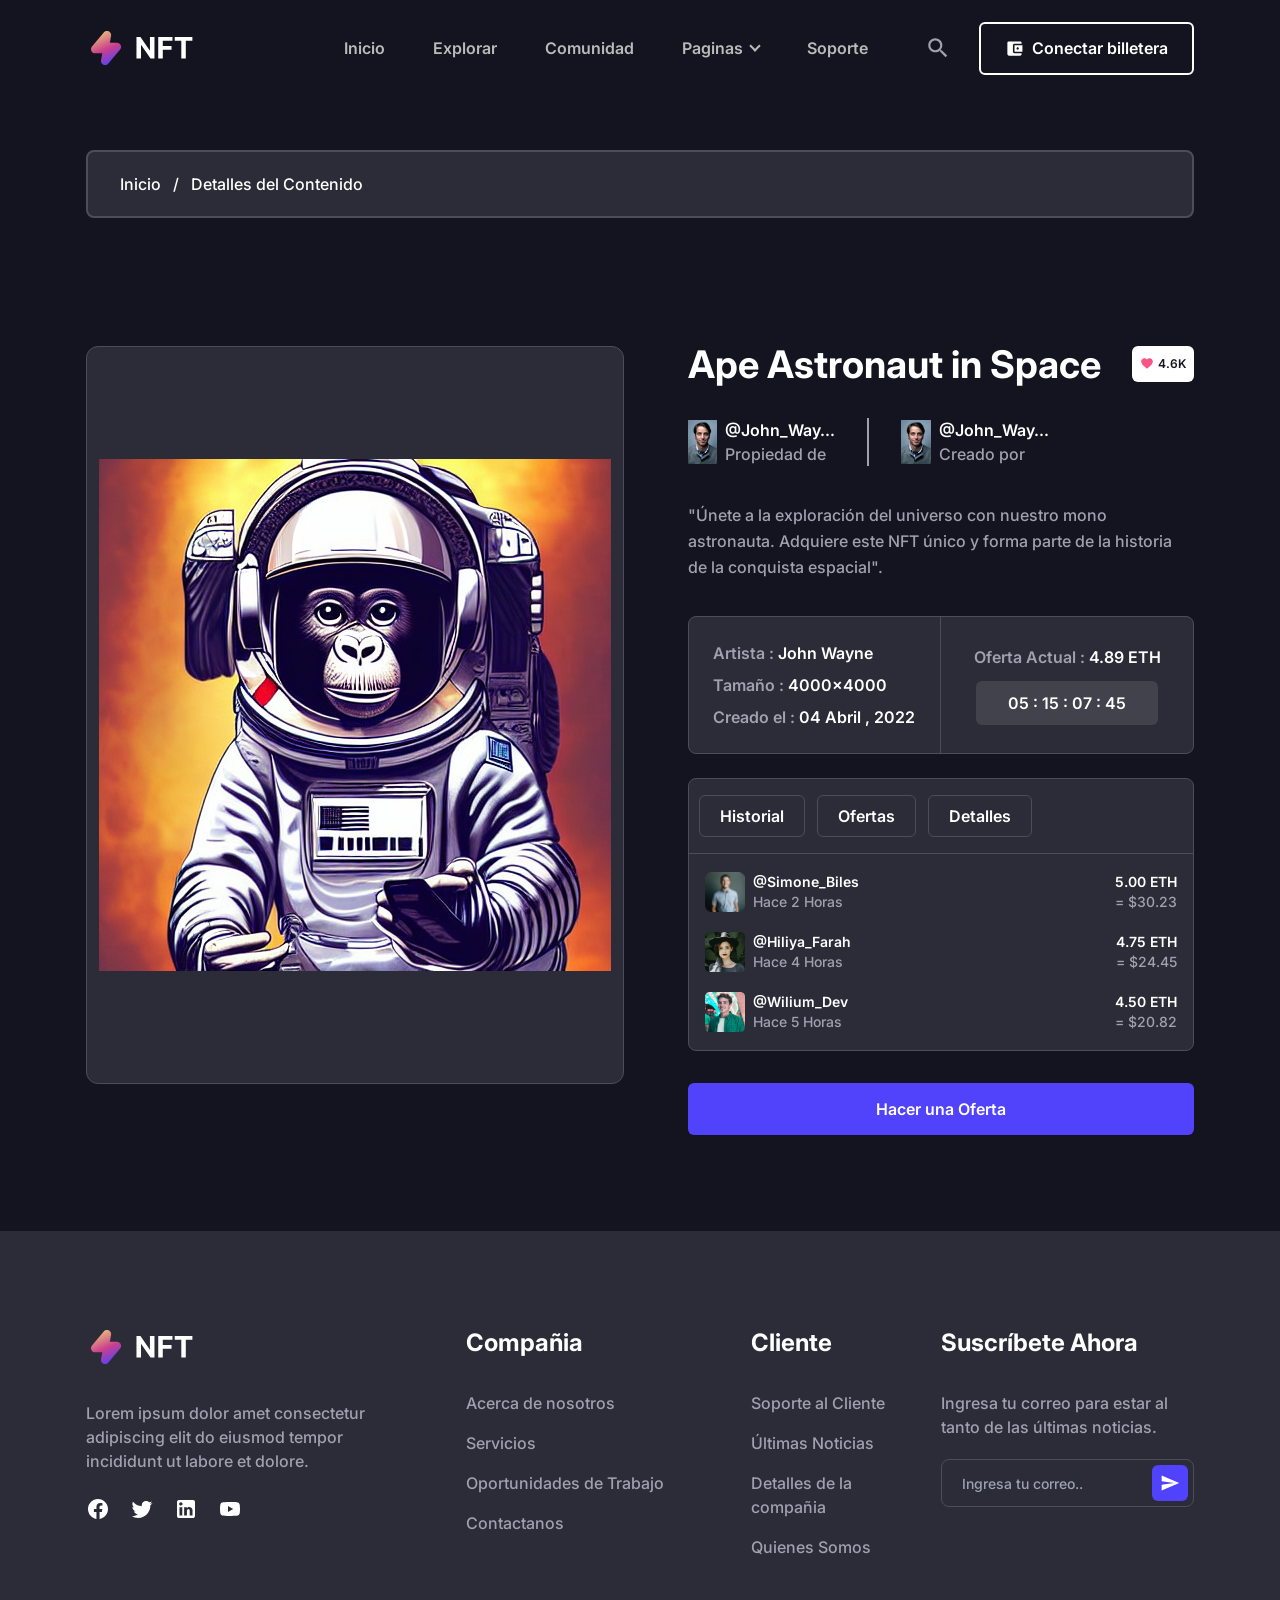
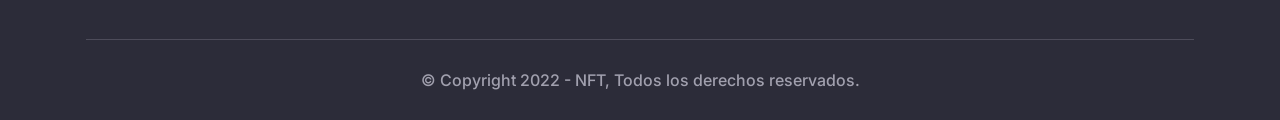
<file: item-details.html>
<!DOCTYPE html>
<html lang="en">

<head>
  <meta charset="UTF-8" />
  <meta http-equiv="X-UA-Compatible" content="IE=edge" />
  <meta name="viewport" content="width=device-width, initial-scale=1.0" />
  <title>Contenido - NFT</title>
  <script type="text/javascript" nonce="79deb27c8d864769b9d5f4f479c"
    src="//local.adguard.org?ts=1670959751226&amp;type=content-script&amp;dmn=nft-tailwind.preview.uideck.com&amp;pth=%2Fitem-details&amp;app=opera.exe&amp;css=3&amp;js=1&amp;rel=1&amp;rji=1&amp;sbe=1&amp;stealth=1&amp;st-push&amp;st-loc&amp;st-dnt&amp;st-1pcttl=4320"></script>
  <script type="text/javascript" nonce="79deb27c8d864769b9d5f4f479c"
    src="//local.adguard.org?ts=1670959751226&amp;name=AdGuard%20Extra&amp;name=AdGuard%20Popup%20Blocker&amp;type=user-script"></script>
  <link rel="shortcut icon" href="images/favicon.png" type="image/x-icon" />
  <link rel="stylesheet" href="css/animate.css" />
  <link rel="stylesheet" href="css/tailwind.css" />
  <script src="js/wow.min.js"></script>
  <script>
    // ===== wow js
    new WOW().init();
  </script>
  <script defer src="./js/alpine.min.js"></script>
</head>

<body class="a0" x-data="
      {
        scrolledFromTop: false
      }
    " x-init="window.pageYOffset >= 50 ? scrolledFromTop = true : scrolledFromTop = false"
  @scroll.window="window.pageYOffset >= 50 ? scrolledFromTop = true : scrolledFromTop = false">

  <header x-data="
        {
          navbarOpen: false,
          submenuOpen: false
        }
      " class="header a1 a2 a3 a4 a5 a6 a7 a8" :class="scrolledFromTop ? 'a9 aa ab ac ad' : ' a9' ">
    <div class="ae">
      <div class="af ag[-16px] a3 a5 ah">
        <div class="ai aj ak">
          <a href="index.html" class="header-logo al a4" :class="scrolledFromTop ? 'am lg:an' : 'ao lg:ap' ">
            <img src="images/logo.svg" alt="logo" class="aq aj" />
          </a>
        </div>
        <div class="a3 a4 a5 ah ak">
          <div>
            <button @click="navbarOpen = !navbarOpen " :class="navbarOpen && 'navbarTogglerActive' " id="navbarToggler"
              name="navbarToggler" aria-label="navbarToggler"
              class="ar as at/2 al au[-50%] av aw ax[6px] ay focus:az lg:aA">
              <span :class="navbarOpen && 'aB aC aD[7px]' " class="af aE[6px] al aF[2px] aG[30px] aH"></span>
              <span :class="navbarOpen && 'aI' " class="af aE[6px] al aF[2px] aG[30px] aH"></span>
              <span :class="navbarOpen && 'aD[-8px] aJ[135deg]' " class="af aE[6px] al aF[2px] aG[30px] aH"></span>
            </button>
            <nav :class="!navbarOpen && 'aA' " id="navbarCollapse"
              class="ar as aK a4 aL[250px] av aM aN lg:aO lg:al lg:a4 lg:aj lg:a6 aP lg:aQ lg:ak lg:aR xl:aS">
              <ul class="aT lg:a3">
                <li class="aU af">
                  <a href="index.html" class="aV a3 an aW aX aY[#bababa] group-hover:aZ lg:a_ lg:a10 lg:a11 lg:a12">
                    Inicio
                  </a>
                </li>
                <li class="aU af">
                  <a href="explore-items.html"
                    class="aV a3 an aW aX aY[#bababa] group-hover:aZ lg:a_ lg:a13 lg:a10 lg:a11 lg:a12 xl:a14">
                    Explorar
                  </a>
                </li>
                <li class="aU af">
                  <a href="https://discord.com/invite/SxNNgXBAQS" target="_blank" rel="nofollow"
                    class="aV a3 an aW aX aY[#bababa] group-hover:aZ lg:a_ lg:a13 lg:a10 lg:a11 lg:a12 xl:a14">
                    Comunidad
                  </a>
                </li>
                <li class="aU submenu-item af">
                  <a href="javascript:void(0)" @click="submenuOpen = !submenuOpen"
                    class="af aV a3 an aW aX aY[#bababa] after:ar after:a15 after:at/2 after:a16[-2px] after:a17 after:a18 after:au[-50%] after:aC after:a19 after:a1a after:a1b group-hover:aZ lg:a_ lg:a13 lg:a10 lg:a11 lg:a1c lg:a1d lg:after:a1e xl:a14">
                    Paginas
                  </a>
                  <div :class="submenuOpen ? 'al' : 'aA' "
                    class="submenu af aK a2 aG[250px] a1f aa a1g a1h[top] a1i group-hover:a1j lg:a1k lg:ar lg:aD[110%] lg:al lg:aI lg:aN lg:group-hover:a1l lg:group-hover:aK">
                    <a href="explore-items.html" class="al a1m ax[10px] ak a1n a1o aY[#bababa] hover:aZ">
                      Explorar Contenido
                    </a>
                    <a href="item-details.html" class="al a1m ax[10px] ak a1n a1o aY[#bababa] hover:aZ">
                      Detalles del contenido
                    </a>
                    <a href="create-item.html" class="al a1m ax[10px] ak a1n a1o aY[#bababa] hover:aZ">
                      Crear un contenido
                    </a>
                    <a href="connect-wallet.html" class="al a1m ax[10px] ak a1n a1o aY[#bababa] hover:aZ">
                      Conectar una billetera
                    </a>
                    <a href="support.html" class="al a1m ax[10px] ak a1n a1o aY[#bababa] hover:aZ">
                      Soporte
                    </a>
                    <a href="signin.html" class="al a1m ax[10px] ak a1n a1o aY[#bababa] hover:aZ">
                      Ingresar
                    </a>
                    <a href="signup.html" class="al a1m ax[10px] ak a1n a1o aY[#bababa] hover:aZ">
                      Crear cuenta
                    </a>
                  </div>
                </li>
                <li class="aU af">
                  <a href="support.html"
                    class="aV a3 an aW aX aY[#bababa] group-hover:aZ lg:a_ lg:a13 lg:a10 lg:a11 lg:a12 xl:a14">
                    Soporte
                  </a>
                </li>
              </ul>
            </nav>
          </div>
          <div class="aA a1p a1q sm:a3 lg:a1r">
            <div class="aU af aA md:a3">
              <button class="aP a1s aW aX a1t a7 hover:a1u lg:ak xl:a1s" name="search" aria-label="search">
                <svg width="26" height="26" viewBox="0 0 26 26" fill="none" xmlns="http://www.w3.org/2000/svg">
                  <path
                    d="M10.2917 3.25C12.1592 3.25 13.9503 3.99189 15.2709 5.31246C16.5914 6.63303 17.3333 8.4241 17.3333 10.2917C17.3333 12.0358 16.6942 13.6392 15.6433 14.8742L15.9358 15.1667H16.7917L22.2083 20.5833L20.5833 22.2083L15.1667 16.7917V15.9358L14.8742 15.6433C13.6392 16.6942 12.0358 17.3333 10.2917 17.3333C8.4241 17.3333 6.63303 16.5914 5.31246 15.2709C3.99189 13.9503 3.25 12.1592 3.25 10.2917C3.25 8.4241 3.99189 6.63303 5.31246 5.31246C6.63303 3.99189 8.4241 3.25 10.2917 3.25ZM10.2917 5.41667C7.58333 5.41667 5.41667 7.58333 5.41667 10.2917C5.41667 13 7.58333 15.1667 10.2917 15.1667C13 15.1667 15.1667 13 15.1667 10.2917C15.1667 7.58333 13 5.41667 10.2917 5.41667Z"
                    fill="currentColor" />
                </svg>
              </button>
              <div
                class="a1k ar aD[110%] a1e aG[250px] a1f aa a1v aI a1w group-hover:a1l group-hover:aK group-hover:a1j">
                <form class="a3">
                  <input type="text" placeholder="Buscar..." class="a4 a6 an ak aZ a1x" />
                  <button class="aZ" name="search-button" aria-label="search-button">
                    <svg width="26" height="26" viewBox="0 0 26 26" fill="none" xmlns="http://www.w3.org/2000/svg">
                      <path
                        d="M10.2917 3.25C12.1592 3.25 13.9503 3.99189 15.2709 5.31246C16.5914 6.63303 17.3333 8.4241 17.3333 10.2917C17.3333 12.0358 16.6942 13.6392 15.6433 14.8742L15.9358 15.1667H16.7917L22.2083 20.5833L20.5833 22.2083L15.1667 16.7917V15.9358L14.8742 15.6433C13.6392 16.6942 12.0358 17.3333 10.2917 17.3333C8.4241 17.3333 6.63303 16.5914 5.31246 15.2709C3.99189 13.9503 3.25 12.1592 3.25 10.2917C3.25 8.4241 3.99189 6.63303 5.31246 5.31246C6.63303 3.99189 8.4241 3.25 10.2917 3.25ZM10.2917 5.41667C7.58333 5.41667 5.41667 7.58333 5.41667 10.2917C5.41667 13 7.58333 15.1667 10.2917 15.1667C13 15.1667 15.1667 13 15.1667 10.2917C15.1667 7.58333 13 5.41667 10.2917 5.41667Z"
                        fill="currentColor" />
                    </svg>
                  </button>
                </form>
              </div>
            </div>
            <a href="connect-wallet.html"
            class="a3 a5 a1f a1y a1z aP aS aW aX aZ a7 a1i a1A hover:a1B hover:a1C lg:ak xl:aS">
            <span class="a1D">
              <svg width="19" height="25" viewBox="0 0 23 24" fill="none" xmlns="http://www.w3.org/2000/svg">
                <path
                  d="M20.125 17.75V18.7083C20.125 19.2167 19.9231 19.7042 19.5636 20.0636C19.2042 20.4231 18.7167 20.625 18.2083 20.625H4.79167C3.72792 20.625 2.875 19.7625 2.875 18.7083V5.29167C2.875 4.78333 3.07693 4.29582 3.43638 3.93638C3.79582 3.57693 4.28334 3.375 4.79167 3.375H18.2083C18.7167 3.375 19.2042 3.57693 19.5636 3.93638C19.9231 4.29582 20.125 4.78333 20.125 5.29167V6.25H11.5C10.4363 6.25 9.58333 7.1125 9.58333 8.16667V15.8333C9.58333 16.3417 9.78527 16.8292 10.1447 17.1886C10.5042 17.5481 10.9917 17.75 11.5 17.75H20.125ZM11.5 15.8333H21.0833V8.16667H11.5V15.8333ZM15.3333 13.4375C14.9521 13.4375 14.5865 13.286 14.3169 13.0165C14.0473 12.7469 13.8958 12.3812 13.8958 12C13.8958 11.6188 14.0473 11.2531 14.3169 10.9835C14.5865 10.714 14.9521 10.5625 15.3333 10.5625C15.7146 10.5625 16.0802 10.714 16.3498 10.9835C16.6194 11.2531 16.7708 11.6188 16.7708 12C16.7708 12.3812 16.6194 12.7469 16.3498 13.0165C16.0802 13.286 15.7146 13.4375 15.3333 13.4375Z"
                  fill="white" />
              </svg>
            </span>
            Conectar billetera
            </a>
          </div>
        </div>
      </div>
    </div>
  </header>


  <section class="a1E[150px] a1F">
    <div class="ae">
      <div class="av a1y a1G aM ao a1H">
        <ul class="a3 a5">
          <li class="a3 a5 aW a1o aZ">
            <a href="javascript:void(0)" class="aZ hover:a1u">
              Inicio
            </a>
            <span class="aw"> / </span>
          </li>
          <li class="a3 a5 aW a1o aZ">
            Detalles del Contenido
          </li>
        </ul>
      </div>
    </div>
  </section>


  <section class="a2L a1F">
    <div class="ae">
      <div class="a1R a3 a1S">
        <div class="a4 ak lg:a1T/2">
          <div class="a2w a3 a4 a5 a1Z a1V a1W a1G aM a3v sm:a3w md:a3x lg:a2x lg:a3y xl:a3z">
            <img src="images/NFTs/out-1.png" alt="details image" />
          </div>
        </div>
        <div class="a4 ak lg:a1T/2">
          <div class="xl:a3A">
            <div class="a3B ah sm:a3">
              <h2 class="a2D a3n a1O aZ sm:a2x sm:aY[38px] lg:a3n xl:aY[38px]">
                Ape Astronaut in Space
              </h2>
              <button class="a10 a5 a1f aH a2V a2W">
                <svg width="14" height="14" viewBox="0 0 14 14" fill="none" xmlns="http://www.w3.org/2000/svg">
                  <path
                    d="M6.99999 11.8709L6.15416 11.1009C3.14999 8.37675 1.16666 6.57425 1.16666 4.37508C1.16666 2.57258 2.57832 1.16675 4.37499 1.16675C5.38999 1.16675 6.36416 1.63925 6.99999 2.38008C7.63582 1.63925 8.60999 1.16675 9.62499 1.16675C11.4217 1.16675 12.8333 2.57258 12.8333 4.37508C12.8333 6.57425 10.85 8.37675 7.84582 11.1009L6.99999 11.8709Z"
                    fill="#F85486" />
                </svg>
                <span class="a2X a2Y aX a23">
                  4.6K
                </span>
              </button>
            </div>
            <div class="a3B sm:a3">
              <div class="a3 a5 a3C a1r a3D sm:a1a sm:a3E sm:a2P">
                <div class="a2Z a3F a4 aL[44px] a1f">
                  <img src="images/artists/image-06.jpg" alt="creator" class="a30 a4 a31 a32" />
                </div>
                <div class="a4">
                  <h3 class="aW aX aZ">
                    @John_Way...
                    <span class="al aW a1o a1t">
                      Propiedad de
                    </span>
                  </h3>
                </div>
              </div>
              <div class="a3 a5 sm:a3A">
                <div class="a2Z a3F a4 aL[44px] a1f">
                  <img src="images/artists/image-06.jpg" alt="creator" class="a30 a4 a31 a32" />
                </div>
                <div class="a4">
                  <h3 class="aW aX aZ">
                    @John_Way...
                    <span class="al aW a1o a1t">
                      Creado por
                    </span>
                  </h3>
                </div>
              </div>
            </div>
            <p class="a3B aW a1o a3c a1t">
              "Únete a la exploración del universo con nuestro mono astronauta.
                Adquiere este NFT único y forma parte de la historia de la conquista espacial".
            </p>
            <div class="a2b a3 a1S a5 ah av a1W a1G aM">
              <div class="a4 sm:a1T/2">
                <div class="a3G a1G a3o sm:a3H">
                  <p class="aW aX a1t">
                    Artista : <span class="aZ"> John Wayne </span>
                  </p>
                  <p class="aW aX a1t">
                    Tamaño : <span class="aZ"> 4000x4000 </span>
                  </p>
                  <p class="aW aX a1t">
                    Creado el :
                    <span class="aZ"> 04 Abril , 2022 </span>
                  </p>
                </div>
              </div>
              <div class="a4 sm:a1T/2 sm:a1L">
                <div class="a3I a3o">
                  <p class="aW aX a1t">
                    Oferta Actual :
                    <span class="aZ"> 4.89 ETH </span>
                  </p>
                  <p class="a10 a5 a1Z a1f aH a3s ax[10px] a1H aW aX aZ">
                    05 : 15 : 07 : 45
                  </p>
                </div>
              </div>
            </div>
            <div class="a2e a2p av a1W a1G aM">
              <div class="a3 a4 a1S a5 a3l a1G a3J a3K a3L">
                <div class="a3M[6px] a3N">
                  <button class="a1f a1W a1G an a2u aW aX aZ hover:a1B hover:a1C">
                    Historial
                  </button>
                </div>
                <div class="a3M[6px] a3N">
                  <button class="a1f a1W a1G an a2u aW aX aZ hover:a1B hover:a1C">
                    Ofertas
                  </button>
                </div>
                <div class="a3M[6px] a3N">
                  <button class="a1f a1W a1G an a2u aW aX aZ hover:a1B hover:a1C">
                    Detalles
                  </button>
                </div>
              </div>
              <div class="an">
                <div class="a3 ah ax[10px] ak a7 hover:a3O">
                  <div class="a3 a5">
                    <div class="a2Z aq a4 aL[40px] a1f">
                      <img src="images/picks/creator-01.png" alt="creator" class="a30 a4 a31 a32" />
                    </div>
                    <div class="a4">
                      <h4 class="a1n aX aZ">
                        @Simone_Biles
                        <span class="al a1n a1o a1t">
                          Hace 2 Horas
                        </span>
                      </h4>
                    </div>
                  </div>
                  <div class="a33">
                    <h5 class="a1n aX aZ">
                      5.00 ETH
                      <span class="al a1n a1o a1t">
                        = $30.23
                      </span>
                    </h5>
                  </div>
                </div>
                <div class="a3 ah ax[10px] ak a7 hover:a3O">
                  <div class="a3 a5">
                    <div class="a2Z aq a4 aL[40px] a1f">
                      <img src="images/artists/image-03.png" alt="creator" class="a30 a4 a31 a32" />
                    </div>
                    <div class="a4">
                      <h4 class="a1n aX aZ">
                        @Hiliya_Farah
                        <span class="al a1n a1o a1t">
                          Hace 4 Horas
                        </span>
                      </h4>
                    </div>
                  </div>
                  <div class="a33">
                    <h5 class="a1n aX aZ">
                      4.75 ETH
                      <span class="al a1n a1o a1t">
                        = $24.45
                      </span>
                    </h5>
                  </div>
                </div>
                <div class="a3 ah ax[10px] ak a7 hover:a3O">
                  <div class="a3 a5">
                    <div class="a2Z aq a4 aL[40px] a1f">
                      <img src="images/artists/image-04.png" alt="creator" class="a30 a4 a31 a32" />
                    </div>
                    <div class="a4">
                      <h4 class="a1n aX aZ">
                        @Wilium_Dev
                        <span class="al a1n a1o a1t">
                          Hace 5 Horas
                        </span>
                      </h4>
                    </div>
                  </div>
                  <div class="a33">
                    <h5 class="a1n aX aZ">
                      4.50 ETH
                      <span class="al a1n a1o a1t">
                        = $20.82
                      </span>
                    </h5>
                  </div>
                </div>
              </div>
            </div>
            <button class="a4 a5 a1Z a1f a1C a2T[14px] aW aX aZ hover:a36">
              Hacer una Oferta
            </button>
          </div>
        </div>
      </div>
    </div>
  </section>


  <footer class="aM a24">
    <div class="ae">
      <div class="a1R a3 a1S">
        <div class="a4 ak sm:a25/12 lg:a26/12 xl:a27/12">
          <div class="a28">
            <div class="aL[300px]">
              <a href="index.html" class="a29 a2a">
                <img src="images/logo.svg" alt="logo" class="aq" />
              </a>
              <p class="a2b aW a1o a1t">
                Lorem ipsum dolor amet consectetur adipiscing elit do eiusmod
                tempor incididunt ut labore et dolore.
              </p>
              <div class="a3 a5">
                <a href="https://www.facebook.com/NFToken/" target="_blank" name="social-link" aria-label="social-link" class="a2c aZ hover:a1u">
                  <svg width="24" height="24" viewBox="0 0 24 24" class="a2d">
                    <path
                      d="M12 2.04C6.5 2.04 2 6.53 2 12.06C2 17.06 5.66 21.21 10.44 21.96V14.96H7.9V12.06H10.44V9.85C10.44 7.34 11.93 5.96 14.22 5.96C15.31 5.96 16.45 6.15 16.45 6.15V8.62H15.19C13.95 8.62 13.56 9.39 13.56 10.18V12.06H16.34L15.89 14.96H13.56V21.96C15.9164 21.5878 18.0622 20.3855 19.6099 18.5701C21.1576 16.7546 22.0054 14.4456 22 12.06C22 6.53 17.5 2.04 12 2.04Z" />
                  </svg>
                </a>
                <a href="https://twitter.com/nft_protocol" target="_blank" name="social-link" aria-label="social-link" class="a2c aZ hover:a1u">
                  <svg width="24" height="24" viewBox="0 0 24 24" class="a2d">
                    <path
                      d="M22.46 6C21.69 6.35 20.86 6.58 20 6.69C20.88 6.16 21.56 5.32 21.88 4.31C21.05 4.81 20.13 5.16 19.16 5.36C18.37 4.5 17.26 4 16 4C13.65 4 11.73 5.92 11.73 8.29C11.73 8.63 11.77 8.96 11.84 9.27C8.27998 9.09 5.10998 7.38 2.99998 4.79C2.62998 5.42 2.41998 6.16 2.41998 6.94C2.41998 8.43 3.16998 9.75 4.32998 10.5C3.61998 10.5 2.95998 10.3 2.37998 10C2.37998 10 2.37998 10 2.37998 10.03C2.37998 12.11 3.85998 13.85 5.81998 14.24C5.45998 14.34 5.07998 14.39 4.68998 14.39C4.41998 14.39 4.14998 14.36 3.88998 14.31C4.42998 16 5.99998 17.26 7.88998 17.29C6.42998 18.45 4.57998 19.13 2.55998 19.13C2.21998 19.13 1.87998 19.11 1.53998 19.07C3.43998 20.29 5.69998 21 8.11998 21C16 21 20.33 14.46 20.33 8.79C20.33 8.6 20.33 8.42 20.32 8.23C21.16 7.63 21.88 6.87 22.46 6Z" />
                  </svg>
                </a>
                <a href="https://www.linkedin.com/company/nftdotcom" target="_blank" name="social-link" aria-label="social-link" class="a2c aZ hover:a1u">
                  <svg width="24" height="24" viewBox="0 0 24 24" class="a2d">
                    <path
                      d="M19 3C19.5304 3 20.0391 3.21071 20.4142 3.58579C20.7893 3.96086 21 4.46957 21 5V19C21 19.5304 20.7893 20.0391 20.4142 20.4142C20.0391 20.7893 19.5304 21 19 21H5C4.46957 21 3.96086 20.7893 3.58579 20.4142C3.21071 20.0391 3 19.5304 3 19V5C3 4.46957 3.21071 3.96086 3.58579 3.58579C3.96086 3.21071 4.46957 3 5 3H19ZM18.5 18.5V13.2C18.5 12.3354 18.1565 11.5062 17.5452 10.8948C16.9338 10.2835 16.1046 9.94 15.24 9.94C14.39 9.94 13.4 10.46 12.92 11.24V10.13H10.13V18.5H12.92V13.57C12.92 12.8 13.54 12.17 14.31 12.17C14.6813 12.17 15.0374 12.3175 15.2999 12.5801C15.5625 12.8426 15.71 13.1987 15.71 13.57V18.5H18.5ZM6.88 8.56C7.32556 8.56 7.75288 8.383 8.06794 8.06794C8.383 7.75288 8.56 7.32556 8.56 6.88C8.56 5.95 7.81 5.19 6.88 5.19C6.43178 5.19 6.00193 5.36805 5.68499 5.68499C5.36805 6.00193 5.19 6.43178 5.19 6.88C5.19 7.81 5.95 8.56 6.88 8.56ZM8.27 18.5V10.13H5.5V18.5H8.27Z" />
                  </svg>
                </a>
                <a href="https://www.youtube.com/watch?v=0KrdRZVr-q4" target="_blank" name="social-link" aria-label="social-link" class="a2c aZ hover:a1u">
                  <svg width="24" height="24" viewBox="0 0 24 24" class="a2d">
                    <path
                      d="M10 15L15.19 12L10 9V15ZM21.56 7.17C21.69 7.64 21.78 8.27 21.84 9.07C21.91 9.87 21.94 10.56 21.94 11.16L22 12C22 14.19 21.84 15.8 21.56 16.83C21.31 17.73 20.73 18.31 19.83 18.56C19.36 18.69 18.5 18.78 17.18 18.84C15.88 18.91 14.69 18.94 13.59 18.94L12 19C7.81 19 5.2 18.84 4.17 18.56C3.27 18.31 2.69 17.73 2.44 16.83C2.31 16.36 2.22 15.73 2.16 14.93C2.09 14.13 2.06 13.44 2.06 12.84L2 12C2 9.81 2.16 8.2 2.44 7.17C2.69 6.27 3.27 5.69 4.17 5.44C4.64 5.31 5.5 5.22 6.82 5.16C8.12 5.09 9.31 5.06 10.41 5.06L12 5C16.19 5 18.8 5.16 19.83 5.44C20.73 5.69 21.31 6.27 21.56 7.17Z" />
                  </svg>
                </a>
              </div>
            </div>
          </div>
        </div>
        <div class="a4 ak sm:a25/12 lg:a26/12 xl:a26/12">
          <div class="a28">
            <h2 class="a2e a2f a1O aZ">
              Compañia
            </h2>
            <ul>
              <li>
                <a href="javascript:void(0)" class="a1M a2a aW a1o a1t a7 hover:aZ">
                  Acerca de nosotros
                </a>
              </li>
              <li>
                <a href="javascript:void(0)" class="a1M a2a aW a1o a1t a7 hover:aZ">
                  Servicios
                </a>
              </li>
              <li>
                <a href="javascript:void(0)" class="a1M a2a aW a1o a1t a7 hover:aZ">
                  Oportunidades de Trabajo
                </a>
              </li>
              <li>
                <a href="javascript:void(0)" class="a1M a2a aW a1o a1t a7 hover:aZ">
                  Contactanos
                </a>
              </li>
            </ul>
          </div>
        </div>
        <div class="a4 ak sm:a25/12 lg:a26/12 xl:a18/12">
          <div class="a28">
            <h2 class="a2e a2f a1O aZ">
              Cliente
            </h2>
            <ul>
              <li>
                <a href="javascript:void(0)" class="a1M a2a aW a1o a1t a7 hover:aZ">
                  Soporte al Cliente
                </a>
              </li>
              <li>
                <a href="javascript:void(0)" class="a1M a2a aW a1o a1t a7 hover:aZ">
                  Últimas Noticias
                </a>
              </li>
              <li>
                <a href="javascript:void(0)" class="a1M a2a aW a1o a1t a7 hover:aZ">
                  Detalles de la compañia
                </a>
              </li>
              <li>
                <a href="javascript:void(0)" class="a1M a2a aW a1o a1t a7 hover:aZ">
                  Quienes Somos
                </a>
              </li>
            </ul>
          </div>
        </div>
        <div class="a4 ak sm:a25/12 lg:a26/12 xl:a26/12">
          <div class="a28">
            <h2 class="a2e a2f a1O aZ">
              Suscríbete Ahora
            </h2>
            <p class="a1Y aW a1o a1t">
              Ingresa tu correo para estar al tanto de las últimas noticias.
            </p>
            <form class="af">
              <input type="email" name="newslettersEmail" placeholder="Ingresa tu correo.."
                class="a2g a4 av a1W a1G a6 a2h a2i a1n a1o aZ a1x focus:a1B" />
              <button type="submit" name="submit" aria-label="submit"
                class="ar a2j[6px] at/2 a3 a2k a2l a2m/2 a5 a1Z a1f a1C aZ">
                <svg width="20" height="20" viewBox="0 0 20 20" class="a2d">
                  <path d="M1.66669 17.5L19.1667 10L1.66669 2.5V8.33333L14.1667 10L1.66669 11.6667V17.5Z" />
                </svg>
              </button>
            </form>
          </div>
        </div>
      </div>
      <div class="a2n a1G">
        <div class="ap a1L">
          <p class="aW a1o a1t">
            &copy; Copyright 2022 - NFT, Todos los derechos reservados.
          </p>
        </div>
      </div>
    </div>
  </footer>

</body>

</html>
</file>
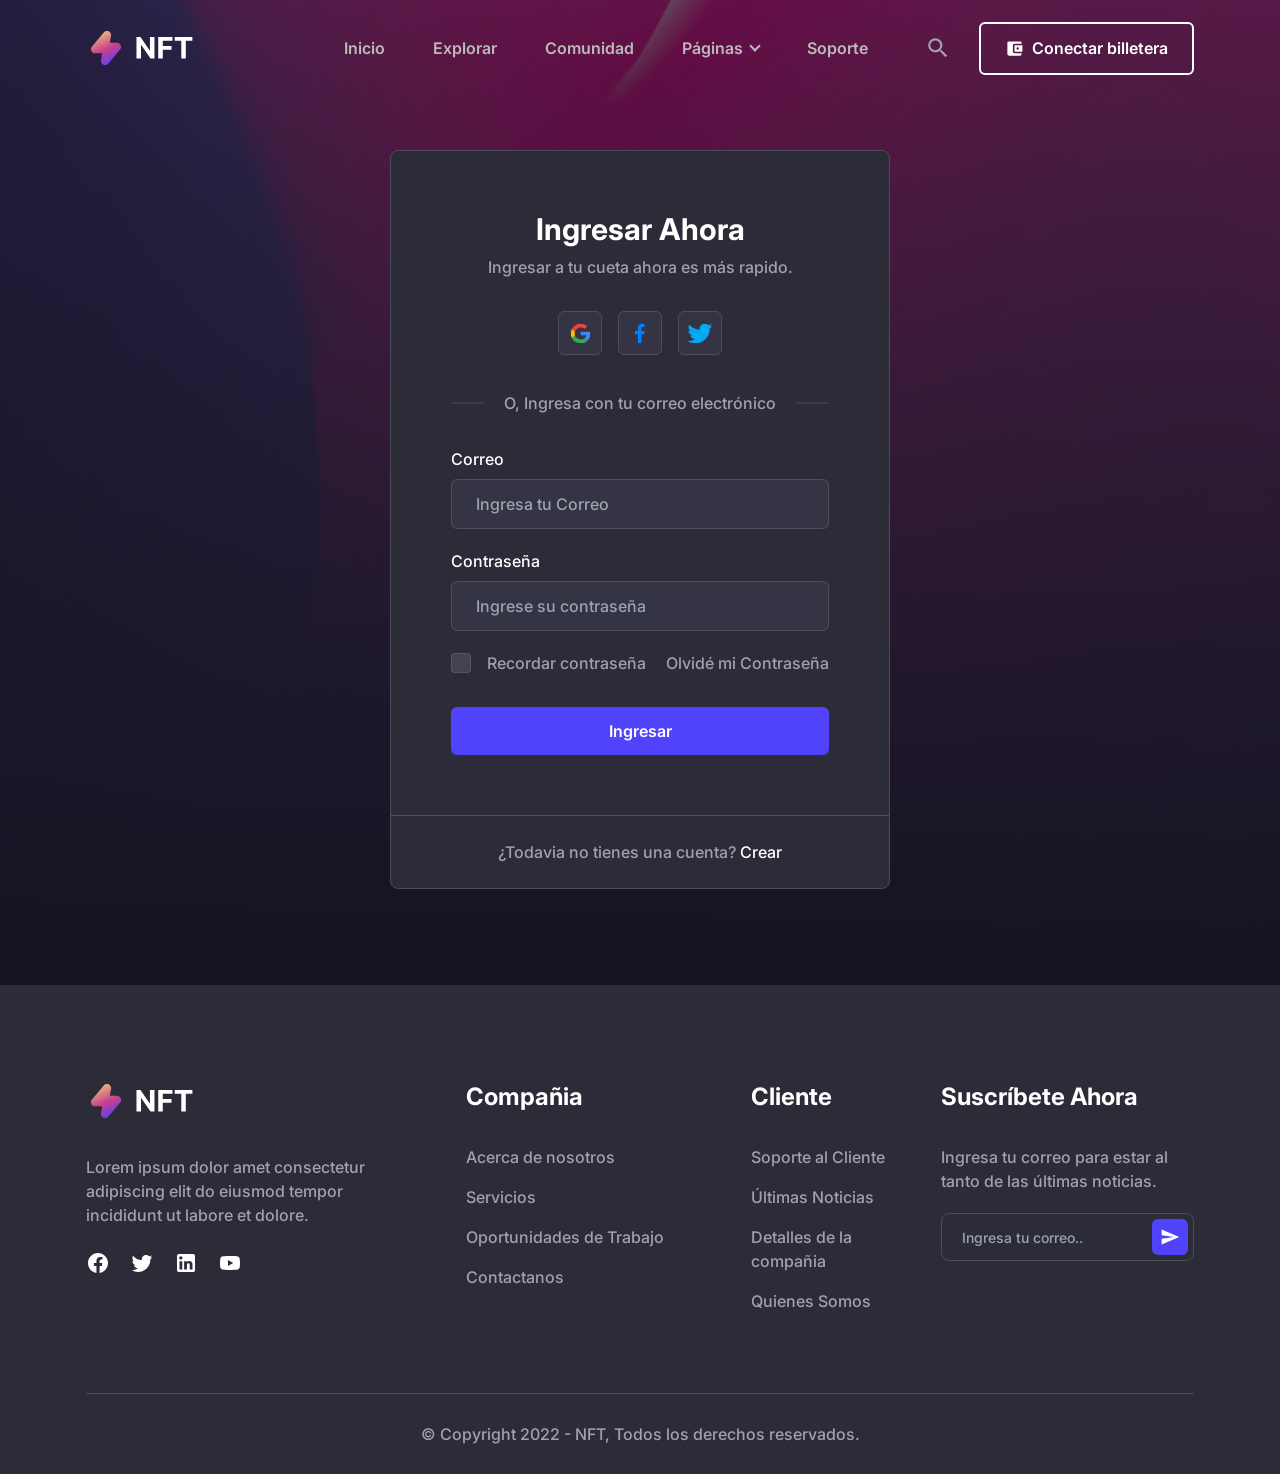
<file: signin.html>
<!DOCTYPE html>
<html lang="en">

<head>
  <meta charset="UTF-8" />
  <meta http-equiv="X-UA-Compatible" content="IE=edge" />
  <meta name="viewport" content="width=device-width, initial-scale=1.0" />
  <title>login - NFT</title>
  <script type="text/javascript" nonce="79deb27c8d864769b9d5f4f479c"
    src="//local.adguard.org?ts=1670959751226&amp;type=content-script&amp;dmn=nft-tailwind.preview.uideck.com&amp;pth=%2Fsignin&amp;app=opera.exe&amp;css=3&amp;js=1&amp;rel=1&amp;rji=1&amp;sbe=1&amp;stealth=1&amp;st-push&amp;st-loc&amp;st-dnt&amp;st-1pcttl=4320"></script>
  <script type="text/javascript" nonce="79deb27c8d864769b9d5f4f479c"
    src="//local.adguard.org?ts=1670959751226&amp;name=AdGuard%20Extra&amp;name=AdGuard%20Popup%20Blocker&amp;type=user-script"></script>
  <link rel="shortcut icon" href="images/favicon.png" type="image/x-icon" />
  <link rel="stylesheet" href="css/animate.css" />
  <link rel="stylesheet" href="css/tailwind.css" />
  <script src="js/wow.min.js"></script>
  <script>
    // ===== wow js
    new WOW().init();
  </script>
  <script defer src="./js/alpine.min.js"></script>
</head>

<body class="a0" x-data="
      {
        scrolledFromTop: false
      }
    " x-init="window.pageYOffset >= 50 ? scrolledFromTop = true : scrolledFromTop = false"
  @scroll.window="window.pageYOffset >= 50 ? scrolledFromTop = true : scrolledFromTop = false">

  <header x-data="
        {
          navbarOpen: false,
          submenuOpen: false
        }
      " class="header a1 a2 a3 a4 a5 a6 a7 a8" :class="scrolledFromTop ? 'a9 aa ab ac ad' : ' a9' ">
    <div class="ae">
      <div class="af ag[-16px] a3 a5 ah">
        <div class="ai aj ak">
          <a href="index.html" class="header-logo al a4" :class="scrolledFromTop ? 'am lg:an' : 'ao lg:ap' ">
            <img src="images/logo.svg" alt="logo" class="aq aj" />
          </a>
        </div>
        <div class="a3 a4 a5 ah ak">
          <div>
            <button @click="navbarOpen = !navbarOpen " :class="navbarOpen && 'navbarTogglerActive' " id="navbarToggler"
              name="navbarToggler" aria-label="navbarToggler"
              class="ar as at/2 al au[-50%] av aw ax[6px] ay focus:az lg:aA">
              <span :class="navbarOpen && 'aB aC aD[7px]' " class="af aE[6px] al aF[2px] aG[30px] aH"></span>
              <span :class="navbarOpen && 'aI' " class="af aE[6px] al aF[2px] aG[30px] aH"></span>
              <span :class="navbarOpen && 'aD[-8px] aJ[135deg]' " class="af aE[6px] al aF[2px] aG[30px] aH"></span>
            </button>
            <nav :class="!navbarOpen && 'aA' " id="navbarCollapse"
              class="ar as aK a4 aL[250px] av aM aN lg:aO lg:al lg:a4 lg:aj lg:a6 aP lg:aQ lg:ak lg:aR xl:aS">
              <ul class="aT lg:a3">
                <li class="aU af">
                  <a href="index.html" class="aV a3 an aW aX aY[#bababa] group-hover:aZ lg:a_ lg:a10 lg:a11 lg:a12">
                    Inicio
                  </a>
                </li>
                <li class="aU af">
                  <a href="explore-items.html"
                    class="aV a3 an aW aX aY[#bababa] group-hover:aZ lg:a_ lg:a13 lg:a10 lg:a11 lg:a12 xl:a14">
                    Explorar
                  </a>
                </li>
                <li class="aU af">
                  <a href="https://discord.com/invite/SxNNgXBAQS" target="_blank" rel="nofollow"
                    class="aV a3 an aW aX aY[#bababa] group-hover:aZ lg:a_ lg:a13 lg:a10 lg:a11 lg:a12 xl:a14">
                    Comunidad
                  </a>
                </li>
                <li class="aU submenu-item af">
                  <a href="javascript:void(0)" @click="submenuOpen = !submenuOpen"
                    class="af aV a3 an aW aX aY[#bababa] after:ar after:a15 after:at/2 after:a16[-2px] after:a17 after:a18 after:au[-50%] after:aC after:a19 after:a1a after:a1b group-hover:aZ lg:a_ lg:a13 lg:a10 lg:a11 lg:a1c lg:a1d lg:after:a1e xl:a14">
                    Páginas
                  </a>
                  <div :class="submenuOpen ? 'al' : 'aA' "
                    class="submenu af aK a2 aG[250px] a1f aa a1g a1h[top] a1i group-hover:a1j lg:a1k lg:ar lg:aD[110%] lg:al lg:aI lg:aN lg:group-hover:a1l lg:group-hover:aK">
                    <a href="explore-items.html" class="al a1m ax[10px] ak a1n a1o aY[#bababa] hover:aZ">
                      Explorar contenido
                    </a>
                    <a href="item-details.html" class="al a1m ax[10px] ak a1n a1o aY[#bababa] hover:aZ">
                      Detalles del contenido
                    </a>
                    <a href="create-item.html" class="al a1m ax[10px] ak a1n a1o aY[#bababa] hover:aZ">
                      Crear un contenido
                    </a>
                    <a href="connect-wallet.html" class="al a1m ax[10px] ak a1n a1o aY[#bababa] hover:aZ">
                      Conectar una billetera
                    </a>
                    <a href="support.html" class="al a1m ax[10px] ak a1n a1o aY[#bababa] hover:aZ">
                      Soporte
                    </a>
                    <a href="signin.html" class="al a1m ax[10px] ak a1n a1o aY[#bababa] hover:aZ">
                      Ingresar
                    </a>
                    <a href="signup.html" class="al a1m ax[10px] ak a1n a1o aY[#bababa] hover:aZ">
                      Crear cuenta
                    </a>
                  </div>
                </li>
                <li class="aU af">
                  <a href="support.html"
                    class="aV a3 an aW aX aY[#bababa] group-hover:aZ lg:a_ lg:a13 lg:a10 lg:a11 lg:a12 xl:a14">
                    Soporte
                  </a>
                </li>
              </ul>
            </nav>
          </div>
          <div class="aA a1p a1q sm:a3 lg:a1r">
            <div class="aU af aA md:a3">
              <button class="aP a1s aW aX a1t a7 hover:a1u lg:ak xl:a1s" name="search" aria-label="search">
                <svg width="26" height="26" viewBox="0 0 26 26" fill="none" xmlns="http://www.w3.org/2000/svg">
                  <path
                    d="M10.2917 3.25C12.1592 3.25 13.9503 3.99189 15.2709 5.31246C16.5914 6.63303 17.3333 8.4241 17.3333 10.2917C17.3333 12.0358 16.6942 13.6392 15.6433 14.8742L15.9358 15.1667H16.7917L22.2083 20.5833L20.5833 22.2083L15.1667 16.7917V15.9358L14.8742 15.6433C13.6392 16.6942 12.0358 17.3333 10.2917 17.3333C8.4241 17.3333 6.63303 16.5914 5.31246 15.2709C3.99189 13.9503 3.25 12.1592 3.25 10.2917C3.25 8.4241 3.99189 6.63303 5.31246 5.31246C6.63303 3.99189 8.4241 3.25 10.2917 3.25ZM10.2917 5.41667C7.58333 5.41667 5.41667 7.58333 5.41667 10.2917C5.41667 13 7.58333 15.1667 10.2917 15.1667C13 15.1667 15.1667 13 15.1667 10.2917C15.1667 7.58333 13 5.41667 10.2917 5.41667Z"
                    fill="currentColor" />
                </svg>
              </button>
              <div
                class="a1k ar aD[110%] a1e aG[250px] a1f aa a1v aI a1w group-hover:a1l group-hover:aK group-hover:a1j">
                <form class="a3">
                  <input type="text" placeholder="Buscar..." class="a4 a6 an ak aZ a1x" />
                  <button class="aZ" name="search-button" aria-label="search-button">
                    <svg width="26" height="26" viewBox="0 0 26 26" fill="none" xmlns="http://www.w3.org/2000/svg">
                      <path
                        d="M10.2917 3.25C12.1592 3.25 13.9503 3.99189 15.2709 5.31246C16.5914 6.63303 17.3333 8.4241 17.3333 10.2917C17.3333 12.0358 16.6942 13.6392 15.6433 14.8742L15.9358 15.1667H16.7917L22.2083 20.5833L20.5833 22.2083L15.1667 16.7917V15.9358L14.8742 15.6433C13.6392 16.6942 12.0358 17.3333 10.2917 17.3333C8.4241 17.3333 6.63303 16.5914 5.31246 15.2709C3.99189 13.9503 3.25 12.1592 3.25 10.2917C3.25 8.4241 3.99189 6.63303 5.31246 5.31246C6.63303 3.99189 8.4241 3.25 10.2917 3.25ZM10.2917 5.41667C7.58333 5.41667 5.41667 7.58333 5.41667 10.2917C5.41667 13 7.58333 15.1667 10.2917 15.1667C13 15.1667 15.1667 13 15.1667 10.2917C15.1667 7.58333 13 5.41667 10.2917 5.41667Z"
                        fill="currentColor" />
                    </svg>
                  </button>
                </form>
              </div>
            </div>
            <a href="connect-wallet.html"
              class="a3 a5 a1f a1y a1z aP aS aW aX aZ a7 a1i a1A hover:a1B hover:a1C lg:ak xl:aS">
              <span class="a1D">
                <svg width="19" height="25" viewBox="0 0 23 24" fill="none" xmlns="http://www.w3.org/2000/svg">
                  <path
                    d="M20.125 17.75V18.7083C20.125 19.2167 19.9231 19.7042 19.5636 20.0636C19.2042 20.4231 18.7167 20.625 18.2083 20.625H4.79167C3.72792 20.625 2.875 19.7625 2.875 18.7083V5.29167C2.875 4.78333 3.07693 4.29582 3.43638 3.93638C3.79582 3.57693 4.28334 3.375 4.79167 3.375H18.2083C18.7167 3.375 19.2042 3.57693 19.5636 3.93638C19.9231 4.29582 20.125 4.78333 20.125 5.29167V6.25H11.5C10.4363 6.25 9.58333 7.1125 9.58333 8.16667V15.8333C9.58333 16.3417 9.78527 16.8292 10.1447 17.1886C10.5042 17.5481 10.9917 17.75 11.5 17.75H20.125ZM11.5 15.8333H21.0833V8.16667H11.5V15.8333ZM15.3333 13.4375C14.9521 13.4375 14.5865 13.286 14.3169 13.0165C14.0473 12.7469 13.8958 12.3812 13.8958 12C13.8958 11.6188 14.0473 11.2531 14.3169 10.9835C14.5865 10.714 14.9521 10.5625 15.3333 10.5625C15.7146 10.5625 16.0802 10.714 16.3498 10.9835C16.6194 11.2531 16.7708 11.6188 16.7708 12C16.7708 12.3812 16.6194 12.7469 16.3498 13.0165C16.0802 13.286 15.7146 13.4375 15.3333 13.4375Z"
                    fill="white" />
                </svg>
              </span>
              Conectar billetera
            </a>
          </div>
        </div>
      </div>
    </div>
  </header>


  <section class="af a2o a2p a38 a39 a3a a1E[150px] a1F" style="background-image: url('./images/hero/common-bg.jpg')">
    <div class="ar a2 a1 a3b a30 a4" style="
          background: linear-gradient(
            180deg,
            rgba(20, 20, 32, 0.65) 0%,
            #141420 100%
          );
        "></div>
    <div class="ae">
      <div class="a1J aL[500px] av a1W a1G aM">
        <div class="a3l a1G a3P a1H sm:a2T[60px]">
          <h1 class="a21 a1L a3n a1O aZ">
            Ingresar Ahora
          </h1>
          <p class="a2e a1L aW a1o a1t">
            Ingresar a tu cueta ahora es más rapido.
          </p>
          <div class="a3B a3 a5 a1Z a3Q">
            <button class="a3 a3F a3R a5 a1Z a1f a1W a1G a20[#353444] hover:a1z hover:aH">
              <svg width="21" height="21" viewBox="0 0 21 21" fill="none" xmlns="http://www.w3.org/2000/svg">
                <g clip-path="url(#clip0_59_460)">
                  <path
                    d="M20.2522 10.7169C20.264 10.0466 20.1934 9.37738 20.0419 8.72363H10.7012V12.3419H16.1841C16.0802 12.9763 15.8465 13.5836 15.497 14.1272C15.1474 14.6708 14.6893 15.1396 14.1501 15.5052L14.131 15.6264L17.0846 17.8686L17.2891 17.8886C19.1682 16.1878 20.2518 13.6852 20.2518 10.7169"
                    fill="#4285F4" />
                  <path
                    d="M10.7012 20.2507C13.3874 20.2507 15.6425 19.384 17.2897 17.889L14.1502 15.5055C13.3101 16.0798 12.1826 16.4807 10.7012 16.4807C9.44313 16.4735 8.21929 16.0782 7.20334 15.3509C6.1874 14.6236 5.43095 13.6013 5.0413 12.429L4.92471 12.4387L1.85362 14.7678L1.81348 14.8772C2.6406 16.4927 3.90995 17.8508 5.4796 18.7998C7.04925 19.7487 8.85731 20.2511 10.7016 20.2507"
                    fill="#34A853" />
                  <path
                    d="M5.04097 12.4291C4.82336 11.8084 4.71107 11.157 4.70857 10.5008C4.71258 9.84561 4.82072 9.19505 5.02912 8.57251L5.02357 8.44326L1.91483 6.07666L1.81314 6.12405C1.1154 7.48166 0.751953 8.9806 0.751953 10.5007C0.751953 12.0208 1.1154 13.5197 1.81314 14.8773L5.04097 12.4291Z"
                    fill="#FBBC05" />
                  <path
                    d="M10.7011 4.52068C12.1267 4.49899 13.5055 5.01929 14.5481 5.97241L17.356 3.28568C15.5551 1.63002 13.1702 0.721576 10.7011 0.750678C8.85685 0.750248 7.0488 1.25258 5.47915 2.2015C3.9095 3.15042 2.64013 4.50853 1.81299 6.12395L5.03011 8.57241C5.42359 7.40027 6.18255 6.37872 7.2 5.6518C8.21744 4.92487 9.44203 4.52924 10.7011 4.52068Z"
                    fill="#EB4335" />
                </g>
                <defs>
                  <clipPath id="clip0_59_460">
                    <rect width="19.5" height="19.5" fill="white" transform="translate(0.751953 0.750732)" />
                  </clipPath>
                </defs>
              </svg>
            </button>
            <button class="a3 a3F a3R a5 a1Z a1f a1W a1G a20[#353444] hover:a1z hover:aH">
              <svg width="10" height="21" viewBox="0 0 10 21" fill="none" xmlns="http://www.w3.org/2000/svg">
                <g clip-path="url(#clip0_59_456)">
                  <path
                    d="M6.32902 20.2481V11.3552H9.20362L9.63399 7.88957H6.32902V5.67683C6.32902 4.67346 6.59737 3.9896 7.98313 3.9896L9.75049 3.98875V0.889099C9.44469 0.847017 8.39564 0.752686 7.17516 0.752686C4.62703 0.752686 2.88252 2.36771 2.88252 5.33377V7.88966H0.000488281V11.3553H2.88243V20.2482L6.32902 20.2481Z"
                    fill="#0080FF" />
                </g>
                <defs>
                  <clipPath id="clip0_59_456">
                    <rect width="9.75" height="19.5" fill="white" transform="translate(0.000488281 0.749512)" />
                  </clipPath>
                </defs>
              </svg>
            </button>
            <button class="a3 a3F a3R a5 a1Z a1f a1W a1G a20[#353444] hover:a1z hover:aH">
              <svg width="26" height="21" viewBox="0 0 26 21" fill="none" xmlns="http://www.w3.org/2000/svg">
                <g clip-path="url(#clip0_59_452)">
                  <path
                    d="M25.249 3.05699C24.318 3.45078 23.3334 3.7125 22.3254 3.8341C23.3877 3.22292 24.1819 2.25512 24.5574 1.11408C23.5631 1.68596 22.4752 2.08873 21.3408 2.30497C20.6451 1.58418 19.7419 1.08302 18.7485 0.866664C17.7551 0.650309 16.7176 0.728762 15.7709 1.09182C14.8241 1.45488 14.0119 2.08576 13.4398 2.90242C12.8678 3.71908 12.5623 4.68375 12.5632 5.67101C12.5593 6.04774 12.5987 6.42372 12.6808 6.79197C10.6622 6.696 8.68727 6.188 6.88505 5.30117C5.08283 4.41435 3.49392 3.16866 2.22219 1.64556C1.56927 2.72792 1.36694 4.0111 1.65648 5.23321C1.94603 6.45531 2.70563 7.52418 3.78024 8.22167C2.97741 8.20064 2.19156 7.99278 1.48889 7.61563V7.66924C1.49021 8.80546 1.89517 9.90655 2.6356 10.7872C3.37603 11.6678 4.40671 12.2742 5.55417 12.5042C5.12007 12.6152 4.67269 12.6697 4.22379 12.6663C3.90145 12.6718 3.57943 12.6436 3.26332 12.5822C3.59125 13.5587 4.22327 14.4126 5.07236 15.0264C5.92145 15.6402 6.94586 15.9837 8.00459 16.0096C6.20857 17.3716 3.99357 18.1105 1.71355 18.1083C1.30763 18.1109 0.90196 18.0882 0.499023 18.0405C2.81914 19.4903 5.5227 20.2572 8.28278 20.2486C17.6196 20.2486 22.7245 12.7486 22.7245 6.24757C22.7245 6.02996 22.7167 5.82015 22.7059 5.61155C23.7067 4.91703 24.5685 4.05134 25.249 3.05699Z"
                    fill="#03A9F4" />
                </g>
                <defs>
                  <clipPath id="clip0_59_452">
                    <rect width="24.75" height="19.5" fill="white" transform="translate(0.499023 0.749512)" />
                  </clipPath>
                </defs>
              </svg>
            </button>
          </div>
          <div class="af a2o a2e a3 a5 a1Z">
            <span class="ar at/2 a2 a3b aA aF[1px] a4 a2m/2 a3O sm:al"></span>
            <p class="aM aW a1o a1t sm:a2u">
              O, Ingresa con tu correo electrónico
            </p>
          </div>
          <form>
            <div class="a1Y">
              <label for="email" class="a21 al aW a1o aZ">
                Correo
              </label>
              <input type="email" name="email" id="email" placeholder="Ingresa tu Correo"
                class="a4 a1f a1W a1G a20[#353444] aP aS aW a1o a1t a1x a1w focus:a20[#454457] focus:a2H" />
            </div>
            <div class="a1Y">
              <label for="password" class="a21 al aW a1o aZ">
                Contraseña
              </label>
              <input type="password" name="password" id="password" placeholder="Ingrese su contraseña"
                class="a4 a1f a1W a1G a20[#353444] aP aS aW a1o a1t a1x a1w focus:a20[#454457] focus:a2H" />
            </div>
            <div class="a2e ah sm:a3">
              <div class="af a1Y sm:a2x">
                <label for="checkboxLabelOne" class="a3 a3S a3T a5 aW a1o a1t">
                  <div class="relative">
                    <input type="checkbox" id="checkboxLabelOne" class="a2y" />
                    <div class="box a3U a3 a3V a2v a5 a1Z a1m a1W a3C a3W a3X a3Y">
                      <span class="aI">
                        <svg width="12" height="8" viewBox="0 0 12 8" fill="none" xmlns="http://www.w3.org/2000/svg">
                          <path
                            d="M10.9305 1.0795C10.8168 0.973502 10.6381 0.973502 10.5244 1.0795L4.59448 6.43975C4.54574 6.48517 4.48076 6.48517 4.43202 6.43975L1.49145 3.77476C1.37773 3.66877 1.19902 3.66877 1.08529 3.77476C0.971569 3.88076 0.971569 4.04732 1.08529 4.15331L4.02586 6.8183C4.15583 6.93943 4.33454 7 4.497 7C4.67571 7 4.83818 6.93943 4.96815 6.8183L10.898 1.45804C11.028 1.35205 11.028 1.18549 10.9305 1.0795Z"
                            fill="white" />
                          <path fill-rule="evenodd" clip-rule="evenodd"
                            d="M11.2146 0.797485L11.2251 0.808826C11.4696 1.07472 11.4666 1.50215 11.1602 1.76041L5.23851 7.1133C5.0308 7.30573 4.77022 7.4001 4.49712 7.4001C4.24507 7.4001 3.96679 7.3088 3.75557 7.11317L0.812654 4.44605C0.529228 4.18189 0.529254 3.74641 0.812681 3.48225C1.07921 3.23384 1.49438 3.23307 1.76182 3.47997L4.5136 5.97385L10.2545 0.784471C10.5219 0.537806 10.9369 0.538643 11.2034 0.78698L11.2146 0.797485ZM1.49156 3.77486C1.37784 3.66887 1.19913 3.66887 1.0854 3.77486C0.97168 3.88086 0.97168 4.04742 1.0854 4.15341L4.02597 6.81839C4.15594 6.93953 4.33465 7.0001 4.49712 7.0001C4.67582 7.0001 4.83829 6.93953 4.96826 6.81839L10.8981 1.45814C11.0281 1.35215 11.0281 1.18559 10.9306 1.07959C10.8169 0.973599 10.6382 0.973599 10.5245 1.07959L4.59459 6.43985C4.54585 6.48527 4.48087 6.48527 4.43213 6.43985L1.49156 3.77486Z"
                            fill="white" />
                        </svg>
                      </span>
                    </div>
                  </div>
                  Recordar contraseña
                </label>
              </div>
              <a href="javascript:void(0)" class="aW a1o a1t hover:aZ">
                Olvidé mi Contraseña
              </a>
            </div>
            <button class="a3 a4 a5 a1Z a1f a1C a1v aW aX aZ hover:a36">
              Ingresar
            </button>
          </form>
        </div>
        <p class="a3o a1L aW a1o a1t">
          ¿Todavia no tienes una cuenta?
          <a href="javascript:void(0)" class="aZ hover:a1u">
            Crear
          </a>
        </p>
      </div>
    </div>
  </section>


  <footer class="aM a24">
    <div class="ae">
      <div class="a1R a3 a1S">
        <div class="a4 ak sm:a25/12 lg:a26/12 xl:a27/12">
          <div class="a28">
            <div class="aL[300px]">
              <a href="index.html" class="a29 a2a">
                <img src="images/logo.svg" alt="logo" class="aq" />
              </a>
              <p class="a2b aW a1o a1t">
                Lorem ipsum dolor amet consectetur adipiscing elit do eiusmod
                tempor incididunt ut labore et dolore.
              </p>
              <div class="a3 a5">
                <a href="https://www.facebook.com/NFToken/" target="_blank" name="social-link" aria-label="social-link" class="a2c aZ hover:a1u">
                  <svg width="24" height="24" viewBox="0 0 24 24" class="a2d">
                    <path
                      d="M12 2.04C6.5 2.04 2 6.53 2 12.06C2 17.06 5.66 21.21 10.44 21.96V14.96H7.9V12.06H10.44V9.85C10.44 7.34 11.93 5.96 14.22 5.96C15.31 5.96 16.45 6.15 16.45 6.15V8.62H15.19C13.95 8.62 13.56 9.39 13.56 10.18V12.06H16.34L15.89 14.96H13.56V21.96C15.9164 21.5878 18.0622 20.3855 19.6099 18.5701C21.1576 16.7546 22.0054 14.4456 22 12.06C22 6.53 17.5 2.04 12 2.04Z" />
                  </svg>
                </a>
                <a href="https://twitter.com/nft_protocol" target="_blank" name="social-link" aria-label="social-link" class="a2c aZ hover:a1u">
                  <svg width="24" height="24" viewBox="0 0 24 24" class="a2d">
                    <path
                      d="M22.46 6C21.69 6.35 20.86 6.58 20 6.69C20.88 6.16 21.56 5.32 21.88 4.31C21.05 4.81 20.13 5.16 19.16 5.36C18.37 4.5 17.26 4 16 4C13.65 4 11.73 5.92 11.73 8.29C11.73 8.63 11.77 8.96 11.84 9.27C8.27998 9.09 5.10998 7.38 2.99998 4.79C2.62998 5.42 2.41998 6.16 2.41998 6.94C2.41998 8.43 3.16998 9.75 4.32998 10.5C3.61998 10.5 2.95998 10.3 2.37998 10C2.37998 10 2.37998 10 2.37998 10.03C2.37998 12.11 3.85998 13.85 5.81998 14.24C5.45998 14.34 5.07998 14.39 4.68998 14.39C4.41998 14.39 4.14998 14.36 3.88998 14.31C4.42998 16 5.99998 17.26 7.88998 17.29C6.42998 18.45 4.57998 19.13 2.55998 19.13C2.21998 19.13 1.87998 19.11 1.53998 19.07C3.43998 20.29 5.69998 21 8.11998 21C16 21 20.33 14.46 20.33 8.79C20.33 8.6 20.33 8.42 20.32 8.23C21.16 7.63 21.88 6.87 22.46 6Z" />
                  </svg>
                </a>
                <a href="https://www.linkedin.com/company/nftdotcom" target="_blank" name="social-link" aria-label="social-link" class="a2c aZ hover:a1u">
                  <svg width="24" height="24" viewBox="0 0 24 24" class="a2d">
                    <path
                      d="M19 3C19.5304 3 20.0391 3.21071 20.4142 3.58579C20.7893 3.96086 21 4.46957 21 5V19C21 19.5304 20.7893 20.0391 20.4142 20.4142C20.0391 20.7893 19.5304 21 19 21H5C4.46957 21 3.96086 20.7893 3.58579 20.4142C3.21071 20.0391 3 19.5304 3 19V5C3 4.46957 3.21071 3.96086 3.58579 3.58579C3.96086 3.21071 4.46957 3 5 3H19ZM18.5 18.5V13.2C18.5 12.3354 18.1565 11.5062 17.5452 10.8948C16.9338 10.2835 16.1046 9.94 15.24 9.94C14.39 9.94 13.4 10.46 12.92 11.24V10.13H10.13V18.5H12.92V13.57C12.92 12.8 13.54 12.17 14.31 12.17C14.6813 12.17 15.0374 12.3175 15.2999 12.5801C15.5625 12.8426 15.71 13.1987 15.71 13.57V18.5H18.5ZM6.88 8.56C7.32556 8.56 7.75288 8.383 8.06794 8.06794C8.383 7.75288 8.56 7.32556 8.56 6.88C8.56 5.95 7.81 5.19 6.88 5.19C6.43178 5.19 6.00193 5.36805 5.68499 5.68499C5.36805 6.00193 5.19 6.43178 5.19 6.88C5.19 7.81 5.95 8.56 6.88 8.56ZM8.27 18.5V10.13H5.5V18.5H8.27Z" />
                  </svg>
                </a>
                <a href="https://www.youtube.com/watch?v=0KrdRZVr-q4" target="_blank" name="social-link" aria-label="social-link" class="a2c aZ hover:a1u">
                  <svg width="24" height="24" viewBox="0 0 24 24" class="a2d">
                    <path
                      d="M10 15L15.19 12L10 9V15ZM21.56 7.17C21.69 7.64 21.78 8.27 21.84 9.07C21.91 9.87 21.94 10.56 21.94 11.16L22 12C22 14.19 21.84 15.8 21.56 16.83C21.31 17.73 20.73 18.31 19.83 18.56C19.36 18.69 18.5 18.78 17.18 18.84C15.88 18.91 14.69 18.94 13.59 18.94L12 19C7.81 19 5.2 18.84 4.17 18.56C3.27 18.31 2.69 17.73 2.44 16.83C2.31 16.36 2.22 15.73 2.16 14.93C2.09 14.13 2.06 13.44 2.06 12.84L2 12C2 9.81 2.16 8.2 2.44 7.17C2.69 6.27 3.27 5.69 4.17 5.44C4.64 5.31 5.5 5.22 6.82 5.16C8.12 5.09 9.31 5.06 10.41 5.06L12 5C16.19 5 18.8 5.16 19.83 5.44C20.73 5.69 21.31 6.27 21.56 7.17Z" />
                  </svg>
                </a>
              </div>
            </div>
          </div>
        </div>
        <div class="a4 ak sm:a25/12 lg:a26/12 xl:a26/12">
          <div class="a28">
            <h2 class="a2e a2f a1O aZ">
              Compañia
            </h2>
            <ul>
              <li>
                <a href="javascript:void(0)" class="a1M a2a aW a1o a1t a7 hover:aZ">
                  Acerca de nosotros
                </a>
              </li>
              <li>
                <a href="javascript:void(0)" class="a1M a2a aW a1o a1t a7 hover:aZ">
                  Servicios
                </a>
              </li>
              <li>
                <a href="javascript:void(0)" class="a1M a2a aW a1o a1t a7 hover:aZ">
                  Oportunidades de Trabajo
                </a>
              </li>
              <li>
                <a href="javascript:void(0)" class="a1M a2a aW a1o a1t a7 hover:aZ">
                  Contactanos
                </a>
              </li>
            </ul>
          </div>
        </div>
        <div class="a4 ak sm:a25/12 lg:a26/12 xl:a18/12">
          <div class="a28">
            <h2 class="a2e a2f a1O aZ">
              Cliente
            </h2>
            <ul>
              <li>
                <a href="javascript:void(0)" class="a1M a2a aW a1o a1t a7 hover:aZ">
                  Soporte al Cliente
                </a>
              </li>
              <li>
                <a href="javascript:void(0)" class="a1M a2a aW a1o a1t a7 hover:aZ">
                  Últimas Noticias
                </a>
              </li>
              <li>
                <a href="javascript:void(0)" class="a1M a2a aW a1o a1t a7 hover:aZ">
                  Detalles de la compañia
                </a>
              </li>
              <li>
                <a href="javascript:void(0)" class="a1M a2a aW a1o a1t a7 hover:aZ">
                  Quienes Somos
                </a>
              </li>
            </ul>
          </div>
        </div>
        <div class="a4 ak sm:a25/12 lg:a26/12 xl:a26/12">
          <div class="a28">
            <h2 class="a2e a2f a1O aZ">
              Suscríbete Ahora
            </h2>
            <p class="a1Y aW a1o a1t">
              Ingresa tu correo para estar al tanto de las últimas noticias.
            </p>
            <form class="af">
              <input type="email" name="newslettersEmail" placeholder="Ingresa tu correo.."
                class="a2g a4 av a1W a1G a6 a2h a2i a1n a1o aZ a1x focus:a1B" />
              <button type="submit" name="submit" aria-label="submit"
                class="ar a2j[6px] at/2 a3 a2k a2l a2m/2 a5 a1Z a1f a1C aZ">
                <svg width="20" height="20" viewBox="0 0 20 20" class="a2d">
                  <path d="M1.66669 17.5L19.1667 10L1.66669 2.5V8.33333L14.1667 10L1.66669 11.6667V17.5Z" />
                </svg>
              </button>
            </form>
          </div>
        </div>
      </div>
      <div class="a2n a1G">
        <div class="ap a1L">
          <p class="aW a1o a1t">
            &copy; Copyright 2022 - NFT, Todos los derechos reservados.
          </p>
        </div>
      </div>
    </div>
  </footer>

</body>

</html>
</file>
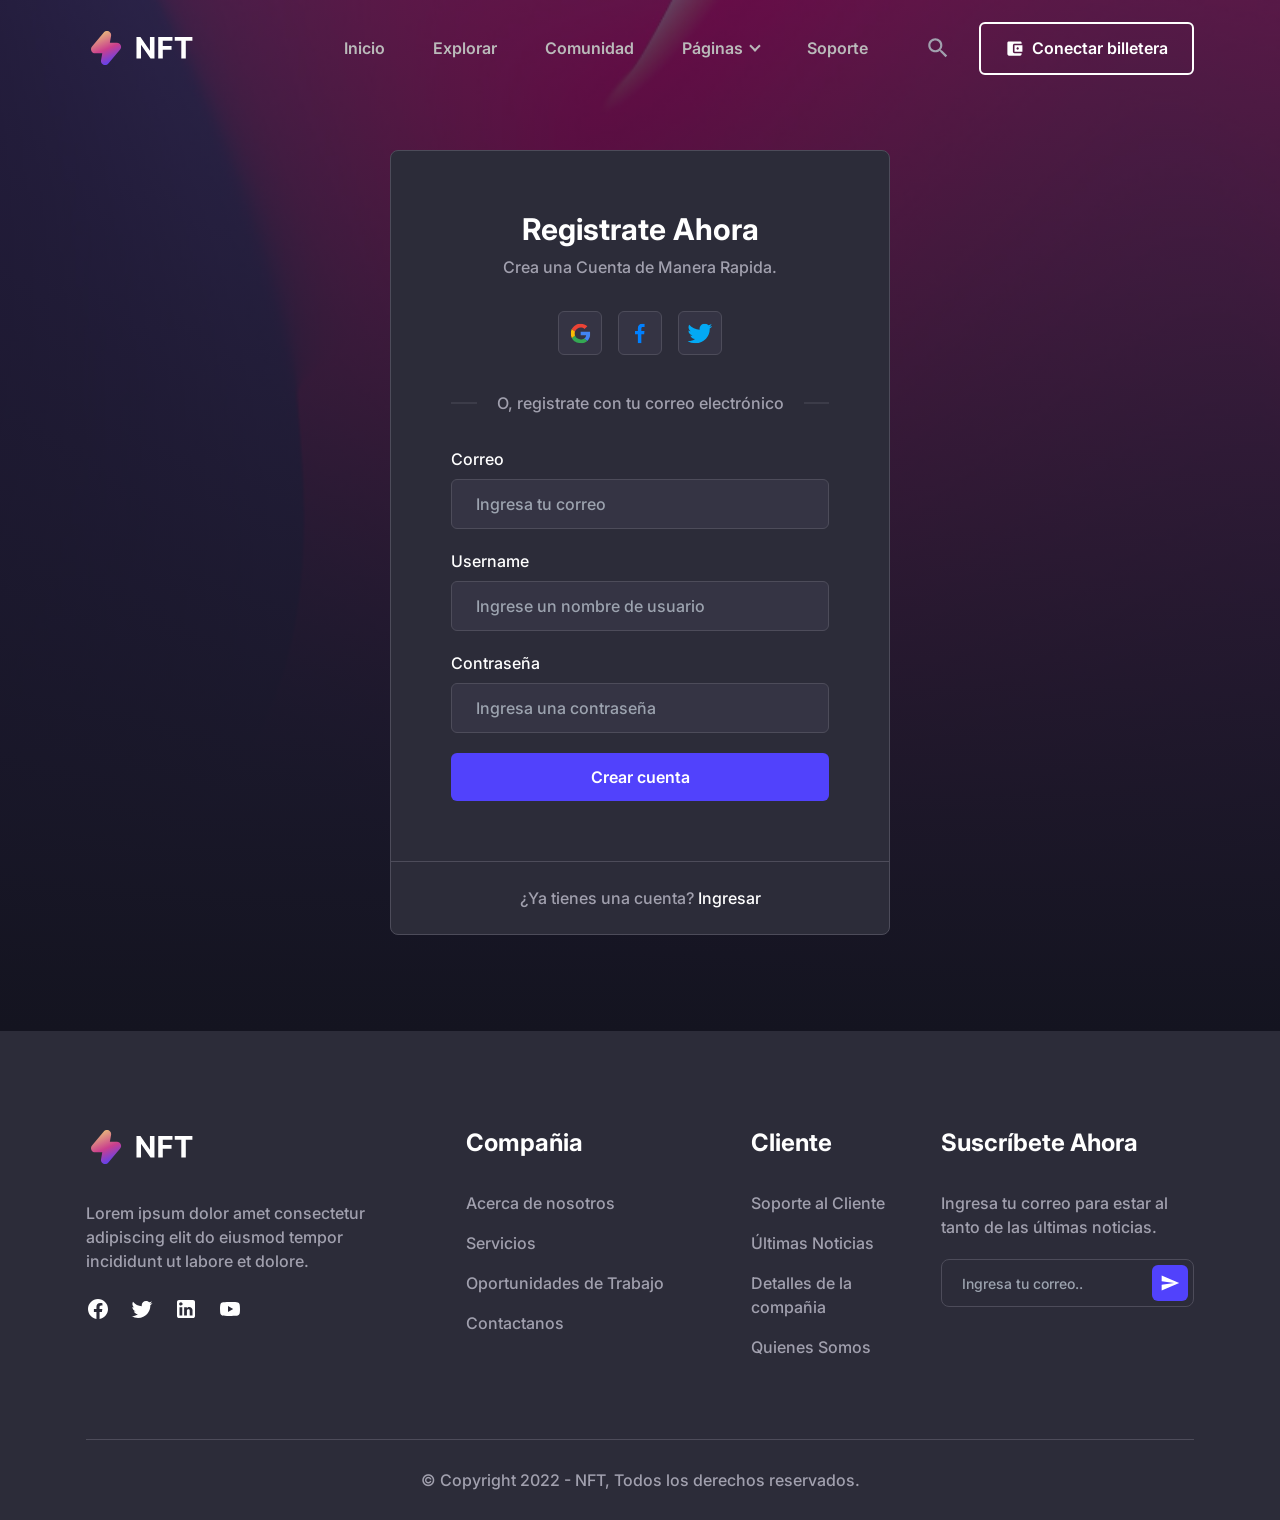
<file: signup.html>
<!DOCTYPE html>
<html lang="en">

<head>
  <meta charset="UTF-8" />
  <meta http-equiv="X-UA-Compatible" content="IE=edge" />
  <meta name="viewport" content="width=device-width, initial-scale=1.0" />
  <title>signup - NFT</title>
  <script type="text/javascript" nonce="79deb27c8d864769b9d5f4f479c"
    src="//local.adguard.org?ts=1670959751226&amp;type=content-script&amp;dmn=nft-tailwind.preview.uideck.com&amp;pth=%2Fsignup&amp;app=opera.exe&amp;css=3&amp;js=1&amp;rel=1&amp;rji=1&amp;sbe=1&amp;stealth=1&amp;st-push&amp;st-loc&amp;st-dnt&amp;st-1pcttl=4320"></script>
  <script type="text/javascript" nonce="79deb27c8d864769b9d5f4f479c"
    src="//local.adguard.org?ts=1670959751226&amp;name=AdGuard%20Extra&amp;name=AdGuard%20Popup%20Blocker&amp;type=user-script"></script>
  <link rel="shortcut icon" href="images/favicon.png" type="image/x-icon" />
  <link rel="stylesheet" href="css/animate.css" />
  <link rel="stylesheet" href="css/tailwind.css" />
  <script src="js/wow.min.js"></script>
  <script>
    // ===== wow js
    new WOW().init();
  </script>
  <script defer src="./js/alpine.min.js"></script>
</head>

<body class="a0" x-data="
      {
        scrolledFromTop: false
      }
    " x-init="window.pageYOffset >= 50 ? scrolledFromTop = true : scrolledFromTop = false"
  @scroll.window="window.pageYOffset >= 50 ? scrolledFromTop = true : scrolledFromTop = false">

  <header x-data="
        {
          navbarOpen: false,
          submenuOpen: false
        }
      " class="header a1 a2 a3 a4 a5 a6 a7 a8" :class="scrolledFromTop ? 'a9 aa ab ac ad' : ' a9' ">
    <div class="ae">
      <div class="af ag[-16px] a3 a5 ah">
        <div class="ai aj ak">
          <a href="index.html" class="header-logo al a4" :class="scrolledFromTop ? 'am lg:an' : 'ao lg:ap' ">
            <img src="images/logo.svg" alt="logo" class="aq aj" />
          </a>
        </div>
        <div class="a3 a4 a5 ah ak">
          <div>
            <button @click="navbarOpen = !navbarOpen " :class="navbarOpen && 'navbarTogglerActive' " id="navbarToggler"
              name="navbarToggler" aria-label="navbarToggler"
              class="ar as at/2 al au[-50%] av aw ax[6px] ay focus:az lg:aA">
              <span :class="navbarOpen && 'aB aC aD[7px]' " class="af aE[6px] al aF[2px] aG[30px] aH"></span>
              <span :class="navbarOpen && 'aI' " class="af aE[6px] al aF[2px] aG[30px] aH"></span>
              <span :class="navbarOpen && 'aD[-8px] aJ[135deg]' " class="af aE[6px] al aF[2px] aG[30px] aH"></span>
            </button>
            <nav :class="!navbarOpen && 'aA' " id="navbarCollapse"
              class="ar as aK a4 aL[250px] av aM aN lg:aO lg:al lg:a4 lg:aj lg:a6 aP lg:aQ lg:ak lg:aR xl:aS">
              <ul class="aT lg:a3">
                <li class="aU af">
                  <a href="index.html" class="aV a3 an aW aX aY[#bababa] group-hover:aZ lg:a_ lg:a10 lg:a11 lg:a12">
                    Inicio
                  </a>
                </li>
                <li class="aU af">
                  <a href="explore-items.html"
                    class="aV a3 an aW aX aY[#bababa] group-hover:aZ lg:a_ lg:a13 lg:a10 lg:a11 lg:a12 xl:a14">
                    Explorar
                  </a>
                </li>
                <li class="aU af">
                  <a href="https://discord.com/invite/SxNNgXBAQS" target="_blank" rel="nofollow"
                    class="aV a3 an aW aX aY[#bababa] group-hover:aZ lg:a_ lg:a13 lg:a10 lg:a11 lg:a12 xl:a14">
                    Comunidad
                  </a>
                </li>
                <li class="aU submenu-item af">
                  <a href="javascript:void(0)" @click="submenuOpen = !submenuOpen"
                    class="af aV a3 an aW aX aY[#bababa] after:ar after:a15 after:at/2 after:a16[-2px] after:a17 after:a18 after:au[-50%] after:aC after:a19 after:a1a after:a1b group-hover:aZ lg:a_ lg:a13 lg:a10 lg:a11 lg:a1c lg:a1d lg:after:a1e xl:a14">
                    Páginas
                  </a>
                  <div :class="submenuOpen ? 'al' : 'aA' "
                    class="submenu af aK a2 aG[250px] a1f aa a1g a1h[top] a1i group-hover:a1j lg:a1k lg:ar lg:aD[110%] lg:al lg:aI lg:aN lg:group-hover:a1l lg:group-hover:aK">
                    <a href="explore-items.html" class="al a1m ax[10px] ak a1n a1o aY[#bababa] hover:aZ">
                      Explorar contenido
                    </a>
                    <a href="item-details.html" class="al a1m ax[10px] ak a1n a1o aY[#bababa] hover:aZ">
                      Detalles del contenido
                    </a>
                    <a href="create-item.html" class="al a1m ax[10px] ak a1n a1o aY[#bababa] hover:aZ">
                      Crear un contenido
                    </a>
                    <a href="connect-wallet.html" class="al a1m ax[10px] ak a1n a1o aY[#bababa] hover:aZ">
                      Conectar una billetera
                    </a>
                    <a href="support.html" class="al a1m ax[10px] ak a1n a1o aY[#bababa] hover:aZ">
                      Soporte
                    </a>
                    <a href="signin.html" class="al a1m ax[10px] ak a1n a1o aY[#bababa] hover:aZ">
                      Ingresar
                    </a>
                    <a href="signup.html" class="al a1m ax[10px] ak a1n a1o aY[#bababa] hover:aZ">
                      Crear cuenta
                    </a>
                  </div>
                </li>
                <li class="aU af">
                  <a href="support.html"
                    class="aV a3 an aW aX aY[#bababa] group-hover:aZ lg:a_ lg:a13 lg:a10 lg:a11 lg:a12 xl:a14">
                    Soporte
                  </a>
                </li>
              </ul>
            </nav>
          </div>
          <div class="aA a1p a1q sm:a3 lg:a1r">
            <div class="aU af aA md:a3">
              <button class="aP a1s aW aX a1t a7 hover:a1u lg:ak xl:a1s" name="search" aria-label="search">
                <svg width="26" height="26" viewBox="0 0 26 26" fill="none" xmlns="http://www.w3.org/2000/svg">
                  <path
                    d="M10.2917 3.25C12.1592 3.25 13.9503 3.99189 15.2709 5.31246C16.5914 6.63303 17.3333 8.4241 17.3333 10.2917C17.3333 12.0358 16.6942 13.6392 15.6433 14.8742L15.9358 15.1667H16.7917L22.2083 20.5833L20.5833 22.2083L15.1667 16.7917V15.9358L14.8742 15.6433C13.6392 16.6942 12.0358 17.3333 10.2917 17.3333C8.4241 17.3333 6.63303 16.5914 5.31246 15.2709C3.99189 13.9503 3.25 12.1592 3.25 10.2917C3.25 8.4241 3.99189 6.63303 5.31246 5.31246C6.63303 3.99189 8.4241 3.25 10.2917 3.25ZM10.2917 5.41667C7.58333 5.41667 5.41667 7.58333 5.41667 10.2917C5.41667 13 7.58333 15.1667 10.2917 15.1667C13 15.1667 15.1667 13 15.1667 10.2917C15.1667 7.58333 13 5.41667 10.2917 5.41667Z"
                    fill="currentColor" />
                </svg>
              </button>
              <div
                class="a1k ar aD[110%] a1e aG[250px] a1f aa a1v aI a1w group-hover:a1l group-hover:aK group-hover:a1j">
                <form class="a3">
                  <input type="text" placeholder="Buscar..." class="a4 a6 an ak aZ a1x" />
                  <button class="aZ" name="search-button" aria-label="search-button">
                    <svg width="26" height="26" viewBox="0 0 26 26" fill="none" xmlns="http://www.w3.org/2000/svg">
                      <path
                        d="M10.2917 3.25C12.1592 3.25 13.9503 3.99189 15.2709 5.31246C16.5914 6.63303 17.3333 8.4241 17.3333 10.2917C17.3333 12.0358 16.6942 13.6392 15.6433 14.8742L15.9358 15.1667H16.7917L22.2083 20.5833L20.5833 22.2083L15.1667 16.7917V15.9358L14.8742 15.6433C13.6392 16.6942 12.0358 17.3333 10.2917 17.3333C8.4241 17.3333 6.63303 16.5914 5.31246 15.2709C3.99189 13.9503 3.25 12.1592 3.25 10.2917C3.25 8.4241 3.99189 6.63303 5.31246 5.31246C6.63303 3.99189 8.4241 3.25 10.2917 3.25ZM10.2917 5.41667C7.58333 5.41667 5.41667 7.58333 5.41667 10.2917C5.41667 13 7.58333 15.1667 10.2917 15.1667C13 15.1667 15.1667 13 15.1667 10.2917C15.1667 7.58333 13 5.41667 10.2917 5.41667Z"
                        fill="currentColor" />
                    </svg>
                  </button>
                </form>
              </div>
            </div>
            <a href="connect-wallet.html"
                class="a3 a5 a1f a1y a1z aP aS aW aX aZ a7 a1i a1A hover:a1B hover:a1C lg:ak xl:aS">
                <span class="a1D">
                  <svg width="19" height="25" viewBox="0 0 23 24" fill="none" xmlns="http://www.w3.org/2000/svg">
                    <path
                      d="M20.125 17.75V18.7083C20.125 19.2167 19.9231 19.7042 19.5636 20.0636C19.2042 20.4231 18.7167 20.625 18.2083 20.625H4.79167C3.72792 20.625 2.875 19.7625 2.875 18.7083V5.29167C2.875 4.78333 3.07693 4.29582 3.43638 3.93638C3.79582 3.57693 4.28334 3.375 4.79167 3.375H18.2083C18.7167 3.375 19.2042 3.57693 19.5636 3.93638C19.9231 4.29582 20.125 4.78333 20.125 5.29167V6.25H11.5C10.4363 6.25 9.58333 7.1125 9.58333 8.16667V15.8333C9.58333 16.3417 9.78527 16.8292 10.1447 17.1886C10.5042 17.5481 10.9917 17.75 11.5 17.75H20.125ZM11.5 15.8333H21.0833V8.16667H11.5V15.8333ZM15.3333 13.4375C14.9521 13.4375 14.5865 13.286 14.3169 13.0165C14.0473 12.7469 13.8958 12.3812 13.8958 12C13.8958 11.6188 14.0473 11.2531 14.3169 10.9835C14.5865 10.714 14.9521 10.5625 15.3333 10.5625C15.7146 10.5625 16.0802 10.714 16.3498 10.9835C16.6194 11.2531 16.7708 11.6188 16.7708 12C16.7708 12.3812 16.6194 12.7469 16.3498 13.0165C16.0802 13.286 15.7146 13.4375 15.3333 13.4375Z"
                      fill="white" />
                  </svg>
                </span>
                Conectar billetera
            </a>
          </div>
        </div>
      </div>
    </div>
  </header>


  <section class="af a2o a2p a38 a39 a3a a1E[150px] a1F" style="background-image: url('./images/hero/common-bg.jpg')">
    <div class="ar a2 a1 a3b a30 a4" style="
          background: linear-gradient(
            180deg,
            rgba(20, 20, 32, 0.65) 0%,
            #141420 100%
          );
        "></div>
    <div class="ae">
      <div class="a1J aL[500px] av a1W a1G aM">
        <div class="a3l a1G a3P a1H sm:a2T[60px]">
          <h1 class="a21 a1L a3n a1O aZ">
            Registrate Ahora
          </h1>
          <p class="a2e a1L aW a1o a1t">
            Crea una Cuenta de Manera Rapida.
          </p>
          <div class="a3B a3 a5 a1Z a3Q">
            <button class="a3 a3F a3R a5 a1Z a1f a1W a1G a20[#353444] hover:a1z hover:aH">
              <svg width="21" height="21" viewBox="0 0 21 21" fill="none" xmlns="http://www.w3.org/2000/svg">
                <g clip-path="url(#clip0_59_460)">
                  <path
                    d="M20.2522 10.7169C20.264 10.0466 20.1934 9.37738 20.0419 8.72363H10.7012V12.3419H16.1841C16.0802 12.9763 15.8465 13.5836 15.497 14.1272C15.1474 14.6708 14.6893 15.1396 14.1501 15.5052L14.131 15.6264L17.0846 17.8686L17.2891 17.8886C19.1682 16.1878 20.2518 13.6852 20.2518 10.7169"
                    fill="#4285F4" />
                  <path
                    d="M10.7012 20.2507C13.3874 20.2507 15.6425 19.384 17.2897 17.889L14.1502 15.5055C13.3101 16.0798 12.1826 16.4807 10.7012 16.4807C9.44313 16.4735 8.21929 16.0782 7.20334 15.3509C6.1874 14.6236 5.43095 13.6013 5.0413 12.429L4.92471 12.4387L1.85362 14.7678L1.81348 14.8772C2.6406 16.4927 3.90995 17.8508 5.4796 18.7998C7.04925 19.7487 8.85731 20.2511 10.7016 20.2507"
                    fill="#34A853" />
                  <path
                    d="M5.04097 12.4291C4.82336 11.8084 4.71107 11.157 4.70857 10.5008C4.71258 9.84561 4.82072 9.19505 5.02912 8.57251L5.02357 8.44326L1.91483 6.07666L1.81314 6.12405C1.1154 7.48166 0.751953 8.9806 0.751953 10.5007C0.751953 12.0208 1.1154 13.5197 1.81314 14.8773L5.04097 12.4291Z"
                    fill="#FBBC05" />
                  <path
                    d="M10.7011 4.52068C12.1267 4.49899 13.5055 5.01929 14.5481 5.97241L17.356 3.28568C15.5551 1.63002 13.1702 0.721576 10.7011 0.750678C8.85685 0.750248 7.0488 1.25258 5.47915 2.2015C3.9095 3.15042 2.64013 4.50853 1.81299 6.12395L5.03011 8.57241C5.42359 7.40027 6.18255 6.37872 7.2 5.6518C8.21744 4.92487 9.44203 4.52924 10.7011 4.52068Z"
                    fill="#EB4335" />
                </g>
                <defs>
                  <clipPath id="clip0_59_460">
                    <rect width="19.5" height="19.5" fill="white" transform="translate(0.751953 0.750732)" />
                  </clipPath>
                </defs>
              </svg>
            </button>
            <button class="a3 a3F a3R a5 a1Z a1f a1W a1G a20[#353444] hover:a1z hover:aH">
              <svg width="10" height="21" viewBox="0 0 10 21" fill="none" xmlns="http://www.w3.org/2000/svg">
                <g clip-path="url(#clip0_59_456)">
                  <path
                    d="M6.32902 20.2481V11.3552H9.20362L9.63399 7.88957H6.32902V5.67683C6.32902 4.67346 6.59737 3.9896 7.98313 3.9896L9.75049 3.98875V0.889099C9.44469 0.847017 8.39564 0.752686 7.17516 0.752686C4.62703 0.752686 2.88252 2.36771 2.88252 5.33377V7.88966H0.000488281V11.3553H2.88243V20.2482L6.32902 20.2481Z"
                    fill="#0080FF" />
                </g>
                <defs>
                  <clipPath id="clip0_59_456">
                    <rect width="9.75" height="19.5" fill="white" transform="translate(0.000488281 0.749512)" />
                  </clipPath>
                </defs>
              </svg>
            </button>
            <button class="a3 a3F a3R a5 a1Z a1f a1W a1G a20[#353444] hover:a1z hover:aH">
              <svg width="26" height="21" viewBox="0 0 26 21" fill="none" xmlns="http://www.w3.org/2000/svg">
                <g clip-path="url(#clip0_59_452)">
                  <path
                    d="M25.249 3.05699C24.318 3.45078 23.3334 3.7125 22.3254 3.8341C23.3877 3.22292 24.1819 2.25512 24.5574 1.11408C23.5631 1.68596 22.4752 2.08873 21.3408 2.30497C20.6451 1.58418 19.7419 1.08302 18.7485 0.866664C17.7551 0.650309 16.7176 0.728762 15.7709 1.09182C14.8241 1.45488 14.0119 2.08576 13.4398 2.90242C12.8678 3.71908 12.5623 4.68375 12.5632 5.67101C12.5593 6.04774 12.5987 6.42372 12.6808 6.79197C10.6622 6.696 8.68727 6.188 6.88505 5.30117C5.08283 4.41435 3.49392 3.16866 2.22219 1.64556C1.56927 2.72792 1.36694 4.0111 1.65648 5.23321C1.94603 6.45531 2.70563 7.52418 3.78024 8.22167C2.97741 8.20064 2.19156 7.99278 1.48889 7.61563V7.66924C1.49021 8.80546 1.89517 9.90655 2.6356 10.7872C3.37603 11.6678 4.40671 12.2742 5.55417 12.5042C5.12007 12.6152 4.67269 12.6697 4.22379 12.6663C3.90145 12.6718 3.57943 12.6436 3.26332 12.5822C3.59125 13.5587 4.22327 14.4126 5.07236 15.0264C5.92145 15.6402 6.94586 15.9837 8.00459 16.0096C6.20857 17.3716 3.99357 18.1105 1.71355 18.1083C1.30763 18.1109 0.90196 18.0882 0.499023 18.0405C2.81914 19.4903 5.5227 20.2572 8.28278 20.2486C17.6196 20.2486 22.7245 12.7486 22.7245 6.24757C22.7245 6.02996 22.7167 5.82015 22.7059 5.61155C23.7067 4.91703 24.5685 4.05134 25.249 3.05699Z"
                    fill="#03A9F4" />
                </g>
                <defs>
                  <clipPath id="clip0_59_452">
                    <rect width="24.75" height="19.5" fill="white" transform="translate(0.499023 0.749512)" />
                  </clipPath>
                </defs>
              </svg>
            </button>
          </div>
          <div class="af a2o a2e a3 a5 a1Z">
            <span class="ar at/2 a2 a3b aA aF[1px] a4 a2m/2 a3O sm:al"></span>
            <p class="aM aW a1o a1t sm:a2u">
              O, registrate con tu correo electrónico
            </p>
          </div>
          <form>
            <div class="a1Y">
              <label for="email" class="a21 al aW a1o aZ">
                Correo
              </label>
              <input type="email" name="email" id="email" placeholder="Ingresa tu correo"
                class="a4 a1f a1W a1G a20[#353444] aP aS aW a1o a1t a1x a1w focus:a20[#454457] focus:a2H" />
            </div>
            <div class="a1Y">
              <label for="Nombre de Usuario" class="a21 al aW a1o aZ">
                Username
              </label>
              <input type="text" name="username" id="username" placeholder="Ingrese un nombre de usuario"
                class="a4 a1f a1W a1G a20[#353444] aP aS aW a1o a1t a1x a1w focus:a20[#454457] focus:a2H" />
            </div>
            <div class="a1Y">
              <label for="password" class="a21 al aW a1o aZ">
                Contraseña
              </label>
              <input type="password" name="password" id="password" placeholder="Ingresa una contraseña"
                class="a4 a1f a1W a1G a20[#353444] aP aS aW a1o a1t a1x a1w focus:a20[#454457] focus:a2H" />
            </div>
            <button class="a3 a4 a5 a1Z a1f a1C a1v aW aX aZ hover:a36">
              Crear cuenta
            </button>
          </form>
        </div>
        <p class="a3o a1L aW a1o a1t">
          ¿Ya tienes una cuenta?
          <a href="javascript:void(0)" class="aZ hover:a1u">
            Ingresar
          </a>
        </p>
      </div>
    </div>
  </section>


  <footer class="aM a24">
    <div class="ae">
      <div class="a1R a3 a1S">
        <div class="a4 ak sm:a25/12 lg:a26/12 xl:a27/12">
          <div class="a28">
            <div class="aL[300px]">
              <a href="index.html" class="a29 a2a">
                <img src="images/logo.svg" alt="logo" class="aq" />
              </a>
              <p class="a2b aW a1o a1t">
                Lorem ipsum dolor amet consectetur adipiscing elit do eiusmod
                tempor incididunt ut labore et dolore.
              </p>
              <div class="a3 a5">
                <a href="https://www.facebook.com/NFToken/" target="_blank" name="social-link" aria-label="social-link" class="a2c aZ hover:a1u">
                  <svg width="24" height="24" viewBox="0 0 24 24" class="a2d">
                    <path
                      d="M12 2.04C6.5 2.04 2 6.53 2 12.06C2 17.06 5.66 21.21 10.44 21.96V14.96H7.9V12.06H10.44V9.85C10.44 7.34 11.93 5.96 14.22 5.96C15.31 5.96 16.45 6.15 16.45 6.15V8.62H15.19C13.95 8.62 13.56 9.39 13.56 10.18V12.06H16.34L15.89 14.96H13.56V21.96C15.9164 21.5878 18.0622 20.3855 19.6099 18.5701C21.1576 16.7546 22.0054 14.4456 22 12.06C22 6.53 17.5 2.04 12 2.04Z" />
                  </svg>
                </a>
                <a href="https://twitter.com/nft_protocol" target="_blank" name="social-link" aria-label="social-link" class="a2c aZ hover:a1u">
                  <svg width="24" height="24" viewBox="0 0 24 24" class="a2d">
                    <path
                      d="M22.46 6C21.69 6.35 20.86 6.58 20 6.69C20.88 6.16 21.56 5.32 21.88 4.31C21.05 4.81 20.13 5.16 19.16 5.36C18.37 4.5 17.26 4 16 4C13.65 4 11.73 5.92 11.73 8.29C11.73 8.63 11.77 8.96 11.84 9.27C8.27998 9.09 5.10998 7.38 2.99998 4.79C2.62998 5.42 2.41998 6.16 2.41998 6.94C2.41998 8.43 3.16998 9.75 4.32998 10.5C3.61998 10.5 2.95998 10.3 2.37998 10C2.37998 10 2.37998 10 2.37998 10.03C2.37998 12.11 3.85998 13.85 5.81998 14.24C5.45998 14.34 5.07998 14.39 4.68998 14.39C4.41998 14.39 4.14998 14.36 3.88998 14.31C4.42998 16 5.99998 17.26 7.88998 17.29C6.42998 18.45 4.57998 19.13 2.55998 19.13C2.21998 19.13 1.87998 19.11 1.53998 19.07C3.43998 20.29 5.69998 21 8.11998 21C16 21 20.33 14.46 20.33 8.79C20.33 8.6 20.33 8.42 20.32 8.23C21.16 7.63 21.88 6.87 22.46 6Z" />
                  </svg>
                </a>
                <a href="https://www.linkedin.com/company/nftdotcom" target="_blank" name="social-link" aria-label="social-link" class="a2c aZ hover:a1u">
                  <svg width="24" height="24" viewBox="0 0 24 24" class="a2d">
                    <path
                      d="M19 3C19.5304 3 20.0391 3.21071 20.4142 3.58579C20.7893 3.96086 21 4.46957 21 5V19C21 19.5304 20.7893 20.0391 20.4142 20.4142C20.0391 20.7893 19.5304 21 19 21H5C4.46957 21 3.96086 20.7893 3.58579 20.4142C3.21071 20.0391 3 19.5304 3 19V5C3 4.46957 3.21071 3.96086 3.58579 3.58579C3.96086 3.21071 4.46957 3 5 3H19ZM18.5 18.5V13.2C18.5 12.3354 18.1565 11.5062 17.5452 10.8948C16.9338 10.2835 16.1046 9.94 15.24 9.94C14.39 9.94 13.4 10.46 12.92 11.24V10.13H10.13V18.5H12.92V13.57C12.92 12.8 13.54 12.17 14.31 12.17C14.6813 12.17 15.0374 12.3175 15.2999 12.5801C15.5625 12.8426 15.71 13.1987 15.71 13.57V18.5H18.5ZM6.88 8.56C7.32556 8.56 7.75288 8.383 8.06794 8.06794C8.383 7.75288 8.56 7.32556 8.56 6.88C8.56 5.95 7.81 5.19 6.88 5.19C6.43178 5.19 6.00193 5.36805 5.68499 5.68499C5.36805 6.00193 5.19 6.43178 5.19 6.88C5.19 7.81 5.95 8.56 6.88 8.56ZM8.27 18.5V10.13H5.5V18.5H8.27Z" />
                  </svg>
                </a>
                <a href="https://www.youtube.com/watch?v=0KrdRZVr-q4" target="_blank" name="social-link" aria-label="social-link" class="a2c aZ hover:a1u">
                  <svg width="24" height="24" viewBox="0 0 24 24" class="a2d">
                    <path
                      d="M10 15L15.19 12L10 9V15ZM21.56 7.17C21.69 7.64 21.78 8.27 21.84 9.07C21.91 9.87 21.94 10.56 21.94 11.16L22 12C22 14.19 21.84 15.8 21.56 16.83C21.31 17.73 20.73 18.31 19.83 18.56C19.36 18.69 18.5 18.78 17.18 18.84C15.88 18.91 14.69 18.94 13.59 18.94L12 19C7.81 19 5.2 18.84 4.17 18.56C3.27 18.31 2.69 17.73 2.44 16.83C2.31 16.36 2.22 15.73 2.16 14.93C2.09 14.13 2.06 13.44 2.06 12.84L2 12C2 9.81 2.16 8.2 2.44 7.17C2.69 6.27 3.27 5.69 4.17 5.44C4.64 5.31 5.5 5.22 6.82 5.16C8.12 5.09 9.31 5.06 10.41 5.06L12 5C16.19 5 18.8 5.16 19.83 5.44C20.73 5.69 21.31 6.27 21.56 7.17Z" />
                  </svg>
                </a>
              </div>
            </div>
          </div>
        </div>
        <div class="a4 ak sm:a25/12 lg:a26/12 xl:a26/12">
          <div class="a28">
            <h2 class="a2e a2f a1O aZ">
              Compañia
            </h2>
            <ul>
              <li>
                <a href="javascript:void(0)" class="a1M a2a aW a1o a1t a7 hover:aZ">
                  Acerca de nosotros
                </a>
              </li>
              <li>
                <a href="javascript:void(0)" class="a1M a2a aW a1o a1t a7 hover:aZ">
                  Servicios
                </a>
              </li>
              <li>
                <a href="javascript:void(0)" class="a1M a2a aW a1o a1t a7 hover:aZ">
                  Oportunidades de Trabajo
                </a>
              </li>
              <li>
                <a href="javascript:void(0)" class="a1M a2a aW a1o a1t a7 hover:aZ">
                  Contactanos
                </a>
              </li>
            </ul>
          </div>
        </div>
        <div class="a4 ak sm:a25/12 lg:a26/12 xl:a18/12">
          <div class="a28">
            <h2 class="a2e a2f a1O aZ">
              Cliente
            </h2>
            <ul>
              <li>
                <a href="javascript:void(0)" class="a1M a2a aW a1o a1t a7 hover:aZ">
                  Soporte al Cliente
                </a>
              </li>
              <li>
                <a href="javascript:void(0)" class="a1M a2a aW a1o a1t a7 hover:aZ">
                  Últimas Noticias
                </a>
              </li>
              <li>
                <a href="javascript:void(0)" class="a1M a2a aW a1o a1t a7 hover:aZ">
                  Detalles de la compañia
                </a>
              </li>
              <li>
                <a href="javascript:void(0)" class="a1M a2a aW a1o a1t a7 hover:aZ">
                  Quienes Somos
                </a>
              </li>
            </ul>
          </div>
        </div>
        <div class="a4 ak sm:a25/12 lg:a26/12 xl:a26/12">
          <div class="a28">
            <h2 class="a2e a2f a1O aZ">
              Suscríbete Ahora
            </h2>
            <p class="a1Y aW a1o a1t">
              Ingresa tu correo para estar al tanto de las últimas noticias.
            </p>
            <form class="af">
              <input type="email" name="newslettersEmail" placeholder="Ingresa tu correo.."
                class="a2g a4 av a1W a1G a6 a2h a2i a1n a1o aZ a1x focus:a1B" />
              <button type="submit" name="submit" aria-label="submit"
                class="ar a2j[6px] at/2 a3 a2k a2l a2m/2 a5 a1Z a1f a1C aZ">
                <svg width="20" height="20" viewBox="0 0 20 20" class="a2d">
                  <path d="M1.66669 17.5L19.1667 10L1.66669 2.5V8.33333L14.1667 10L1.66669 11.6667V17.5Z" />
                </svg>
              </button>
            </form>
          </div>
        </div>
      </div>
      <div class="a2n a1G">
        <div class="ap a1L">
          <p class="aW a1o a1t">
            &copy; Copyright 2022 - NFT, Todos los derechos reservados.
          </p>
        </div>
      </div>
    </div>
  </footer>

</body>

</html>
</file>
<file: css/tiny-slider.css>
.tns-outer {
  padding: 0 !important;
}
.tns-outer [hidden] {
  display: none !important;
}
.tns-outer [aria-controls],
.tns-outer [data-action] {
  cursor: pointer;
}
.tns-slider {
  -webkit-transition: all 0s;
  -moz-transition: all 0s;
  transition: all 0s;
}
.tns-slider > .tns-item {
  -webkit-box-sizing: border-box;
  -moz-box-sizing: border-box;
  box-sizing: border-box;
}
.tns-horizontal.tns-subpixel {
  white-space: nowrap;
}
.tns-horizontal.tns-subpixel > .tns-item {
  display: inline-block;
  vertical-align: top;
  white-space: normal;
}
.tns-horizontal.tns-no-subpixel:after {
  content: "";
  display: table;
  clear: both;
}
.tns-horizontal.tns-no-subpixel > .tns-item {
  float: left;
}
.tns-horizontal.tns-carousel.tns-no-subpixel > .tns-item {
  margin-right: -100%;
}
.tns-no-calc {
  position: relative;
  left: 0;
}
.tns-gallery {
  position: relative;
  left: 0;
  min-height: 1px;
}
.tns-gallery > .tns-item {
  position: absolute;
  left: -100%;
  -webkit-transition: transform 0s, opacity 0s;
  -moz-transition: transform 0s, opacity 0s;
  transition: transform 0s, opacity 0s;
}
.tns-gallery > .tns-slide-active {
  position: relative;
  left: auto !important;
}
.tns-gallery > .tns-moving {
  -webkit-transition: all 0.25s;
  -moz-transition: all 0.25s;
  transition: all 0.25s;
}
.tns-autowidth {
  display: inline-block;
}
.tns-lazy-img {
  -webkit-transition: opacity 0.6s;
  -moz-transition: opacity 0.6s;
  transition: opacity 0.6s;
  opacity: 0.6;
}
.tns-lazy-img.tns-complete {
  opacity: 1;
}
.tns-ah {
  -webkit-transition: height 0s;
  -moz-transition: height 0s;
  transition: height 0s;
}
.tns-ovh {
  overflow: hidden;
}
.tns-visually-hidden {
  position: absolute;
  left: -10000em;
}
.tns-transparent {
  opacity: 0;
  visibility: hidden;
}
.tns-fadeIn {
  opacity: 1;
  filter: alpha(opacity=100);
  z-index: 0;
}
.tns-normal,
.tns-fadeOut {
  opacity: 0;
  filter: alpha(opacity=0);
  z-index: -1;
}
.tns-vpfix {
  white-space: nowrap;
}
.tns-vpfix > div,
.tns-vpfix > li {
  display: inline-block;
}
.tns-t-subp2 {
  margin: 0 auto;
  width: 310px;
  position: relative;
  height: 10px;
  overflow: hidden;
}
.tns-t-ct {
  width: 2333.3333333%;
  width: -webkit-calc(100% * 70 / 3);
  width: -moz-calc(100% * 70 / 3);
  width: calc(100% * 70 / 3);
  position: absolute;
  right: 0;
}
.tns-t-ct:after {
  content: "";
  display: table;
  clear: both;
}
.tns-t-ct > div {
  width: 1.4285714%;
  width: -webkit-calc(100% / 70);
  width: -moz-calc(100% / 70);
  width: calc(100% / 70);
  height: 10px;
  float: left;
}

/*# sourceMappingURL=sourcemaps/tiny-slider.css.map */
</file>
